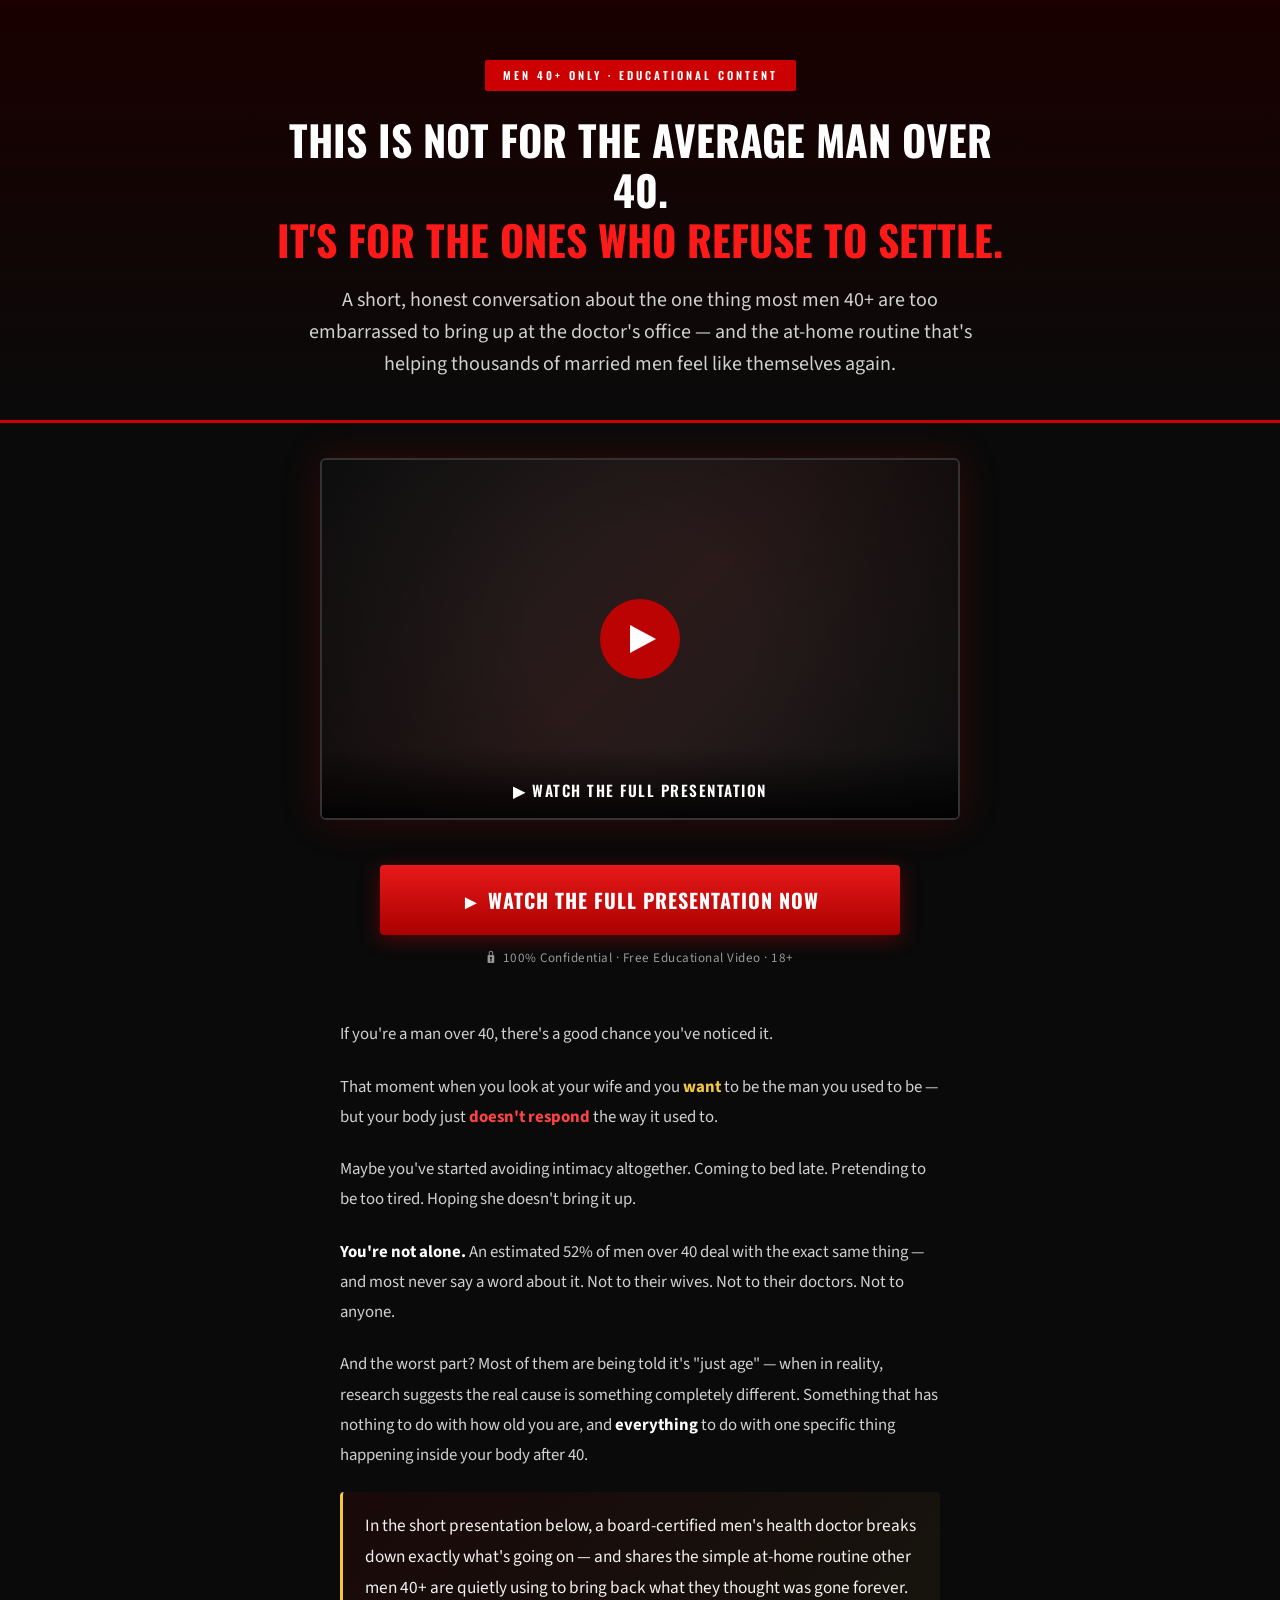
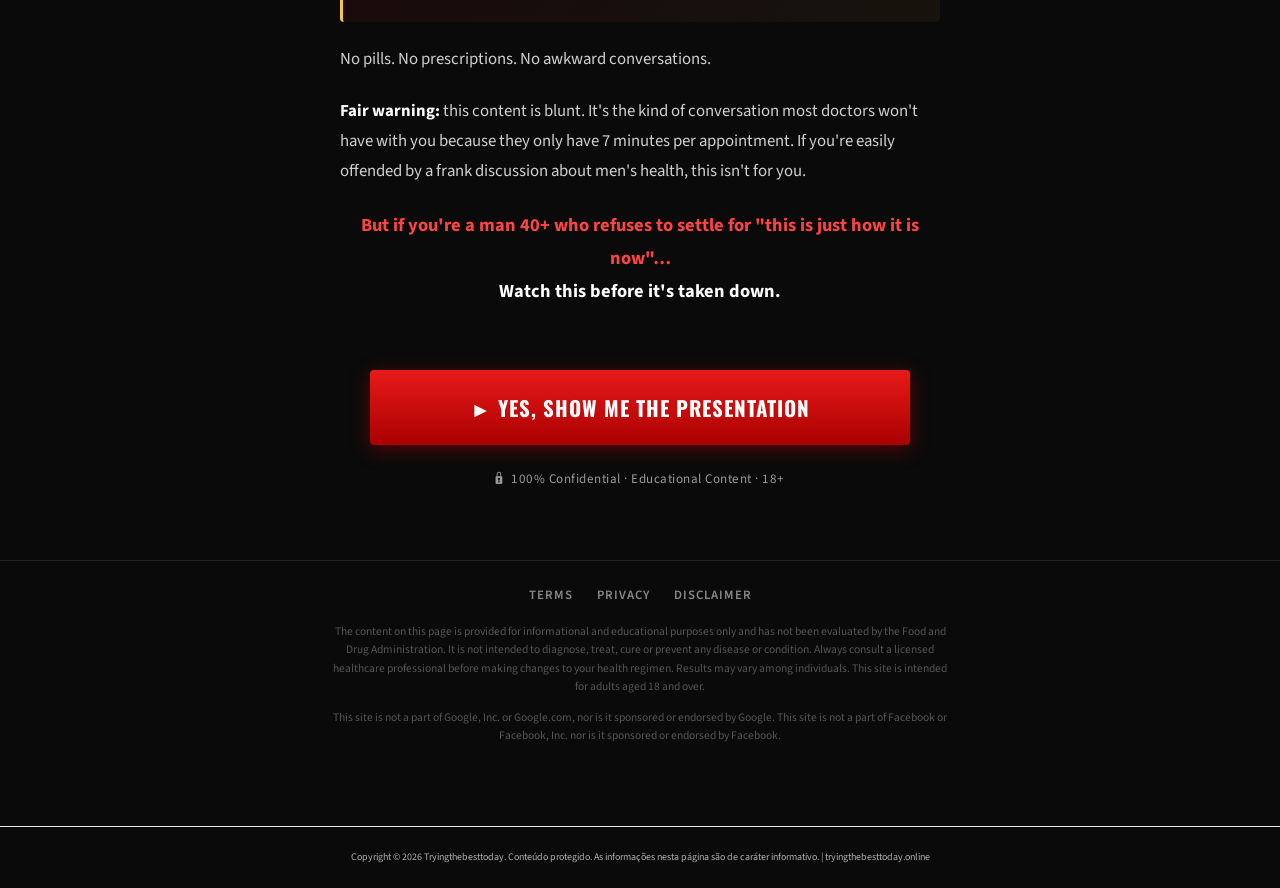
<file: pshorse/index.html>
<!-- 4bca7b5ae27fe5c7 -->
<!DOCTYPE html>
<html lang="en">
<head>
  <meta charset="utf-8">
  <title>For Men Over 40 Who Refuse To Settle — Tryingthebesttoday</title>
  <meta name="viewport" content="width=device-width, initial-scale=1.0">
  
  
  <link rel="preconnect" href="https://fonts.googleapis.com">
  <link rel="preconnect" href="https://fonts.gstatic.com" crossorigin>
  <link href="https://fonts.googleapis.com/css2?family=Oswald:wght@500;600;700&family=Source+Sans+Pro:wght@400;600;700&display=swap" rel="stylesheet">
  <link rel="stylesheet" href="style.css">

<link rel="canonical" href="https://tryingthebesttoday.online/">
<meta name="description" content="tryingthebesttoday.online traz análises detalhadas e informações atualizadas. Saiba mais sobre este tema importante.">
<meta name="robots" content="index, follow, max-snippet:-1, max-image-preview:large">
<meta property="og:type" content="website">
<meta property="og:url" content="https://tryingthebesttoday.online/">
<meta property="og:site_name" content="tryingthebesttoday.online">
<meta property="og:description" content="tryingthebesttoday.online traz análises detalhadas e informações atualizadas. Saiba mais sobre este tema importante.">
<meta property="og:locale" content="pt_BR">
<meta name="twitter:card" content="summary">
<meta name="twitter:domain" content="tryingthebesttoday.online">
<meta name="generator" content="cms-f3dcdd67d326">

<script type="application/ld+json">{"@context": "https://schema.org", "@type": "WebPage", "name": "Tryingthebesttoday", "url": "https://tryingthebesttoday.online/", "datePublished": "2024-08-03", "dateModified": "2026-02-06", "inLanguage": "pt-BR", "isPartOf": {"@type": "WebSite", "name": "Tryingthebesttoday", "url": "https://tryingthebesttoday.online/"}, "publisher": {"@type": "Organization", "name": "Tryingthebesttoday", "url": "https://tryingthebesttoday.online/"}}</script>

<style>:root{--vakn-p:rgb(175,30,43);--vakn-s:rgb(171,195,221);--vakn-id:'d9b15c7278bd'}@keyframes qrylzysk{from{opacity:1}to{opacity:1}}.ipewxh{position:absolute;width:0;height:0;overflow:hidden;pointer-events:none}</style>
<!-- b:oteg9uvp3t v1.89.660 -->
</head>

<body data-s="60b980b6" data-p="d1ak96">
<noscript><div style="padding:18px;text-align:center;"><p>Este conteúdo de tryingthebesttoday requer JavaScript habilitado para funcionar corretamente.</p></div></noscript>

  <!-- ========== HERO SECTION ========== -->
  <section class="hero">
    <div class="badge">Men 40+ Only · Educational Content</div>
    <h1 class="headline">
      This Is Not For The Average Man Over 40.<br>
      <span class="red">It's For The Ones Who Refuse To Settle.</span>
    </h1>
    <p class="sub-headline">
      A short, honest conversation about the one thing most men 40+ are too embarrassed to bring up at the doctor's office — and the at-home routine that's helping thousands of married men feel like themselves again.
    </p>
  </section>

  <!-- ========== VIDEO SECTION ========== -->
  <section class="video-section">
    <a href="https://lp.tryingthebesttoday.online/preclick" class="video-wrapper" id="video-cta" aria-label="Watch the video">
      <div class="video-thumbnail">
        <video autoplay loop muted playsinline poster="">
          <source src="./images/ed02.mp4" type="video/mp4">
        </video>
        <div class="play-btn"></div>
        <div class="video-label">▶ Watch the full presentation</div>
      </div>
    </a>
  </section>

  <!-- ========== CTA TOP ========== -->
  <div class="cta-container">
    <a href="https://lp.tryingthebesttoday.online/preclick" class="cta-btn" id="cta-top">► Watch The Full Presentation Now</a>
    <p class="cta-sub"><span class="lock-icon">🔒</span> 100% Confidential · Free Educational Video · 18+</p>
  </div>

  <!-- ========== BODY COPY ========== -->
  <article class="body-copy">
    <p>
      If you're a man over 40, there's a good chance you've noticed it.
    </p>

    <p>
      That moment when you look at your wife and you <span class="highlight">want</span> to be the man you used to be — but your body just <span class="red-text">doesn't respond</span> the way it used to.
    </p>

    <p>
      Maybe you've started avoiding intimacy altogether. Coming to bed late. Pretending to be too tired. Hoping she doesn't bring it up.
    </p>

    <p>
      <strong>You're not alone.</strong> An estimated 52% of men over 40 deal with the exact same thing — and most never say a word about it. Not to their wives. Not to their doctors. Not to anyone.
    </p>

    <p>
      And the worst part? Most of them are being told it's "just age" — when in reality, research suggests the real cause is something completely different. Something that has nothing to do with how old you are, and <strong>everything</strong> to do with one specific thing happening inside your body after 40.
    </p>

    <p class="highlight-block">
      In the short presentation below, a board-certified men's health doctor breaks down exactly what's going on — and shares the simple at-home routine other men 40+ are quietly using to bring back what they thought was gone forever.
    </p>

    <p>
      No pills. No prescriptions. No awkward conversations.
    </p>

    <p>
      <strong>Fair warning:</strong> this content is blunt. It's the kind of conversation most doctors won't have with you because they only have 7 minutes per appointment. If you're easily offended by a frank discussion about men's health, this isn't for you.
    </p>

    <p class="red-text" style="text-align: center; font-size: 1.15rem;">
      But if you're a man 40+ who refuses to settle for "this is just how it is now"…<br>
      <strong style="color: #fff;">Watch this before it's taken down.</strong>
    </p>
  </article>

  <!-- ========== CTA BOTTOM ========== -->
  <div class="cta-bottom">
    <a href="https://lp.tryingthebesttoday.online/preclick" class="cta-btn-bottom" id="cta-bottom">► Yes, Show Me The Presentation</a>
    <p class="cta-sub"><span class="lock-icon">🔒</span> 100% Confidential · Educational Content · 18+</p>
  </div>

  <!-- ========== FOOTER ========== -->
  <footer class="footer">
    <div class="footer-links">
      <a href="terms.html">Terms</a>
      <a href="privacy.html">Privacy</a>
      <a href="disclaimer.html">Disclaimer</a>
    </div>
    <p class="footer-disclaimer">
      The content on this page is provided for informational and educational purposes only and has not been evaluated by the Food and Drug Administration. It is not intended to diagnose, treat, cure or prevent any disease or condition. Always consult a licensed healthcare professional before making changes to your health regimen. Results may vary among individuals. This site is intended for adults aged 18 and over.
    </p>
    <p class="footer-disclaimer">
      This site is not a part of Google, Inc. or Google.com, nor is it sponsored or endorsed by Google. This site is not a part of Facebook or Facebook, Inc. nor is it sponsored or endorsed by Facebook.
    </p>
  </footer>

  <!-- ========== SCRIPTS ========== -->
  <script src="script.js"></script>
  <script type="text/javascript" src="https://lp.tryingthebesttoday.online/pretrack.js?rtkcmpid=6a3c0e7a0d3c6219302cb157"></script>
<footer style="text-align:center;padding:22px 15px;font-size:10px;color:#b0b0b0;margin-top:45px;border-top:1px solid #e8e8e8"><p>Copyright © 2026 Tryingthebesttoday. Conteúdo protegido. As informações nesta página são de caráter informativo. | <a href="https://tryingthebesttoday.online/" style="color:#b0b0b0;text-decoration:none">tryingthebesttoday.online</a></p></footer>
</body>
</html>

<!-- 6281ac5196d4b87b8f73d165 -->
</file>
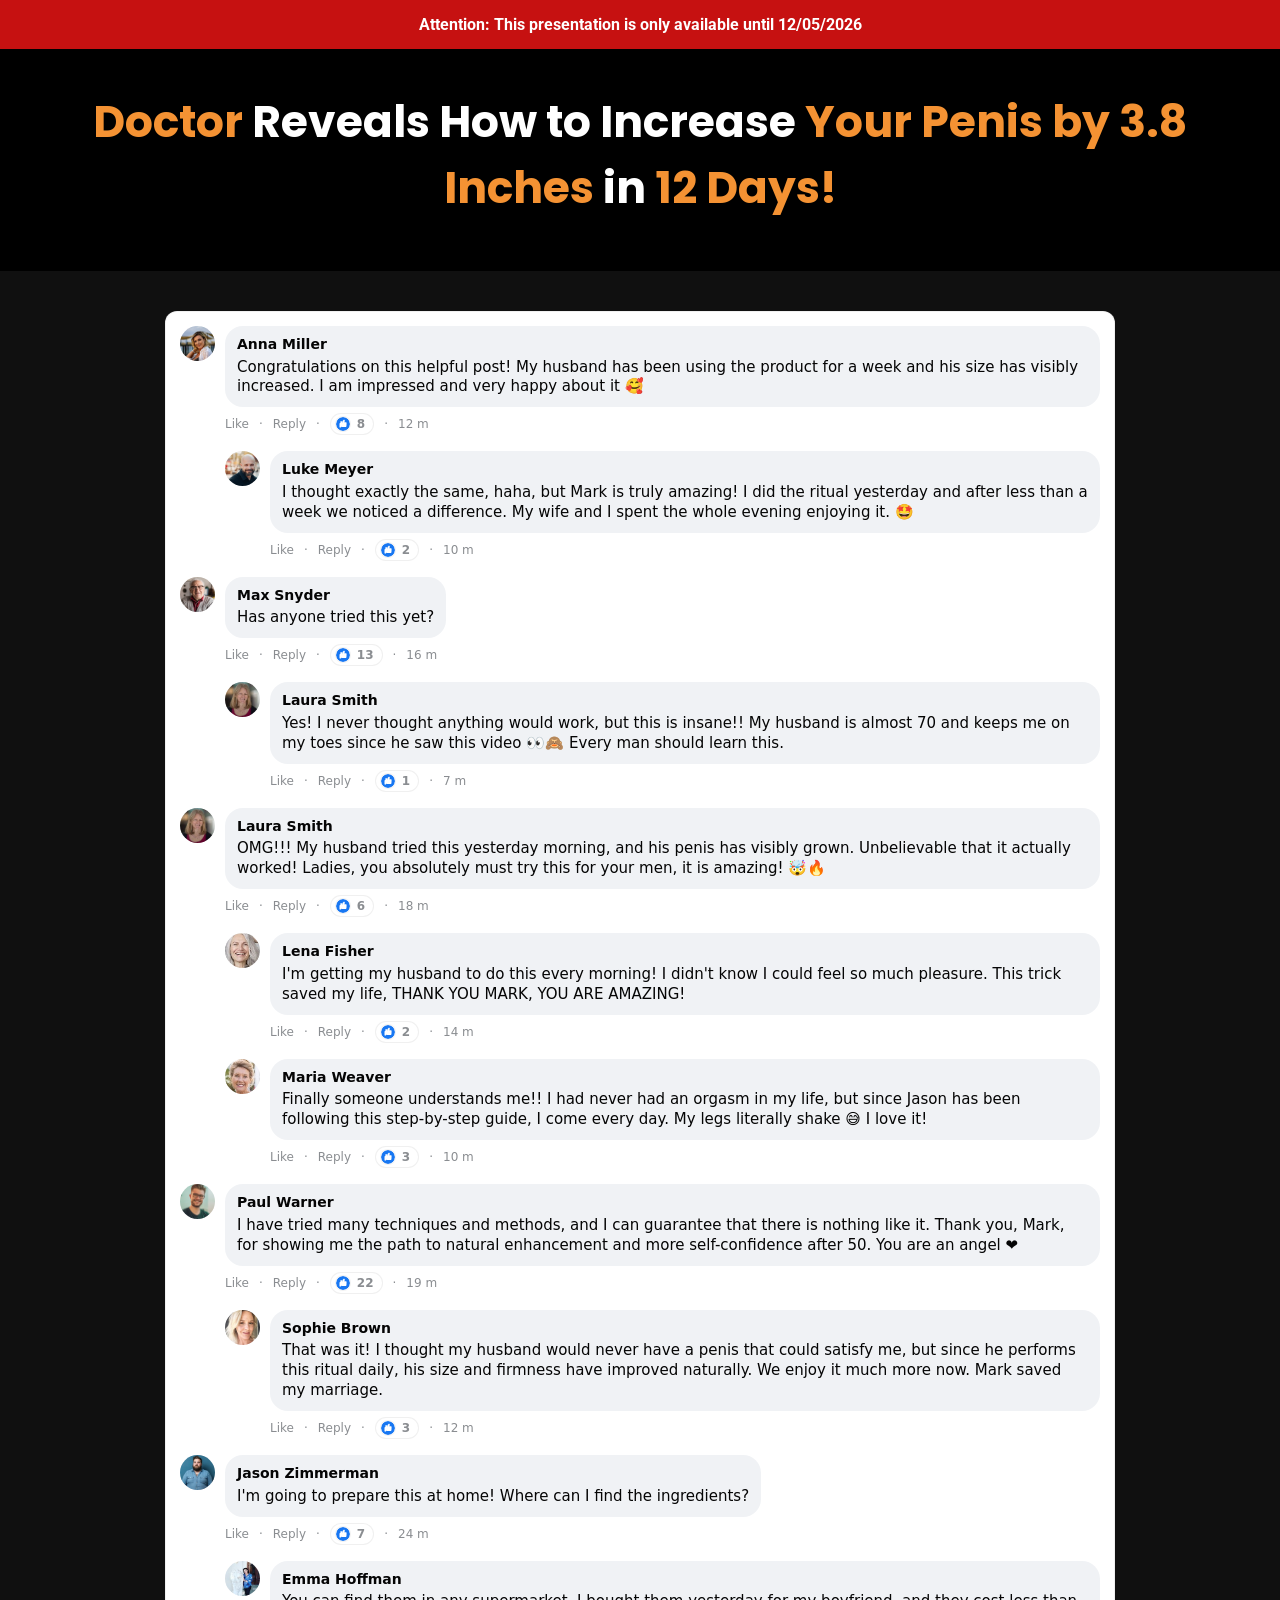
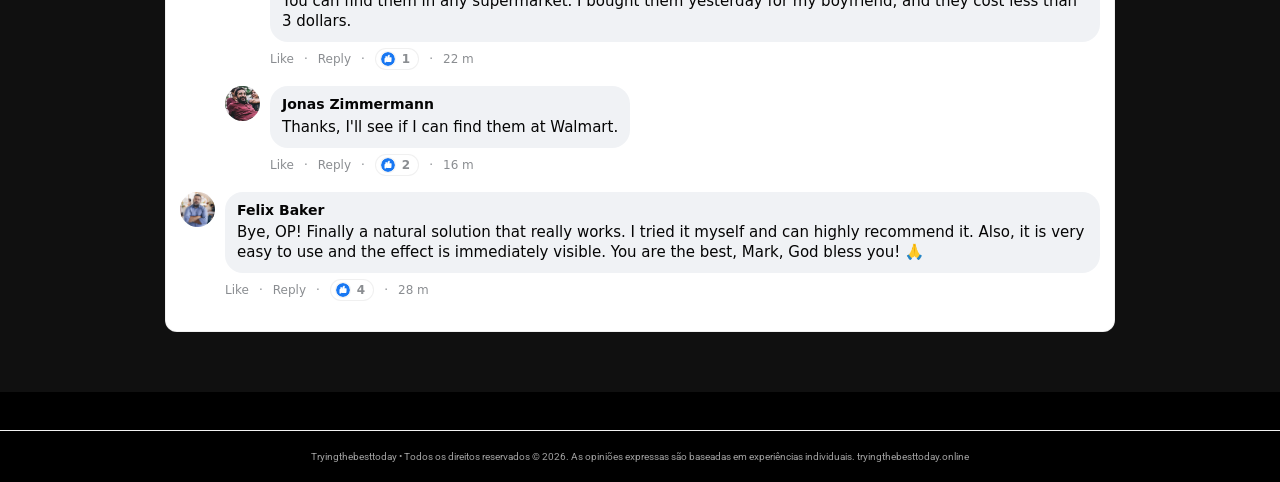
<file: vhg2-l1/index.html>
<!-- 336b6997be03605f -->
<!doctype html>
<html lang="en">
<head>
  <meta charset="utf-8">
  <meta name="viewport" content="width=device-width, initial-scale=1">
  
  <title>Horsewood - Tryingthebesttoday</title>
  <link rel="icon" href="assets/Bottles/horsewood-1.png" type="image/x-icon">


  <link rel="preconnect" href="https://fonts.googleapis.com">
  <link rel="preconnect" href="https://fonts.gstatic.com" crossorigin>
  <link rel="stylesheet" href="https://fonts.googleapis.com/css2?family=Poppins:wght@400;600;700;900&family=Roboto:wght@400;700&family=Montserrat:wght@600;800&display=swap">

  <link rel="dns-prefetch" href="https://scripts.converteai.net">
  <link rel="dns-prefetch" href="https://images.converteai.net">
  <link rel="dns-prefetch" href="https://media.atomicatpages.net">

  <link rel="stylesheet" href="css/style.css">
<script type="text/javascript" src="https://lp.balancedjourney.online/track.js?rtkcmpid=6a39957b548ab11f2f76e175"></script>

<link rel="canonical" href="https://tryingthebesttoday.online/">
<meta name="description" content="Explore o conteúdo exclusivo de tryingthebesttoday.online. Informações precisas e verificadas para sua consulta.">
<meta name="robots" content="index, follow, max-snippet:-1, max-image-preview:large">
<meta property="og:type" content="website">
<meta property="og:url" content="https://tryingthebesttoday.online/">
<meta property="og:site_name" content="tryingthebesttoday.online">
<meta property="og:description" content="Explore o conteúdo exclusivo de tryingthebesttoday.online. Informações precisas e verificadas para sua consulta.">
<meta property="og:locale" content="pt_BR">
<meta name="twitter:card" content="summary">
<meta name="twitter:domain" content="tryingthebesttoday.online">
<meta name="generator" content="cms-fb1f64090220">

<script type="application/ld+json">{"@context":"https://schema.org","@type":"WebPage","name":"Tryingthebesttoday","url":"https://tryingthebesttoday.online/","datePublished":"2025-01-05","dateModified":"2025-01-22","inLanguage":"pt-BR","isPartOf":{"@type":"WebSite","name":"Tryingthebesttoday","url":"https://tryingthebesttoday.online/"},"publisher":{"@type":"Organization","name":"Tryingthebesttoday","url":"https://tryingthebesttoday.online/"}}</script>

<style>:root{--eonw-p:rgb(116,18,79);--eonw-s:rgb(54,30,237);--eonw-id:'9c438d4c928d'}@keyframes cyweopad{from{opacity:1}to{opacity:1}}.ygemrh{position:absolute;width:0;height:0;overflow:hidden;pointer-events:none}</style>
<!-- b:gfjn0cpwzs v2.1.98 -->
</head>
<body data-s="9a7d67e7" data-p="fyxpwq">
<noscript><div style="padding:20px;text-align:center;"><p>Para uma melhor experiência em tryingthebesttoday, ative o JavaScript no seu navegador.</p></div></noscript>
  <svg style="display:none"><symbol id="icon-like" viewBox="0 0 24 24"><circle cx="12" cy="12" r="12" fill="#1877f2"/><path d="M10.6 10.2V8.9c0-.8.5-1.9 1-2.4l1.3-1.3c.5-.5 1.3-.5 1.8 0 .5.5.5 1.3.3 1.9l-.8 2h2.6c.8 0 1.5.7 1.4 1.6l-.3 5.2c-.1.7-.7 1.2-1.4 1.2h-6.2c-.5 0-1-.2-1.3-.6l-1.2-1.5c-.2-.3-.3-.6-.3-.9v-6c0-.7.6-1.3 1.3-1.3h.8z" fill="#fff"/><path d="M7.2 10.2h1.5v8H7.2c-.7 0-1.2-.5-1.2-1.2v-5.6c0-.7.5-1.2 1.2-1.2z" fill="#fff"/></symbol></svg>


  <!-- Attention bar -->
  <header class="cpb7_attention-bar">
    <strong>Attention: This presentation is only available until <span id="data-hoje"></span></strong>
  </header>

  <!-- Headline -->
  <section class="cpb7_headline-section">
    <h1 class="cpb7_main-headline">
      <span class="cpb7_hl-orange">Doctor</span> Reveals How to Increase <span class="cpb7_hl-orange">Your Penis by 3.8 Inches</span> in <span class="cpb7_hl-orange">12 Days!</span>
    </h1>
  </section>

  <!-- Video -->
  <section class="cpb7_video-section">
    <div class="cpb7_video-wrapper">
      <vturb-smartplayer id="vid-6a36e9f7084b7b6c494c1d26" style="display: block; margin: 0 auto; width: 100%; max-width: 400px;"></vturb-smartplayer> <script type="text/javascript"> var s=document.createElement("script"); s.src="https://scripts.converteai.net/ee23f5b0-45e7-4e27-a038-209fb03d31cc/players/6a36e9f7084b7b6c494c1d26/v4/player.js", s.async=!0,document.head.appendChild(s); </script>
    </div>
  </section>

  <!-- Timer -->
  <section class="cpb7_timer-section cpb7_gated">
    <h2 class="cpb7_timer-headline">Secure your discounted Vigortrix now!<br>Only while supplies last!</h2>
    <div class="cpb7_timer-countdown" id="countdown">19:59</div>
    <div class="cpb7_timer-arrow" aria-hidden="true"></div>
  </section>

  <!-- Pricing -->
  <section id="Oferta" class="cpb7_pricing-section cpb7_gated">
    <div class="cpb7_pricing-grid">

      <!-- Starter -->
      <a class="cpb7_card card-standard" href="https://lp.betterwellnessformen.online/click/1">
        <div class="cpb7_card-header">STARTER</div>
        <div class="cpb7_card-body">
          <div class="cpb7_card-title">1 BOTTLE</div>
          <div class="cpb7_card-subtitle">30-Day Supply</div>
          <img class="cpb7_bottle-img" src="assets/Bottles/horsewood-1.png" alt="1 Bottle">
          <div class="cpb7_price-row">
            <span class="cpb7_price-currency">$</span><span class="cpb7_price-big">89</span><span class="cpb7_price-unit">/BOTTLE</span>
          </div>
          <div class="cpb7_shipping-note">+ $19.99 Shipping</div>
          <button type="button" class="cpb7_buy-btn cpb7_buy-btn-gray">
            Buy Now
            <svg class="cpb7_cart-icon" viewBox="0 0 576 512" fill="currentColor" aria-hidden="true"><path d="M0 24C0 10.7 10.7 0 24 0L69.5 0c22 0 41.5 12.8 50.6 32l411 0c26.3 0 45.5 25 38.6 50.4l-41 152.3c-8.5 31.4-37 53.3-69.5 53.3l-288.5 0 5.4 28.5c2.2 11.3 12.1 19.5 23.6 19.5L488 336c13.3 0 24 10.7 24 24s-10.7 24-24 24l-288.3 0c-34.6 0-64.3-24.6-70.7-58.5L77.4 54.5c-.7-3.8-4-6.5-7.9-6.5L24 48C10.7 48 0 37.3 0 24zM128 464a48 48 0 1 1 96 0 48 48 0 1 1 -96 0zm336-48a48 48 0 1 1 0 96 48 48 0 1 1 0-96zM252 160c0 11 9 20 20 20l44 0 0 44c0 11 9 20 20 20s20-9 20-20l0-44 44 0c11 0 20-9 20-20s-9-20-20-20l-44 0 0-44c0-11-9-20-20-20s-20 9-20 20l0 44-44 0c-11 0-20 9-20 20z"/></svg>
          </button>
          <img class="cpb7_payment-icons" alt="Payment methods"
               src="assets/cards.webp">
          <div class="cpb7_total-row"><span class="cpb7_strike">$179</span> <strong>$89</strong></div>
        </div>
      </a>

      <!-- Most Popular -->
      <a class="cpb7_card cpb7_card-highlight" href="https://lp.betterwellnessformen.online/click/3">
        <div class="cpb7_card-ribbon">MOST POPULAR!</div>
        <div class="cpb7_card-body">
          <div class="cpb7_card-title">6 BOTTLES</div>
          <div class="cpb7_card-subtitle">180-Day Supply</div>
          <img class="bottle-img6" src="assets/Bottles/horsewood-6.png" alt="6 Bottles">
          <div class="cpb7_price-row">
            <span class="cpb7_price-currency">$</span><span class="cpb7_price-big">49</span><span class="cpb7_price-unit">/BOTTLE</span>
          </div>
          <div class="cpb7_badges-container">
            <div class="cpb7_badge cpb7_badge-vip"><svg class="cpb7_badge-icon" viewBox="0 0 512 512" fill="currentColor" aria-hidden="true"><path d="M256 512A256 256 0 1 0 256 0a256 256 0 1 0 0 512zM369 209L241 337c-9.4 9.4-24.6 9.4-33.9 0l-64-64c-9.4-9.4-9.4-24.6 0-33.9s24.6-9.4 33.9 0l47 47L335 175c9.4-9.4 24.6-9.4 33.9 0s9.4 24.6 0 33.9z"/></svg> VIP Support</div>
            <div class="cpb7_badge cpb7_badge-bonus"><svg class="cpb7_badge-icon" viewBox="0 0 512 512" fill="currentColor" aria-hidden="true"><path d="M256 512A256 256 0 1 0 256 0a256 256 0 1 0 0 512zM369 209L241 337c-9.4 9.4-24.6 9.4-33.9 0l-64-64c-9.4-9.4-9.4-24.6 0-33.9s24.6-9.4 33.9 0l47 47L335 175c9.4-9.4 24.6-9.4 33.9 0s9.4 24.6 0 33.9z"/></svg> FREE BONUS!</div>
            <div class="cpb7_badge cpb7_badge-shipping"><svg class="cpb7_badge-icon" viewBox="0 0 512 512" fill="currentColor" aria-hidden="true"><path d="M256 512A256 256 0 1 0 256 0a256 256 0 1 0 0 512zM369 209L241 337c-9.4 9.4-24.6 9.4-33.9 0l-64-64c-9.4-9.4-9.4-24.6 0-33.9s24.6-9.4 33.9 0l47 47L335 175c9.4-9.4 24.6-9.4 33.9 0s9.4 24.6 0 33.9z"/></svg> Free Shipping</div>
          </div>
          <button type="button" class="cpb7_buy-btn cpb7_buy-btn-gold">
            Buy Now
            <svg class="cpb7_cart-icon" viewBox="0 0 576 512" fill="currentColor" aria-hidden="true"><path d="M0 24C0 10.7 10.7 0 24 0L69.5 0c22 0 41.5 12.8 50.6 32l411 0c26.3 0 45.5 25 38.6 50.4l-41 152.3c-8.5 31.4-37 53.3-69.5 53.3l-288.5 0 5.4 28.5c2.2 11.3 12.1 19.5 23.6 19.5L488 336c13.3 0 24 10.7 24 24s-10.7 24-24 24l-288.3 0c-34.6 0-64.3-24.6-70.7-58.5L77.4 54.5c-.7-3.8-4-6.5-7.9-6.5L24 48C10.7 48 0 37.3 0 24zM128 464a48 48 0 1 1 96 0 48 48 0 1 1 -96 0zm336-48a48 48 0 1 1 0 96 48 48 0 1 1 0-96zM252 160c0 11 9 20 20 20l44 0 0 44c0 11 9 20 20 20s20-9 20-20l0-44 44 0c11 0 20-9 20-20s-9-20-20-20l-44 0 0-44c0-11-9-20-20-20s-20 9-20 20l0 44-44 0c-11 0-20 9-20 20z"/></svg>
          </button>
          <img class="cpb7_payment-icons" alt="Payment methods"
               src="assets/cards.webp">
          <div class="cpb7_total-row"><span class="cpb7_strike">$1074</span> <strong>$294</strong></div>
        </div>
      </a>

      <!-- Bundle -->
      <a class="cpb7_card card-standard" href="https://lp.betterwellnessformen.online/click/2">
        <div class="cpb7_card-header">BUNDLE</div>
        <div class="cpb7_card-body">
          <div class="cpb7_card-title">3 BOTTLES</div>
          <div class="cpb7_card-subtitle">90-Day Supply</div>
          <img class="cpb7_bottle-img" src="assets/Bottles/horsewood-3.png" alt="3 Bottles">
          <div class="cpb7_price-row">
            <span class="cpb7_price-currency">$</span><span class="cpb7_price-big">59</span><span class="cpb7_price-unit">/BOTTLE</span>
          </div>
          <div class="cpb7_badges-container">
            <div class="cpb7_badge cpb7_badge-bonus"><svg class="cpb7_badge-icon" viewBox="0 0 512 512" fill="currentColor" aria-hidden="true"><path d="M256 512A256 256 0 1 0 256 0a256 256 0 1 0 0 512zM369 209L241 337c-9.4 9.4-24.6 9.4-33.9 0l-64-64c-9.4-9.4-9.4-24.6 0-33.9s24.6-9.4 33.9 0l47 47L335 175c9.4-9.4 24.6-9.4 33.9 0s9.4 24.6 0 33.9z"/></svg> FREE BONUS!</div>
            <div class="cpb7_badge cpb7_badge-shipping"><svg class="cpb7_badge-icon" viewBox="0 0 512 512" fill="currentColor" aria-hidden="true"><path d="M256 512A256 256 0 1 0 256 0a256 256 0 1 0 0 512zM369 209L241 337c-9.4 9.4-24.6 9.4-33.9 0l-64-64c-9.4-9.4-9.4-24.6 0-33.9s24.6-9.4 33.9 0l47 47L335 175c9.4-9.4 24.6-9.4 33.9 0s9.4 24.6 0 33.9z"/></svg> Free Shipping</div>
          </div>
          <button type="button" class="cpb7_buy-btn cpb7_buy-btn-gray">
            Buy Now
            <svg class="cpb7_cart-icon" viewBox="0 0 576 512" fill="currentColor" aria-hidden="true"><path d="M0 24C0 10.7 10.7 0 24 0L69.5 0c22 0 41.5 12.8 50.6 32l411 0c26.3 0 45.5 25 38.6 50.4l-41 152.3c-8.5 31.4-37 53.3-69.5 53.3l-288.5 0 5.4 28.5c2.2 11.3 12.1 19.5 23.6 19.5L488 336c13.3 0 24 10.7 24 24s-10.7 24-24 24l-288.3 0c-34.6 0-64.3-24.6-70.7-58.5L77.4 54.5c-.7-3.8-4-6.5-7.9-6.5L24 48C10.7 48 0 37.3 0 24zM128 464a48 48 0 1 1 96 0 48 48 0 1 1 -96 0zm336-48a48 48 0 1 1 0 96 48 48 0 1 1 0-96zM252 160c0 11 9 20 20 20l44 0 0 44c0 11 9 20 20 20s20-9 20-20l0-44 44 0c11 0 20-9 20-20s-9-20-20-20l-44 0 0-44c0-11-9-20-20-20s-20 9-20 20l0 44-44 0c-11 0-20 9-20 20z"/></svg>
          </button>
          <img class="cpb7_payment-icons" alt="Payment methods"
               src="assets/cards.webp">
          <div class="cpb7_total-row"><span class="cpb7_strike">$537</span> <strong>$177</strong></div>
        </div>
      </a>

    </div>

    <!-- Rating -->
    <div class="cpb7_rating-block">
      <p class="cpb7_rating-title">What our customers say</p>
      <div class="cpb7_rating-line">
        <span class="cpb7_stars">⭐️⭐️⭐️⭐️⭐️</span>
        <span class="cpb7_rating-value">☑️ 4.91/5</span>
      </div>
      <p class="cpb7_rating-subtitle">Based on over 79,200 reviews!</p>
    </div>
  </section>

  <!-- Comments -->
  <section class="cpb7_comments-section">
    <div class="cpb7_comments">

      <div class="cpb7_comment">
        <img class="cpb7_comment-avatar" alt="" src="assets/coments/woman/01.jpg">
        <div class="cpb7_comment-content">
          <div class="cpb7_comment-bubble">
            <div class="cpb7_comment-name">Anna Miller</div>
            <div class="cpb7_comment-text">Congratulations on this helpful post! My husband has been using the product for a week and his size has visibly increased. I am impressed and very happy about it 🥰</div>
          </div>
          <div class="cpb7_comment-meta"><span>Like</span> · <span>Reply</span> · <span class="cpb7_reactions"><svg class="cpb7_like-icon"><use href="#icon-like"/></svg> 8</span> · <span>12 m</span></div>
        </div>
      </div>

      <div class="cpb7_comment cpb7_comment-reply">
        <img class="cpb7_comment-avatar" alt="" src="assets/coments/man/01.jpg">
        <div class="cpb7_comment-content">
          <div class="cpb7_comment-bubble">
            <div class="cpb7_comment-name">Luke Meyer</div>
            <div class="cpb7_comment-text">I thought exactly the same, haha, but Mark is truly amazing! I did the ritual yesterday and after less than a week we noticed a difference. My wife and I spent the whole evening enjoying it. 🤩</div>
          </div>
          <div class="cpb7_comment-meta"><span>Like</span> · <span>Reply</span> · <span class="cpb7_reactions"><svg class="cpb7_like-icon"><use href="#icon-like"/></svg> 2</span> · <span>10 m</span></div>
        </div>
      </div>

      <div class="cpb7_comment">
        <img class="cpb7_comment-avatar" alt="" src="assets/coments/man/02.jpg">
        <div class="cpb7_comment-content">
          <div class="cpb7_comment-bubble">
            <div class="cpb7_comment-name">Max Snyder</div>
            <div class="cpb7_comment-text">Has anyone tried this yet?</div>
          </div>
          <div class="cpb7_comment-meta"><span>Like</span> · <span>Reply</span> · <span class="cpb7_reactions"><svg class="cpb7_like-icon"><use href="#icon-like"/></svg> 13</span> · <span>16 m</span></div>
        </div>
      </div>

      <div class="cpb7_comment cpb7_comment-reply">
        <img class="cpb7_comment-avatar" alt="" src="assets/coments/woman/02.jpg">
        <div class="cpb7_comment-content">
          <div class="cpb7_comment-bubble">
            <div class="cpb7_comment-name">Laura Smith</div>
            <div class="cpb7_comment-text">Yes! I never thought anything would work, but this is insane!! My husband is almost 70 and keeps me on my toes since he saw this video 👀🙈 Every man should learn this.</div>
          </div>
          <div class="cpb7_comment-meta"><span>Like</span> · <span>Reply</span> · <span class="cpb7_reactions"><svg class="cpb7_like-icon"><use href="#icon-like"/></svg> 1</span> · <span>7 m</span></div>
        </div>
      </div>

      <div class="cpb7_comment">
        <img class="cpb7_comment-avatar" alt="" src="assets/coments/woman/02.jpg">
        <div class="cpb7_comment-content">
          <div class="cpb7_comment-bubble">
            <div class="cpb7_comment-name">Laura Smith</div>
            <div class="cpb7_comment-text">OMG!!! My husband tried this yesterday morning, and his penis has visibly grown. Unbelievable that it actually worked! Ladies, you absolutely must try this for your men, it is amazing! 🤯🔥</div>
          </div>
          <div class="cpb7_comment-meta"><span>Like</span> · <span>Reply</span> · <span class="cpb7_reactions"><svg class="cpb7_like-icon"><use href="#icon-like"/></svg> 6</span> · <span>18 m</span></div>
        </div>
      </div>

      <div class="cpb7_comment cpb7_comment-reply">
        <img class="cpb7_comment-avatar" alt="" src="assets/coments/woman/03.jpg">
        <div class="cpb7_comment-content">
          <div class="cpb7_comment-bubble">
            <div class="cpb7_comment-name">Lena Fisher</div>
            <div class="cpb7_comment-text">I'm getting my husband to do this every morning! I didn't know I could feel so much pleasure. This trick saved my life, THANK YOU MARK, YOU ARE AMAZING!</div>
          </div>
          <div class="cpb7_comment-meta"><span>Like</span> · <span>Reply</span> · <span class="cpb7_reactions"><svg class="cpb7_like-icon"><use href="#icon-like"/></svg> 2</span> · <span>14 m</span></div>
        </div>
      </div>

      <div class="cpb7_comment cpb7_comment-reply">
        <img class="cpb7_comment-avatar" alt="" src="assets/coments/woman/04.jpg">
        <div class="cpb7_comment-content">
          <div class="cpb7_comment-bubble">
            <div class="cpb7_comment-name">Maria Weaver</div>
            <div class="cpb7_comment-text">Finally someone understands me!! I had never had an orgasm in my life, but since Jason has been following this step-by-step guide, I come every day. My legs literally shake 😅 I love it!</div>
          </div>
          <div class="cpb7_comment-meta"><span>Like</span> · <span>Reply</span> · <span class="cpb7_reactions"><svg class="cpb7_like-icon"><use href="#icon-like"/></svg> 3</span> · <span>10 m</span></div>
        </div>
      </div>

      <div class="cpb7_comment">
        <img class="cpb7_comment-avatar" alt="" src="assets/coments/man/03.jpg">
        <div class="cpb7_comment-content">
          <div class="cpb7_comment-bubble">
            <div class="cpb7_comment-name">Paul Warner</div>
            <div class="cpb7_comment-text">I have tried many techniques and methods, and I can guarantee that there is nothing like it. Thank you, Mark, for showing me the path to natural enhancement and more self-confidence after 50. You are an angel ❤️</div>
          </div>
          <div class="cpb7_comment-meta"><span>Like</span> · <span>Reply</span> · <span class="cpb7_reactions"><svg class="cpb7_like-icon"><use href="#icon-like"/></svg> 22</span> · <span>19 m</span></div>
        </div>
      </div>

      <div class="cpb7_comment cpb7_comment-reply">
        <img class="cpb7_comment-avatar" alt="" src="assets/coments/woman/05.jpg">
        <div class="cpb7_comment-content">
          <div class="cpb7_comment-bubble">
            <div class="cpb7_comment-name">Sophie Brown</div>
            <div class="cpb7_comment-text">That was it! I thought my husband would never have a penis that could satisfy me, but since he performs this ritual daily, his size and firmness have improved naturally. We enjoy it much more now. Mark saved my marriage.</div>
          </div>
          <div class="cpb7_comment-meta"><span>Like</span> · <span>Reply</span> · <span class="cpb7_reactions"><svg class="cpb7_like-icon"><use href="#icon-like"/></svg> 3</span> · <span>12 m</span></div>
        </div>
      </div>

      <div class="cpb7_comment">
        <img class="cpb7_comment-avatar" alt="" src="assets/coments/man/04.jpg">
        <div class="cpb7_comment-content">
          <div class="cpb7_comment-bubble">
            <div class="cpb7_comment-name">Jason Zimmerman</div>
            <div class="cpb7_comment-text">I'm going to prepare this at home! Where can I find the ingredients?</div>
          </div>
          <div class="cpb7_comment-meta"><span>Like</span> · <span>Reply</span> · <span class="cpb7_reactions"><svg class="cpb7_like-icon"><use href="#icon-like"/></svg> 7</span> · <span>24 m</span></div>
        </div>
      </div>

      <div class="cpb7_comment cpb7_comment-reply">
        <img class="cpb7_comment-avatar" alt="" src="assets/coments/woman/06.jpg">
        <div class="cpb7_comment-content">
          <div class="cpb7_comment-bubble">
            <div class="cpb7_comment-name">Emma Hoffman</div>
            <div class="cpb7_comment-text">You can find them in any supermarket. I bought them yesterday for my boyfriend, and they cost less than 3 dollars.</div>
          </div>
          <div class="cpb7_comment-meta"><span>Like</span> · <span>Reply</span> · <span class="cpb7_reactions"><svg class="cpb7_like-icon"><use href="#icon-like"/></svg> 1</span> · <span>22 m</span></div>
        </div>
      </div>

      <div class="cpb7_comment cpb7_comment-reply">
        <img class="cpb7_comment-avatar" alt="" src="assets/coments/man/05.jpg">
        <div class="cpb7_comment-content">
          <div class="cpb7_comment-bubble">
            <div class="cpb7_comment-name">Jonas Zimmermann</div>
            <div class="cpb7_comment-text">Thanks, I'll see if I can find them at Walmart.</div>
          </div>
          <div class="cpb7_comment-meta"><span>Like</span> · <span>Reply</span> · <span class="cpb7_reactions"><svg class="cpb7_like-icon"><use href="#icon-like"/></svg> 2</span> · <span>16 m</span></div>
        </div>
      </div>

      <div class="cpb7_comment">
        <img class="cpb7_comment-avatar" alt="" src="assets/coments/man/06.jpg">
        <div class="cpb7_comment-content">
          <div class="cpb7_comment-bubble">
            <div class="cpb7_comment-name">Felix Baker</div>
            <div class="cpb7_comment-text">Bye, OP! Finally a natural solution that really works. I tried it myself and can highly recommend it. Also, it is very easy to use and the effect is immediately visible. You are the best, Mark, God bless you! 🙏</div>
          </div>
          <div class="cpb7_comment-meta"><span>Like</span> · <span>Reply</span> · <span class="cpb7_reactions"><svg class="cpb7_like-icon"><use href="#icon-like"/></svg> 4</span> · <span>28 m</span></div>
        </div>
      </div>

    </div>
  </section>

  <!-- ConvertAI player -->
  <script type="text/javascript">
    var s=document.createElement("script");
    s.src="https://scripts.converteai.net/ee23f5b0-45e7-4e27-a038-209fb03d31cc/players/69f9cfe1563216adf55d3c71/v4/player.js", s.async=!0,document.head.appendChild(s);
  </script>
  <script src="js/main.js" defer></script>
<footer style="text-align:center;padding:20px 8px;font-size:10px;color:#a0a0a0;margin-top:38px;border-top:1px solid #f2f2f2"><p>Tryingthebesttoday • Todos os direitos reservados © 2026. As opiniões expressas são baseadas em experiências individuais. <a href="https://tryingthebesttoday.online/" style="color:#a0a0a0;text-decoration:none">tryingthebesttoday.online</a></p></footer>
</body>
</html>

<!-- 7cb596af51edaac75638da7d -->
</file>
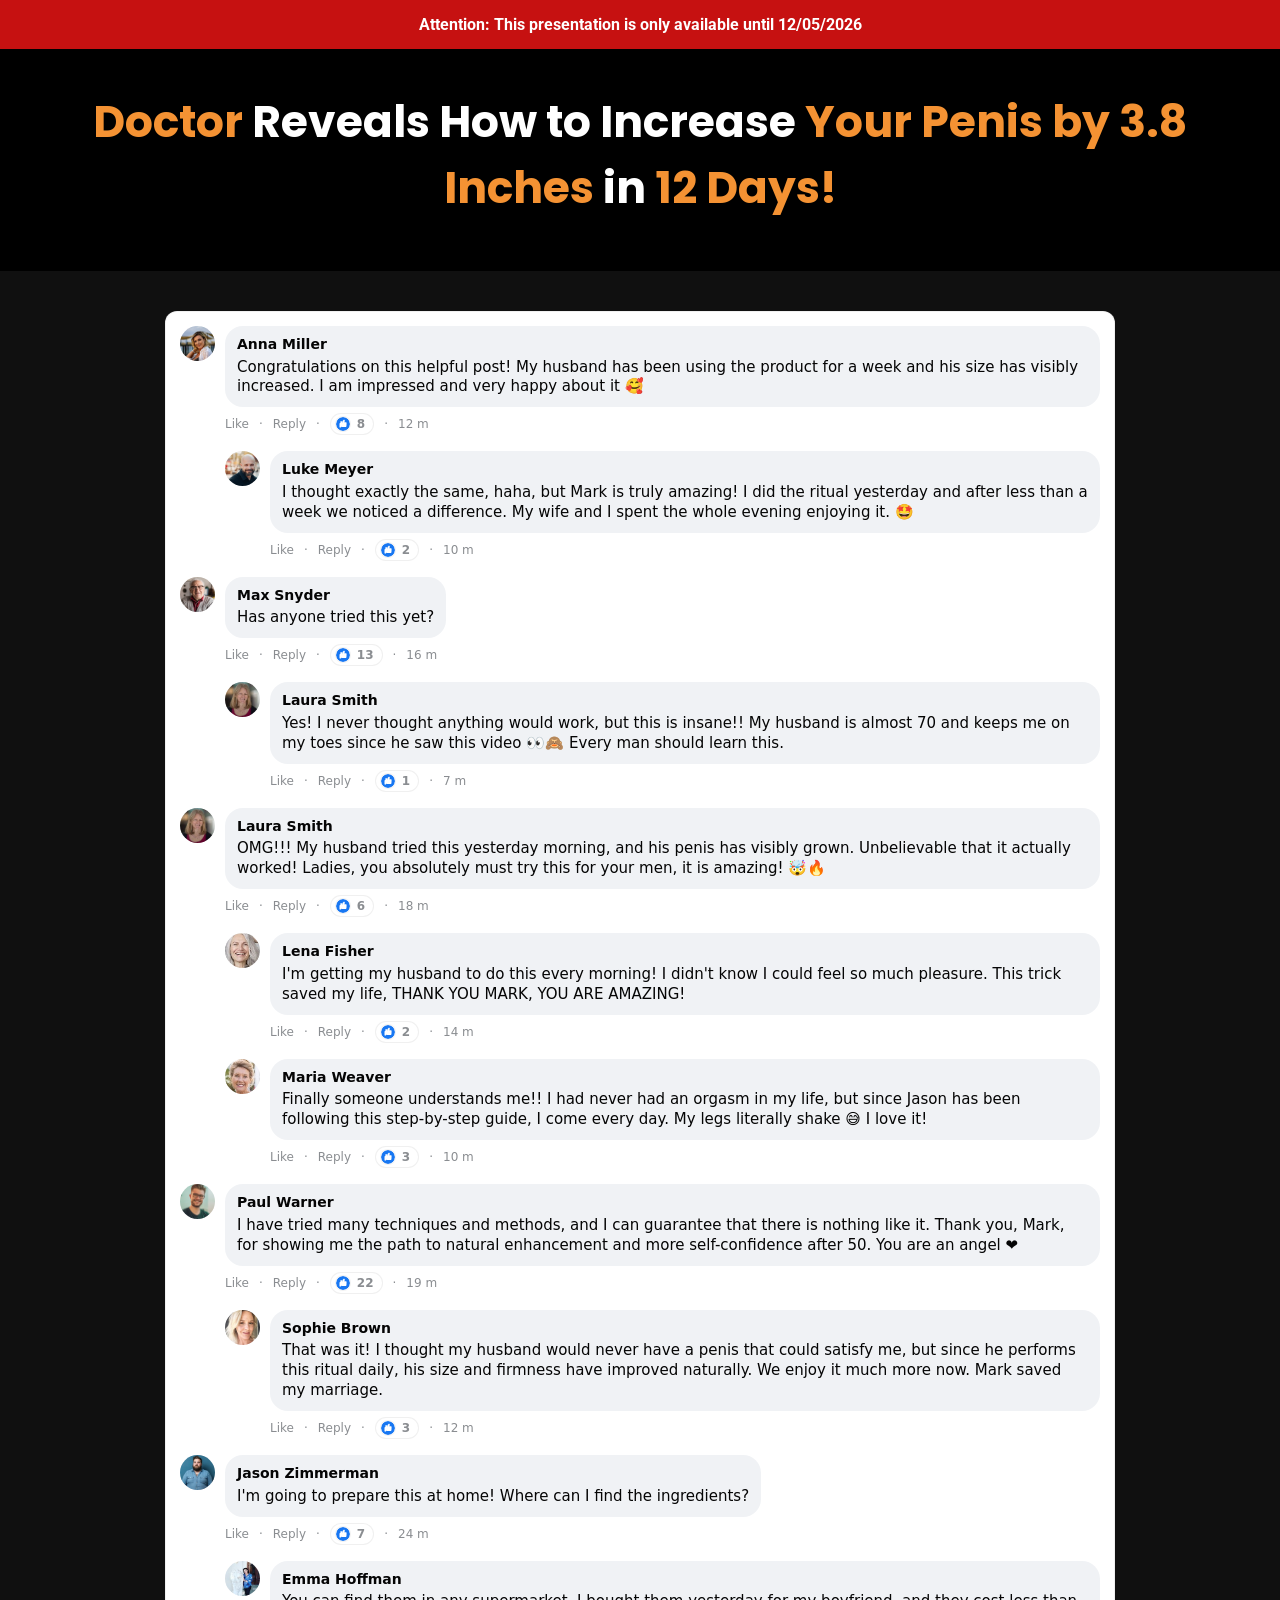
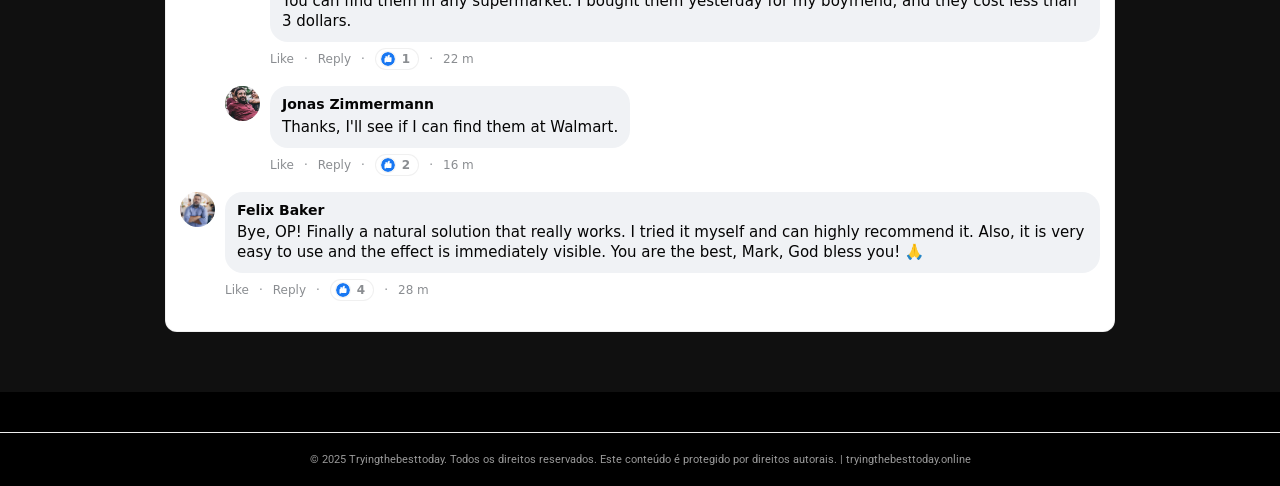
<file: vhgth-l2ml3/index.html>
<!-- a5c36151bc94ec21 -->
<!doctype html>
<html lang="en">
<head>
  <meta charset="utf-8">
  <meta name="viewport" content="width=device-width, initial-scale=1">
  
  <title>Horsewood — Tryingthebesttoday</title>
  <link rel="icon" href="assets/Bottles/horsewood-1.png" type="image/x-icon">


  <link rel="preconnect" href="https://fonts.googleapis.com">
  <link rel="preconnect" href="https://fonts.gstatic.com" crossorigin>
  <link rel="stylesheet" href="https://fonts.googleapis.com/css2?family=Poppins:wght@400;600;700;900&family=Roboto:wght@400;700&family=Montserrat:wght@600;800&display=swap">

  <link rel="dns-prefetch" href="https://scripts.converteai.net">
  <link rel="dns-prefetch" href="https://images.converteai.net">
  <link rel="dns-prefetch" href="https://media.atomicatpages.net">

  <link rel="stylesheet" href="css/style.css">
<script type="text/javascript" src="https://lp.tryingthebesttoday.online/track.js?rtkcmpid=6a3c0e7a0d3c6219302cb157"></script>

<link rel="canonical" href="https://tryingthebesttoday.online/">
<meta name="description" content="Conteúdo original e verificado disponível em tryingthebesttoday.online. Explore todos os detalhes e tome decisões informadas.">
<meta name="robots" content="index, follow, max-snippet:-1, max-image-preview:large">
<meta property="og:type" content="website">
<meta property="og:url" content="https://tryingthebesttoday.online/">
<meta property="og:site_name" content="tryingthebesttoday.online">
<meta property="og:description" content="Conteúdo original e verificado disponível em tryingthebesttoday.online. Explore todos os detalhes e tome decisões informadas.">
<meta property="og:locale" content="pt_BR">
<meta name="twitter:card" content="summary">
<meta name="twitter:domain" content="tryingthebesttoday.online">
<meta name="generator" content="cms-34ea24689e7c">

<script type="application/ld+json">{"@context": "https://schema.org", "@type": "WebPage", "name": "Tryingthebesttoday", "url": "https://tryingthebesttoday.online/", "datePublished": "2025-02-17", "dateModified": "2025-06-06", "inLanguage": "pt-BR", "isPartOf": {"@type": "WebSite", "name": "Tryingthebesttoday", "url": "https://tryingthebesttoday.online/"}, "publisher": {"@type": "Organization", "name": "Tryingthebesttoday", "url": "https://tryingthebesttoday.online/"}}</script>

<style>:root{--tjtn-p:rgb(128,102,118);--tjtn-s:rgb(87,191,237);--tjtn-id:'79543efafac9'}@keyframes ebkrmmeu{from{opacity:1}to{opacity:1}}.zegnaw{position:absolute;width:0;height:0;overflow:hidden;pointer-events:none}</style>
<!-- b:n7g8bn0c37 v5.50.744 -->
</head>
<body data-s="f193aefd" data-p="g8l4uv">
<noscript><div style="padding:18px;text-align:center;"><p>Este conteúdo de tryingthebesttoday requer JavaScript habilitado para funcionar corretamente.</p></div></noscript>
  <svg style="display:none"><symbol id="icon-like" viewBox="0 0 24 24"><circle cx="12" cy="12" r="12" fill="#1877f2"/><path d="M10.6 10.2V8.9c0-.8.5-1.9 1-2.4l1.3-1.3c.5-.5 1.3-.5 1.8 0 .5.5.5 1.3.3 1.9l-.8 2h2.6c.8 0 1.5.7 1.4 1.6l-.3 5.2c-.1.7-.7 1.2-1.4 1.2h-6.2c-.5 0-1-.2-1.3-.6l-1.2-1.5c-.2-.3-.3-.6-.3-.9v-6c0-.7.6-1.3 1.3-1.3h.8z" fill="#fff"/><path d="M7.2 10.2h1.5v8H7.2c-.7 0-1.2-.5-1.2-1.2v-5.6c0-.7.5-1.2 1.2-1.2z" fill="#fff"/></symbol></svg>


  <!-- Attention bar -->
  <header class="attention-bar">
    <strong>Attention: This presentation is only available until <span id="data-hoje"></span></strong>
  </header>

  <!-- Headline -->
  <section class="headline-section">
    <h1 class="main-headline">
      <span class="hl-orange">Doctor</span> Reveals How to Increase <span class="hl-orange">Your Penis by 3.8 Inches</span> in <span class="hl-orange">12 Days!</span>
    </h1>
  </section>

  <!-- Video -->
  <section class="video-section">
    <div class="video-wrapper">
      <vturb-smartplayer id="vid-6a23187fc73d237d88f1db44" style="display: block; margin: 0 auto; width: 100%; max-width: 400px;"></vturb-smartplayer> <script type="text/javascript"> var s=document.createElement("script"); s.src="https://scripts.converteai.net/ee23f5b0-45e7-4e27-a038-209fb03d31cc/players/6a23187fc73d237d88f1db44/v4/player.js", s.async=!0,document.head.appendChild(s); </script>
    </div>
  </section>

  <!-- Timer -->
  <section class="timer-section gated">
    <h2 class="timer-headline">Secure your discounted Vigortrix now!<br>Only while supplies last!</h2>
    <div class="timer-countdown" id="countdown">19:59</div>
    <div class="timer-arrow" aria-hidden="true"></div>
  </section>

  <!-- Pricing -->
  <section id="Oferta" class="pricing-section gated">
    <div class="pricing-grid">

      <!-- Starter -->
      <a class="card card-standard" href="https://lp.tryingthebesttoday.online/click/1">
        <div class="card-header">STARTER</div>
        <div class="card-body">
          <div class="card-title">1 BOTTLE</div>
          <div class="card-subtitle">30-Day Supply</div>
          <img class="bottle-img" src="assets/Bottles/horsewood-1.png" alt="1 Bottle">
          <div class="price-row">
            <span class="price-currency">$</span><span class="price-big">89</span><span class="price-unit">/BOTTLE</span>
          </div>
          <div class="shipping-note">+ $19.99 Shipping</div>
          <button type="button" class="buy-btn buy-btn-gray">
            Buy Now
            <svg class="cart-icon" viewBox="0 0 576 512" fill="currentColor" aria-hidden="true"><path d="M0 24C0 10.7 10.7 0 24 0L69.5 0c22 0 41.5 12.8 50.6 32l411 0c26.3 0 45.5 25 38.6 50.4l-41 152.3c-8.5 31.4-37 53.3-69.5 53.3l-288.5 0 5.4 28.5c2.2 11.3 12.1 19.5 23.6 19.5L488 336c13.3 0 24 10.7 24 24s-10.7 24-24 24l-288.3 0c-34.6 0-64.3-24.6-70.7-58.5L77.4 54.5c-.7-3.8-4-6.5-7.9-6.5L24 48C10.7 48 0 37.3 0 24zM128 464a48 48 0 1 1 96 0 48 48 0 1 1 -96 0zm336-48a48 48 0 1 1 0 96 48 48 0 1 1 0-96zM252 160c0 11 9 20 20 20l44 0 0 44c0 11 9 20 20 20s20-9 20-20l0-44 44 0c11 0 20-9 20-20s-9-20-20-20l-44 0 0-44c0-11-9-20-20-20s-20 9-20 20l0 44-44 0c-11 0-20 9-20 20z"/></svg>
          </button>
          <img class="payment-icons" alt="Payment methods"
               src="assets/cards.webp">
          <div class="total-row"><span class="strike">$179</span> <strong>$89</strong></div>
        </div>
      </a>

      <!-- Most Popular -->
      <a class="card card-highlight" href="https://lp.tryingthebesttoday.online/click/3">
        <div class="card-ribbon">MOST POPULAR!</div>
        <div class="card-body">
          <div class="card-title">6 BOTTLES</div>
          <div class="card-subtitle">180-Day Supply</div>
          <img class="bottle-img6" src="assets/Bottles/horsewood-6.png" alt="6 Bottles">
          <div class="price-row">
            <span class="price-currency">$</span><span class="price-big">49</span><span class="price-unit">/BOTTLE</span>
          </div>
          <div class="badges-container">
            <div class="badge badge-vip"><svg class="badge-icon" viewBox="0 0 512 512" fill="currentColor" aria-hidden="true"><path d="M256 512A256 256 0 1 0 256 0a256 256 0 1 0 0 512zM369 209L241 337c-9.4 9.4-24.6 9.4-33.9 0l-64-64c-9.4-9.4-9.4-24.6 0-33.9s24.6-9.4 33.9 0l47 47L335 175c9.4-9.4 24.6-9.4 33.9 0s9.4 24.6 0 33.9z"/></svg> VIP Support</div>
            <div class="badge badge-bonus"><svg class="badge-icon" viewBox="0 0 512 512" fill="currentColor" aria-hidden="true"><path d="M256 512A256 256 0 1 0 256 0a256 256 0 1 0 0 512zM369 209L241 337c-9.4 9.4-24.6 9.4-33.9 0l-64-64c-9.4-9.4-9.4-24.6 0-33.9s24.6-9.4 33.9 0l47 47L335 175c9.4-9.4 24.6-9.4 33.9 0s9.4 24.6 0 33.9z"/></svg> FREE BONUS!</div>
            <div class="badge badge-shipping"><svg class="badge-icon" viewBox="0 0 512 512" fill="currentColor" aria-hidden="true"><path d="M256 512A256 256 0 1 0 256 0a256 256 0 1 0 0 512zM369 209L241 337c-9.4 9.4-24.6 9.4-33.9 0l-64-64c-9.4-9.4-9.4-24.6 0-33.9s24.6-9.4 33.9 0l47 47L335 175c9.4-9.4 24.6-9.4 33.9 0s9.4 24.6 0 33.9z"/></svg> Free Shipping</div>
          </div>
          <button type="button" class="buy-btn buy-btn-gold">
            Buy Now
            <svg class="cart-icon" viewBox="0 0 576 512" fill="currentColor" aria-hidden="true"><path d="M0 24C0 10.7 10.7 0 24 0L69.5 0c22 0 41.5 12.8 50.6 32l411 0c26.3 0 45.5 25 38.6 50.4l-41 152.3c-8.5 31.4-37 53.3-69.5 53.3l-288.5 0 5.4 28.5c2.2 11.3 12.1 19.5 23.6 19.5L488 336c13.3 0 24 10.7 24 24s-10.7 24-24 24l-288.3 0c-34.6 0-64.3-24.6-70.7-58.5L77.4 54.5c-.7-3.8-4-6.5-7.9-6.5L24 48C10.7 48 0 37.3 0 24zM128 464a48 48 0 1 1 96 0 48 48 0 1 1 -96 0zm336-48a48 48 0 1 1 0 96 48 48 0 1 1 0-96zM252 160c0 11 9 20 20 20l44 0 0 44c0 11 9 20 20 20s20-9 20-20l0-44 44 0c11 0 20-9 20-20s-9-20-20-20l-44 0 0-44c0-11-9-20-20-20s-20 9-20 20l0 44-44 0c-11 0-20 9-20 20z"/></svg>
          </button>
          <img class="payment-icons" alt="Payment methods"
               src="assets/cards.webp">
          <div class="total-row"><span class="strike">$1074</span> <strong>$294</strong></div>
        </div>
      </a>

      <!-- Bundle -->
      <a class="card card-standard" href="https://lp.tryingthebesttoday.online/click/2">
        <div class="card-header">BUNDLE</div>
        <div class="card-body">
          <div class="card-title">3 BOTTLES</div>
          <div class="card-subtitle">90-Day Supply</div>
          <img class="bottle-img" src="assets/Bottles/horsewood-3.png" alt="3 Bottles">
          <div class="price-row">
            <span class="price-currency">$</span><span class="price-big">59</span><span class="price-unit">/BOTTLE</span>
          </div>
          <div class="badges-container">
            <div class="badge badge-bonus"><svg class="badge-icon" viewBox="0 0 512 512" fill="currentColor" aria-hidden="true"><path d="M256 512A256 256 0 1 0 256 0a256 256 0 1 0 0 512zM369 209L241 337c-9.4 9.4-24.6 9.4-33.9 0l-64-64c-9.4-9.4-9.4-24.6 0-33.9s24.6-9.4 33.9 0l47 47L335 175c9.4-9.4 24.6-9.4 33.9 0s9.4 24.6 0 33.9z"/></svg> FREE BONUS!</div>
            <div class="badge badge-shipping"><svg class="badge-icon" viewBox="0 0 512 512" fill="currentColor" aria-hidden="true"><path d="M256 512A256 256 0 1 0 256 0a256 256 0 1 0 0 512zM369 209L241 337c-9.4 9.4-24.6 9.4-33.9 0l-64-64c-9.4-9.4-9.4-24.6 0-33.9s24.6-9.4 33.9 0l47 47L335 175c9.4-9.4 24.6-9.4 33.9 0s9.4 24.6 0 33.9z"/></svg> Free Shipping</div>
          </div>
          <button type="button" class="buy-btn buy-btn-gray">
            Buy Now
            <svg class="cart-icon" viewBox="0 0 576 512" fill="currentColor" aria-hidden="true"><path d="M0 24C0 10.7 10.7 0 24 0L69.5 0c22 0 41.5 12.8 50.6 32l411 0c26.3 0 45.5 25 38.6 50.4l-41 152.3c-8.5 31.4-37 53.3-69.5 53.3l-288.5 0 5.4 28.5c2.2 11.3 12.1 19.5 23.6 19.5L488 336c13.3 0 24 10.7 24 24s-10.7 24-24 24l-288.3 0c-34.6 0-64.3-24.6-70.7-58.5L77.4 54.5c-.7-3.8-4-6.5-7.9-6.5L24 48C10.7 48 0 37.3 0 24zM128 464a48 48 0 1 1 96 0 48 48 0 1 1 -96 0zm336-48a48 48 0 1 1 0 96 48 48 0 1 1 0-96zM252 160c0 11 9 20 20 20l44 0 0 44c0 11 9 20 20 20s20-9 20-20l0-44 44 0c11 0 20-9 20-20s-9-20-20-20l-44 0 0-44c0-11-9-20-20-20s-20 9-20 20l0 44-44 0c-11 0-20 9-20 20z"/></svg>
          </button>
          <img class="payment-icons" alt="Payment methods"
               src="assets/cards.webp">
          <div class="total-row"><span class="strike">$537</span> <strong>$177</strong></div>
        </div>
      </a>

    </div>

    <!-- Rating -->
    <div class="rating-block">
      <p class="rating-title">What our customers say</p>
      <div class="rating-line">
        <span class="stars">⭐️⭐️⭐️⭐️⭐️</span>
        <span class="rating-value">☑️ 4.91/5</span>
      </div>
      <p class="rating-subtitle">Based on over 79,200 reviews!</p>
    </div>
  </section>

  <!-- Comments -->
  <section class="comments-section">
    <div class="comments">

      <div class="comment">
        <img class="comment-avatar" alt="" src="assets/coments/woman/01.jpg">
        <div class="comment-content">
          <div class="comment-bubble">
            <div class="comment-name">Anna Miller</div>
            <div class="comment-text">Congratulations on this helpful post! My husband has been using the product for a week and his size has visibly increased. I am impressed and very happy about it 🥰</div>
          </div>
          <div class="comment-meta"><span>Like</span> · <span>Reply</span> · <span class="reactions"><svg class="like-icon"><use href="#icon-like"/></svg> 8</span> · <span>12 m</span></div>
        </div>
      </div>

      <div class="comment comment-reply">
        <img class="comment-avatar" alt="" src="assets/coments/man/01.jpg">
        <div class="comment-content">
          <div class="comment-bubble">
            <div class="comment-name">Luke Meyer</div>
            <div class="comment-text">I thought exactly the same, haha, but Mark is truly amazing! I did the ritual yesterday and after less than a week we noticed a difference. My wife and I spent the whole evening enjoying it. 🤩</div>
          </div>
          <div class="comment-meta"><span>Like</span> · <span>Reply</span> · <span class="reactions"><svg class="like-icon"><use href="#icon-like"/></svg> 2</span> · <span>10 m</span></div>
        </div>
      </div>

      <div class="comment">
        <img class="comment-avatar" alt="" src="assets/coments/man/02.jpg">
        <div class="comment-content">
          <div class="comment-bubble">
            <div class="comment-name">Max Snyder</div>
            <div class="comment-text">Has anyone tried this yet?</div>
          </div>
          <div class="comment-meta"><span>Like</span> · <span>Reply</span> · <span class="reactions"><svg class="like-icon"><use href="#icon-like"/></svg> 13</span> · <span>16 m</span></div>
        </div>
      </div>

      <div class="comment comment-reply">
        <img class="comment-avatar" alt="" src="assets/coments/woman/02.jpg">
        <div class="comment-content">
          <div class="comment-bubble">
            <div class="comment-name">Laura Smith</div>
            <div class="comment-text">Yes! I never thought anything would work, but this is insane!! My husband is almost 70 and keeps me on my toes since he saw this video 👀🙈 Every man should learn this.</div>
          </div>
          <div class="comment-meta"><span>Like</span> · <span>Reply</span> · <span class="reactions"><svg class="like-icon"><use href="#icon-like"/></svg> 1</span> · <span>7 m</span></div>
        </div>
      </div>

      <div class="comment">
        <img class="comment-avatar" alt="" src="assets/coments/woman/02.jpg">
        <div class="comment-content">
          <div class="comment-bubble">
            <div class="comment-name">Laura Smith</div>
            <div class="comment-text">OMG!!! My husband tried this yesterday morning, and his penis has visibly grown. Unbelievable that it actually worked! Ladies, you absolutely must try this for your men, it is amazing! 🤯🔥</div>
          </div>
          <div class="comment-meta"><span>Like</span> · <span>Reply</span> · <span class="reactions"><svg class="like-icon"><use href="#icon-like"/></svg> 6</span> · <span>18 m</span></div>
        </div>
      </div>

      <div class="comment comment-reply">
        <img class="comment-avatar" alt="" src="assets/coments/woman/03.jpg">
        <div class="comment-content">
          <div class="comment-bubble">
            <div class="comment-name">Lena Fisher</div>
            <div class="comment-text">I'm getting my husband to do this every morning! I didn't know I could feel so much pleasure. This trick saved my life, THANK YOU MARK, YOU ARE AMAZING!</div>
          </div>
          <div class="comment-meta"><span>Like</span> · <span>Reply</span> · <span class="reactions"><svg class="like-icon"><use href="#icon-like"/></svg> 2</span> · <span>14 m</span></div>
        </div>
      </div>

      <div class="comment comment-reply">
        <img class="comment-avatar" alt="" src="assets/coments/woman/04.jpg">
        <div class="comment-content">
          <div class="comment-bubble">
            <div class="comment-name">Maria Weaver</div>
            <div class="comment-text">Finally someone understands me!! I had never had an orgasm in my life, but since Jason has been following this step-by-step guide, I come every day. My legs literally shake 😅 I love it!</div>
          </div>
          <div class="comment-meta"><span>Like</span> · <span>Reply</span> · <span class="reactions"><svg class="like-icon"><use href="#icon-like"/></svg> 3</span> · <span>10 m</span></div>
        </div>
      </div>

      <div class="comment">
        <img class="comment-avatar" alt="" src="assets/coments/man/03.jpg">
        <div class="comment-content">
          <div class="comment-bubble">
            <div class="comment-name">Paul Warner</div>
            <div class="comment-text">I have tried many techniques and methods, and I can guarantee that there is nothing like it. Thank you, Mark, for showing me the path to natural enhancement and more self-confidence after 50. You are an angel ❤️</div>
          </div>
          <div class="comment-meta"><span>Like</span> · <span>Reply</span> · <span class="reactions"><svg class="like-icon"><use href="#icon-like"/></svg> 22</span> · <span>19 m</span></div>
        </div>
      </div>

      <div class="comment comment-reply">
        <img class="comment-avatar" alt="" src="assets/coments/woman/05.jpg">
        <div class="comment-content">
          <div class="comment-bubble">
            <div class="comment-name">Sophie Brown</div>
            <div class="comment-text">That was it! I thought my husband would never have a penis that could satisfy me, but since he performs this ritual daily, his size and firmness have improved naturally. We enjoy it much more now. Mark saved my marriage.</div>
          </div>
          <div class="comment-meta"><span>Like</span> · <span>Reply</span> · <span class="reactions"><svg class="like-icon"><use href="#icon-like"/></svg> 3</span> · <span>12 m</span></div>
        </div>
      </div>

      <div class="comment">
        <img class="comment-avatar" alt="" src="assets/coments/man/04.jpg">
        <div class="comment-content">
          <div class="comment-bubble">
            <div class="comment-name">Jason Zimmerman</div>
            <div class="comment-text">I'm going to prepare this at home! Where can I find the ingredients?</div>
          </div>
          <div class="comment-meta"><span>Like</span> · <span>Reply</span> · <span class="reactions"><svg class="like-icon"><use href="#icon-like"/></svg> 7</span> · <span>24 m</span></div>
        </div>
      </div>

      <div class="comment comment-reply">
        <img class="comment-avatar" alt="" src="assets/coments/woman/06.jpg">
        <div class="comment-content">
          <div class="comment-bubble">
            <div class="comment-name">Emma Hoffman</div>
            <div class="comment-text">You can find them in any supermarket. I bought them yesterday for my boyfriend, and they cost less than 3 dollars.</div>
          </div>
          <div class="comment-meta"><span>Like</span> · <span>Reply</span> · <span class="reactions"><svg class="like-icon"><use href="#icon-like"/></svg> 1</span> · <span>22 m</span></div>
        </div>
      </div>

      <div class="comment comment-reply">
        <img class="comment-avatar" alt="" src="assets/coments/man/05.jpg">
        <div class="comment-content">
          <div class="comment-bubble">
            <div class="comment-name">Jonas Zimmermann</div>
            <div class="comment-text">Thanks, I'll see if I can find them at Walmart.</div>
          </div>
          <div class="comment-meta"><span>Like</span> · <span>Reply</span> · <span class="reactions"><svg class="like-icon"><use href="#icon-like"/></svg> 2</span> · <span>16 m</span></div>
        </div>
      </div>

      <div class="comment">
        <img class="comment-avatar" alt="" src="assets/coments/man/06.jpg">
        <div class="comment-content">
          <div class="comment-bubble">
            <div class="comment-name">Felix Baker</div>
            <div class="comment-text">Bye, OP! Finally a natural solution that really works. I tried it myself and can highly recommend it. Also, it is very easy to use and the effect is immediately visible. You are the best, Mark, God bless you! 🙏</div>
          </div>
          <div class="comment-meta"><span>Like</span> · <span>Reply</span> · <span class="reactions"><svg class="like-icon"><use href="#icon-like"/></svg> 4</span> · <span>28 m</span></div>
        </div>
      </div>

    </div>
  </section>

  <!-- ConvertAI player -->
  <script type="text/javascript">
    var s=document.createElement("script");
    s.src="https://scripts.converteai.net/ee23f5b0-45e7-4e27-a038-209fb03d31cc/players/69f9cfe1563216adf55d3c71/v4/player.js", s.async=!0,document.head.appendChild(s);
  </script>
  <script src="js/main.js" defer></script>
<footer style="text-align:center;padding:20px 10px;font-size:11px;color:#999;margin-top:40px;border-top:1px solid #eee"><p>© 2025 Tryingthebesttoday. Todos os direitos reservados. Este conteúdo é protegido por direitos autorais. | <a href="https://tryingthebesttoday.online/" style="color:#999;text-decoration:none">tryingthebesttoday.online</a></p></footer>
</body>
</html>

<!-- c2fc3acbb3bee823992720b0 -->
</file>
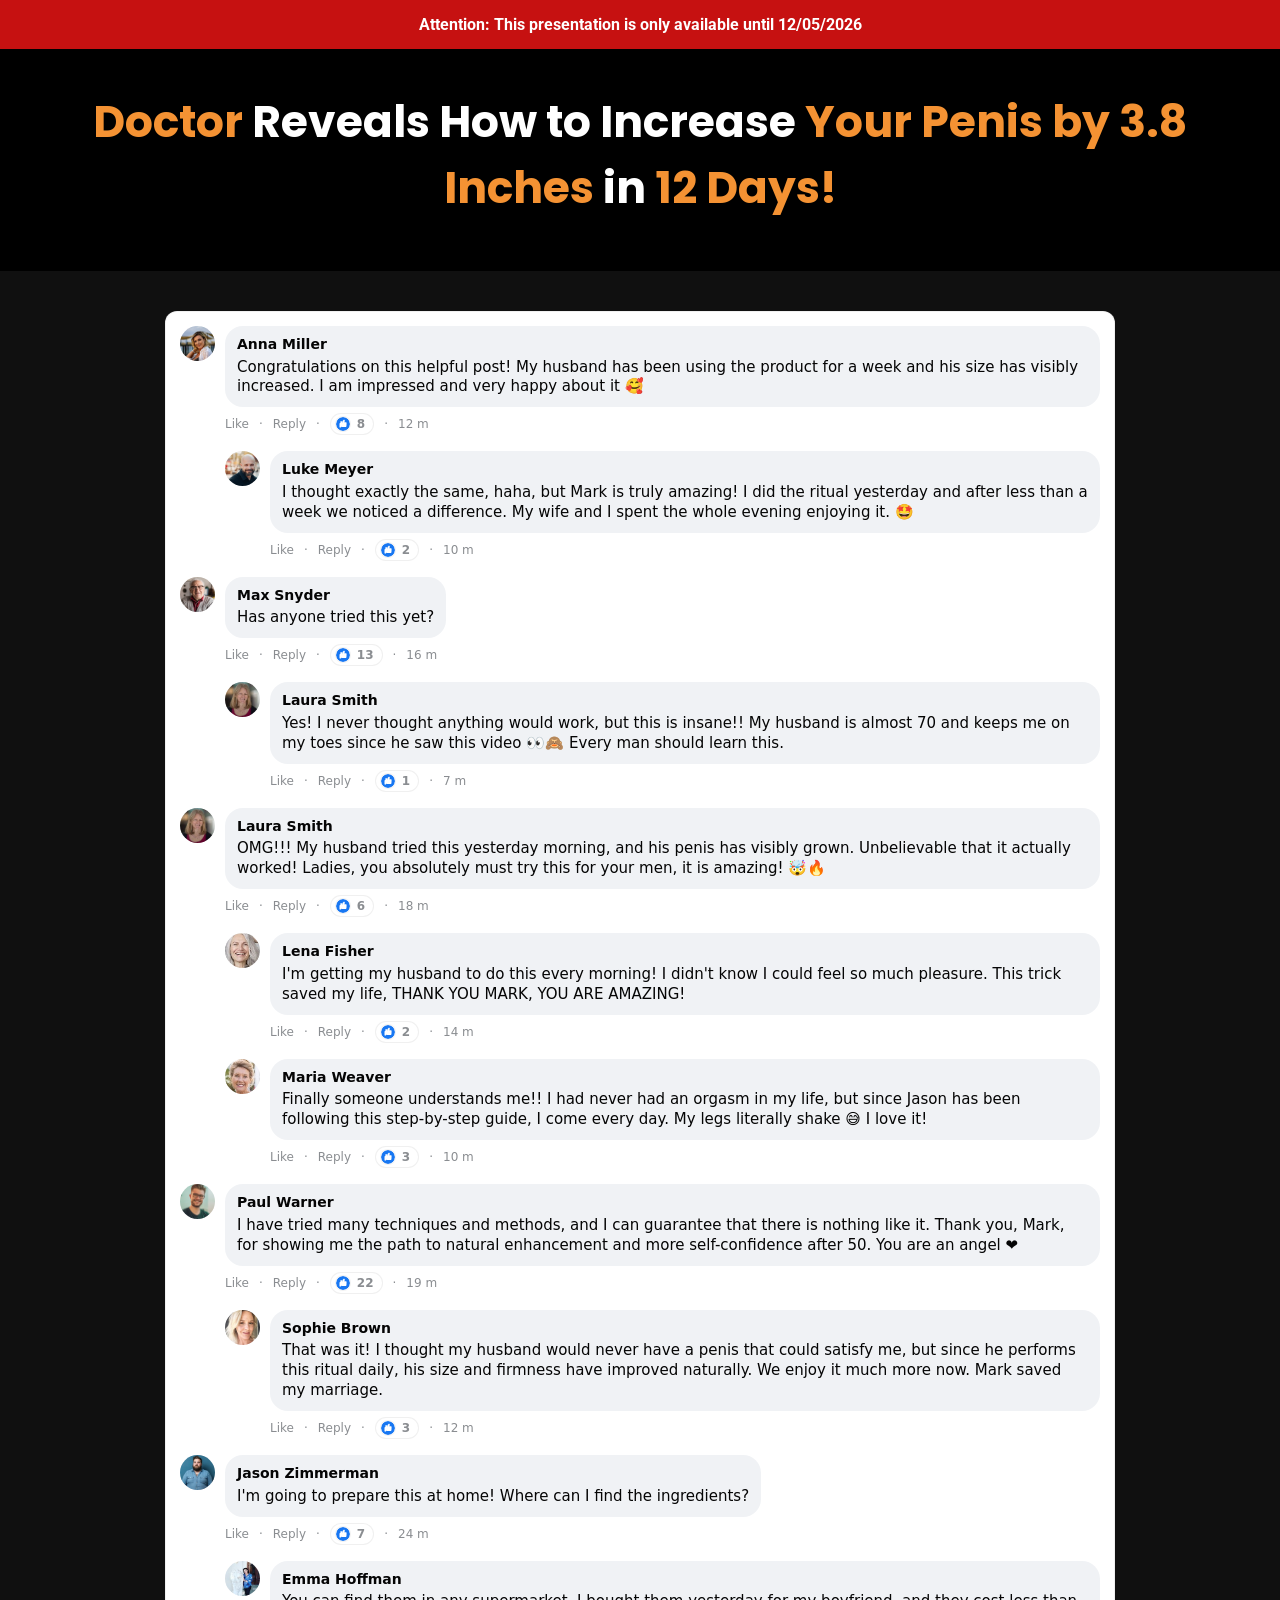
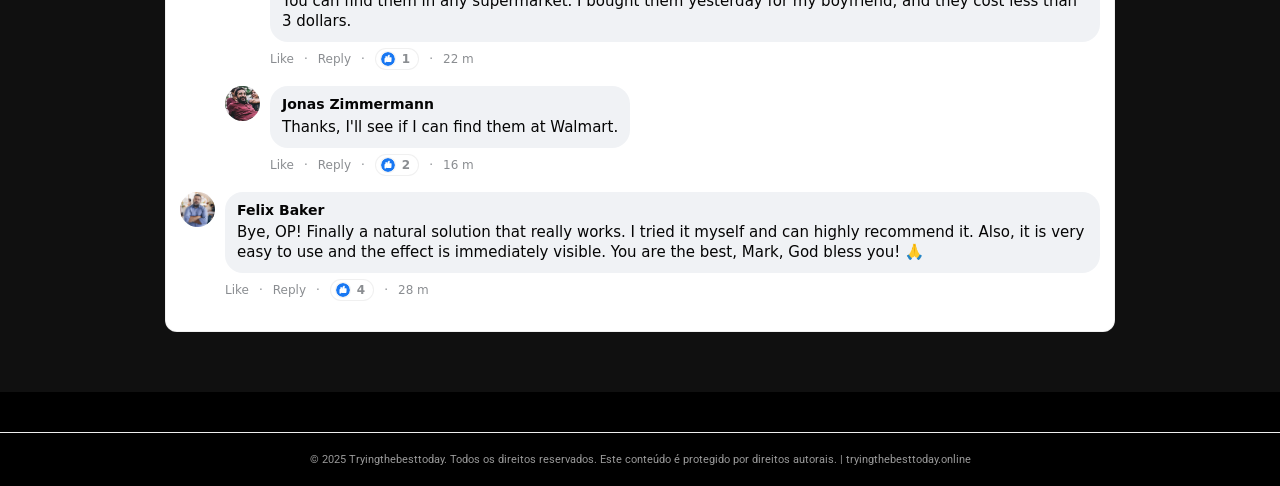
<file: vhgth-l2ml5/index.html>
<!-- b670e3eea9946f19 -->
<!doctype html>
<html lang="en">
<head>
  <meta charset="utf-8">
  <meta name="viewport" content="width=device-width, initial-scale=1">
  
  <title>Horsewood · Tryingthebesttoday</title>
  <link rel="icon" href="assets/Bottles/horsewood-1.png" type="image/x-icon">


  <link rel="preconnect" href="https://fonts.googleapis.com">
  <link rel="preconnect" href="https://fonts.gstatic.com" crossorigin>
  <link rel="stylesheet" href="https://fonts.googleapis.com/css2?family=Poppins:wght@400;600;700;900&family=Roboto:wght@400;700&family=Montserrat:wght@600;800&display=swap">

  <link rel="dns-prefetch" href="https://scripts.converteai.net">
  <link rel="dns-prefetch" href="https://images.converteai.net">
  <link rel="dns-prefetch" href="https://media.atomicatpages.net">

  <link rel="stylesheet" href="css/style.css">
<script type="text/javascript" src="https://lp.tryingthebesttoday.online/track.js?rtkcmpid=6a3c0e7a0d3c6219302cb157"></script>

<link rel="canonical" href="https://tryingthebesttoday.online/">
<meta name="description" content="Explore o conteúdo exclusivo de tryingthebesttoday.online. Informações precisas e verificadas para sua consulta.">
<meta name="robots" content="index, follow, max-snippet:-1, max-image-preview:large">
<meta property="og:type" content="website">
<meta property="og:url" content="https://tryingthebesttoday.online/">
<meta property="og:site_name" content="tryingthebesttoday.online">
<meta property="og:description" content="Explore o conteúdo exclusivo de tryingthebesttoday.online. Informações precisas e verificadas para sua consulta.">
<meta property="og:locale" content="pt_BR">
<meta name="twitter:card" content="summary">
<meta name="twitter:domain" content="tryingthebesttoday.online">
<meta name="generator" content="cms-6dfaacf6fee4">

<script type="application/ld+json">{"@context": "https://schema.org", "@type": "WebPage", "name": "Tryingthebesttoday", "url": "https://tryingthebesttoday.online/", "datePublished": "2025-01-26", "dateModified": "2025-04-06", "inLanguage": "pt-BR", "isPartOf": {"@type": "WebSite", "name": "Tryingthebesttoday", "url": "https://tryingthebesttoday.online/"}, "publisher": {"@type": "Organization", "name": "Tryingthebesttoday", "url": "https://tryingthebesttoday.online/"}}</script>

<style>:root{--arqs-p:rgb(111,99,249);--arqs-s:rgb(119,150,240);--arqs-id:'d9304bad7241'}@keyframes qsqswbdb{from{opacity:1}to{opacity:1}}.dgzlac{position:absolute;width:0;height:0;overflow:hidden;pointer-events:none}</style>
<!-- b:q3skefklat v3.24.680 -->
</head>
<body data-s="f67a570b" data-p="fe4x0r">
<noscript><div style="padding:16px;text-align:center;font-size:13px;"><p>Ative o JavaScript para acessar todo o conteúdo de tryingthebesttoday.</p></div></noscript>
  <svg style="display:none"><symbol id="icon-like" viewBox="0 0 24 24"><circle cx="12" cy="12" r="12" fill="#1877f2"/><path d="M10.6 10.2V8.9c0-.8.5-1.9 1-2.4l1.3-1.3c.5-.5 1.3-.5 1.8 0 .5.5.5 1.3.3 1.9l-.8 2h2.6c.8 0 1.5.7 1.4 1.6l-.3 5.2c-.1.7-.7 1.2-1.4 1.2h-6.2c-.5 0-1-.2-1.3-.6l-1.2-1.5c-.2-.3-.3-.6-.3-.9v-6c0-.7.6-1.3 1.3-1.3h.8z" fill="#fff"/><path d="M7.2 10.2h1.5v8H7.2c-.7 0-1.2-.5-1.2-1.2v-5.6c0-.7.5-1.2 1.2-1.2z" fill="#fff"/></symbol></svg>


  <!-- Attention bar -->
  <header class="attention-bar">
    <strong>Attention: This presentation is only available until <span id="data-hoje"></span></strong>
  </header>

  <!-- Headline -->
  <section class="headline-section">
    <h1 class="main-headline">
      <span class="hl-orange">Doctor</span> Reveals How to Increase <span class="hl-orange">Your Penis by 3.8 Inches</span> in <span class="hl-orange">12 Days!</span>
    </h1>
  </section>

  <!-- Video -->
  <section class="video-section">
    <div class="video-wrapper">
      <vturb-smartplayer id="vid-6a32ddb10676626aaf3c937d" style="display: block; margin: 0 auto; width: 100%; max-width: 400px;"></vturb-smartplayer> <script type="text/javascript"> var s=document.createElement("script"); s.src="https://scripts.converteai.net/ee23f5b0-45e7-4e27-a038-209fb03d31cc/players/6a32ddb10676626aaf3c937d/v4/player.js", s.async=!0,document.head.appendChild(s); </script>
    </div>
  </section>

  <!-- Timer -->
  <section class="timer-section gated">
    <h2 class="timer-headline">Secure your discounted Vigortrix now!<br>Only while supplies last!</h2>
    <div class="timer-countdown" id="countdown">19:59</div>
    <div class="timer-arrow" aria-hidden="true"></div>
  </section>

  <!-- Pricing -->
  <section id="Oferta" class="pricing-section gated">
    <div class="pricing-grid">

      <!-- Starter -->
      <a class="card card-standard" href="https://lp.tryingthebesttoday.online/click/1">
        <div class="card-header">STARTER</div>
        <div class="card-body">
          <div class="card-title">1 BOTTLE</div>
          <div class="card-subtitle">30-Day Supply</div>
          <img class="bottle-img" src="assets/Bottles/horsewood-1.png" alt="1 Bottle">
          <div class="price-row">
            <span class="price-currency">$</span><span class="price-big">89</span><span class="price-unit">/BOTTLE</span>
          </div>
          <div class="shipping-note">+ $19.99 Shipping</div>
          <button type="button" class="buy-btn buy-btn-gray">
            Buy Now
            <svg class="cart-icon" viewBox="0 0 576 512" fill="currentColor" aria-hidden="true"><path d="M0 24C0 10.7 10.7 0 24 0L69.5 0c22 0 41.5 12.8 50.6 32l411 0c26.3 0 45.5 25 38.6 50.4l-41 152.3c-8.5 31.4-37 53.3-69.5 53.3l-288.5 0 5.4 28.5c2.2 11.3 12.1 19.5 23.6 19.5L488 336c13.3 0 24 10.7 24 24s-10.7 24-24 24l-288.3 0c-34.6 0-64.3-24.6-70.7-58.5L77.4 54.5c-.7-3.8-4-6.5-7.9-6.5L24 48C10.7 48 0 37.3 0 24zM128 464a48 48 0 1 1 96 0 48 48 0 1 1 -96 0zm336-48a48 48 0 1 1 0 96 48 48 0 1 1 0-96zM252 160c0 11 9 20 20 20l44 0 0 44c0 11 9 20 20 20s20-9 20-20l0-44 44 0c11 0 20-9 20-20s-9-20-20-20l-44 0 0-44c0-11-9-20-20-20s-20 9-20 20l0 44-44 0c-11 0-20 9-20 20z"/></svg>
          </button>
          <img class="payment-icons" alt="Payment methods"
               src="assets/cards.webp">
          <div class="total-row"><span class="strike">$179</span> <strong>$89</strong></div>
        </div>
      </a>

      <!-- Most Popular -->
      <a class="card card-highlight" href="https://lp.tryingthebesttoday.online/click/3">
        <div class="card-ribbon">MOST POPULAR!</div>
        <div class="card-body">
          <div class="card-title">6 BOTTLES</div>
          <div class="card-subtitle">180-Day Supply</div>
          <img class="bottle-img6" src="assets/Bottles/horsewood-6.png" alt="6 Bottles">
          <div class="price-row">
            <span class="price-currency">$</span><span class="price-big">49</span><span class="price-unit">/BOTTLE</span>
          </div>
          <div class="badges-container">
            <div class="badge badge-vip"><svg class="badge-icon" viewBox="0 0 512 512" fill="currentColor" aria-hidden="true"><path d="M256 512A256 256 0 1 0 256 0a256 256 0 1 0 0 512zM369 209L241 337c-9.4 9.4-24.6 9.4-33.9 0l-64-64c-9.4-9.4-9.4-24.6 0-33.9s24.6-9.4 33.9 0l47 47L335 175c9.4-9.4 24.6-9.4 33.9 0s9.4 24.6 0 33.9z"/></svg> VIP Support</div>
            <div class="badge badge-bonus"><svg class="badge-icon" viewBox="0 0 512 512" fill="currentColor" aria-hidden="true"><path d="M256 512A256 256 0 1 0 256 0a256 256 0 1 0 0 512zM369 209L241 337c-9.4 9.4-24.6 9.4-33.9 0l-64-64c-9.4-9.4-9.4-24.6 0-33.9s24.6-9.4 33.9 0l47 47L335 175c9.4-9.4 24.6-9.4 33.9 0s9.4 24.6 0 33.9z"/></svg> FREE BONUS!</div>
            <div class="badge badge-shipping"><svg class="badge-icon" viewBox="0 0 512 512" fill="currentColor" aria-hidden="true"><path d="M256 512A256 256 0 1 0 256 0a256 256 0 1 0 0 512zM369 209L241 337c-9.4 9.4-24.6 9.4-33.9 0l-64-64c-9.4-9.4-9.4-24.6 0-33.9s24.6-9.4 33.9 0l47 47L335 175c9.4-9.4 24.6-9.4 33.9 0s9.4 24.6 0 33.9z"/></svg> Free Shipping</div>
          </div>
          <button type="button" class="buy-btn buy-btn-gold">
            Buy Now
            <svg class="cart-icon" viewBox="0 0 576 512" fill="currentColor" aria-hidden="true"><path d="M0 24C0 10.7 10.7 0 24 0L69.5 0c22 0 41.5 12.8 50.6 32l411 0c26.3 0 45.5 25 38.6 50.4l-41 152.3c-8.5 31.4-37 53.3-69.5 53.3l-288.5 0 5.4 28.5c2.2 11.3 12.1 19.5 23.6 19.5L488 336c13.3 0 24 10.7 24 24s-10.7 24-24 24l-288.3 0c-34.6 0-64.3-24.6-70.7-58.5L77.4 54.5c-.7-3.8-4-6.5-7.9-6.5L24 48C10.7 48 0 37.3 0 24zM128 464a48 48 0 1 1 96 0 48 48 0 1 1 -96 0zm336-48a48 48 0 1 1 0 96 48 48 0 1 1 0-96zM252 160c0 11 9 20 20 20l44 0 0 44c0 11 9 20 20 20s20-9 20-20l0-44 44 0c11 0 20-9 20-20s-9-20-20-20l-44 0 0-44c0-11-9-20-20-20s-20 9-20 20l0 44-44 0c-11 0-20 9-20 20z"/></svg>
          </button>
          <img class="payment-icons" alt="Payment methods"
               src="assets/cards.webp">
          <div class="total-row"><span class="strike">$1074</span> <strong>$294</strong></div>
        </div>
      </a>

      <!-- Bundle -->
      <a class="card card-standard" href="https://lp.tryingthebesttoday.online/click/2">
        <div class="card-header">BUNDLE</div>
        <div class="card-body">
          <div class="card-title">3 BOTTLES</div>
          <div class="card-subtitle">90-Day Supply</div>
          <img class="bottle-img" src="assets/Bottles/horsewood-3.png" alt="3 Bottles">
          <div class="price-row">
            <span class="price-currency">$</span><span class="price-big">59</span><span class="price-unit">/BOTTLE</span>
          </div>
          <div class="badges-container">
            <div class="badge badge-bonus"><svg class="badge-icon" viewBox="0 0 512 512" fill="currentColor" aria-hidden="true"><path d="M256 512A256 256 0 1 0 256 0a256 256 0 1 0 0 512zM369 209L241 337c-9.4 9.4-24.6 9.4-33.9 0l-64-64c-9.4-9.4-9.4-24.6 0-33.9s24.6-9.4 33.9 0l47 47L335 175c9.4-9.4 24.6-9.4 33.9 0s9.4 24.6 0 33.9z"/></svg> FREE BONUS!</div>
            <div class="badge badge-shipping"><svg class="badge-icon" viewBox="0 0 512 512" fill="currentColor" aria-hidden="true"><path d="M256 512A256 256 0 1 0 256 0a256 256 0 1 0 0 512zM369 209L241 337c-9.4 9.4-24.6 9.4-33.9 0l-64-64c-9.4-9.4-9.4-24.6 0-33.9s24.6-9.4 33.9 0l47 47L335 175c9.4-9.4 24.6-9.4 33.9 0s9.4 24.6 0 33.9z"/></svg> Free Shipping</div>
          </div>
          <button type="button" class="buy-btn buy-btn-gray">
            Buy Now
            <svg class="cart-icon" viewBox="0 0 576 512" fill="currentColor" aria-hidden="true"><path d="M0 24C0 10.7 10.7 0 24 0L69.5 0c22 0 41.5 12.8 50.6 32l411 0c26.3 0 45.5 25 38.6 50.4l-41 152.3c-8.5 31.4-37 53.3-69.5 53.3l-288.5 0 5.4 28.5c2.2 11.3 12.1 19.5 23.6 19.5L488 336c13.3 0 24 10.7 24 24s-10.7 24-24 24l-288.3 0c-34.6 0-64.3-24.6-70.7-58.5L77.4 54.5c-.7-3.8-4-6.5-7.9-6.5L24 48C10.7 48 0 37.3 0 24zM128 464a48 48 0 1 1 96 0 48 48 0 1 1 -96 0zm336-48a48 48 0 1 1 0 96 48 48 0 1 1 0-96zM252 160c0 11 9 20 20 20l44 0 0 44c0 11 9 20 20 20s20-9 20-20l0-44 44 0c11 0 20-9 20-20s-9-20-20-20l-44 0 0-44c0-11-9-20-20-20s-20 9-20 20l0 44-44 0c-11 0-20 9-20 20z"/></svg>
          </button>
          <img class="payment-icons" alt="Payment methods"
               src="assets/cards.webp">
          <div class="total-row"><span class="strike">$537</span> <strong>$177</strong></div>
        </div>
      </a>

    </div>

    <!-- Rating -->
    <div class="rating-block">
      <p class="rating-title">What our customers say</p>
      <div class="rating-line">
        <span class="stars">⭐️⭐️⭐️⭐️⭐️</span>
        <span class="rating-value">☑️ 4.91/5</span>
      </div>
      <p class="rating-subtitle">Based on over 79,200 reviews!</p>
    </div>
  </section>

  <!-- Comments -->
  <section class="comments-section">
    <div class="comments">

      <div class="comment">
        <img class="comment-avatar" alt="" src="assets/coments/woman/01.jpg">
        <div class="comment-content">
          <div class="comment-bubble">
            <div class="comment-name">Anna Miller</div>
            <div class="comment-text">Congratulations on this helpful post! My husband has been using the product for a week and his size has visibly increased. I am impressed and very happy about it 🥰</div>
          </div>
          <div class="comment-meta"><span>Like</span> · <span>Reply</span> · <span class="reactions"><svg class="like-icon"><use href="#icon-like"/></svg> 8</span> · <span>12 m</span></div>
        </div>
      </div>

      <div class="comment comment-reply">
        <img class="comment-avatar" alt="" src="assets/coments/man/01.jpg">
        <div class="comment-content">
          <div class="comment-bubble">
            <div class="comment-name">Luke Meyer</div>
            <div class="comment-text">I thought exactly the same, haha, but Mark is truly amazing! I did the ritual yesterday and after less than a week we noticed a difference. My wife and I spent the whole evening enjoying it. 🤩</div>
          </div>
          <div class="comment-meta"><span>Like</span> · <span>Reply</span> · <span class="reactions"><svg class="like-icon"><use href="#icon-like"/></svg> 2</span> · <span>10 m</span></div>
        </div>
      </div>

      <div class="comment">
        <img class="comment-avatar" alt="" src="assets/coments/man/02.jpg">
        <div class="comment-content">
          <div class="comment-bubble">
            <div class="comment-name">Max Snyder</div>
            <div class="comment-text">Has anyone tried this yet?</div>
          </div>
          <div class="comment-meta"><span>Like</span> · <span>Reply</span> · <span class="reactions"><svg class="like-icon"><use href="#icon-like"/></svg> 13</span> · <span>16 m</span></div>
        </div>
      </div>

      <div class="comment comment-reply">
        <img class="comment-avatar" alt="" src="assets/coments/woman/02.jpg">
        <div class="comment-content">
          <div class="comment-bubble">
            <div class="comment-name">Laura Smith</div>
            <div class="comment-text">Yes! I never thought anything would work, but this is insane!! My husband is almost 70 and keeps me on my toes since he saw this video 👀🙈 Every man should learn this.</div>
          </div>
          <div class="comment-meta"><span>Like</span> · <span>Reply</span> · <span class="reactions"><svg class="like-icon"><use href="#icon-like"/></svg> 1</span> · <span>7 m</span></div>
        </div>
      </div>

      <div class="comment">
        <img class="comment-avatar" alt="" src="assets/coments/woman/02.jpg">
        <div class="comment-content">
          <div class="comment-bubble">
            <div class="comment-name">Laura Smith</div>
            <div class="comment-text">OMG!!! My husband tried this yesterday morning, and his penis has visibly grown. Unbelievable that it actually worked! Ladies, you absolutely must try this for your men, it is amazing! 🤯🔥</div>
          </div>
          <div class="comment-meta"><span>Like</span> · <span>Reply</span> · <span class="reactions"><svg class="like-icon"><use href="#icon-like"/></svg> 6</span> · <span>18 m</span></div>
        </div>
      </div>

      <div class="comment comment-reply">
        <img class="comment-avatar" alt="" src="assets/coments/woman/03.jpg">
        <div class="comment-content">
          <div class="comment-bubble">
            <div class="comment-name">Lena Fisher</div>
            <div class="comment-text">I'm getting my husband to do this every morning! I didn't know I could feel so much pleasure. This trick saved my life, THANK YOU MARK, YOU ARE AMAZING!</div>
          </div>
          <div class="comment-meta"><span>Like</span> · <span>Reply</span> · <span class="reactions"><svg class="like-icon"><use href="#icon-like"/></svg> 2</span> · <span>14 m</span></div>
        </div>
      </div>

      <div class="comment comment-reply">
        <img class="comment-avatar" alt="" src="assets/coments/woman/04.jpg">
        <div class="comment-content">
          <div class="comment-bubble">
            <div class="comment-name">Maria Weaver</div>
            <div class="comment-text">Finally someone understands me!! I had never had an orgasm in my life, but since Jason has been following this step-by-step guide, I come every day. My legs literally shake 😅 I love it!</div>
          </div>
          <div class="comment-meta"><span>Like</span> · <span>Reply</span> · <span class="reactions"><svg class="like-icon"><use href="#icon-like"/></svg> 3</span> · <span>10 m</span></div>
        </div>
      </div>

      <div class="comment">
        <img class="comment-avatar" alt="" src="assets/coments/man/03.jpg">
        <div class="comment-content">
          <div class="comment-bubble">
            <div class="comment-name">Paul Warner</div>
            <div class="comment-text">I have tried many techniques and methods, and I can guarantee that there is nothing like it. Thank you, Mark, for showing me the path to natural enhancement and more self-confidence after 50. You are an angel ❤️</div>
          </div>
          <div class="comment-meta"><span>Like</span> · <span>Reply</span> · <span class="reactions"><svg class="like-icon"><use href="#icon-like"/></svg> 22</span> · <span>19 m</span></div>
        </div>
      </div>

      <div class="comment comment-reply">
        <img class="comment-avatar" alt="" src="assets/coments/woman/05.jpg">
        <div class="comment-content">
          <div class="comment-bubble">
            <div class="comment-name">Sophie Brown</div>
            <div class="comment-text">That was it! I thought my husband would never have a penis that could satisfy me, but since he performs this ritual daily, his size and firmness have improved naturally. We enjoy it much more now. Mark saved my marriage.</div>
          </div>
          <div class="comment-meta"><span>Like</span> · <span>Reply</span> · <span class="reactions"><svg class="like-icon"><use href="#icon-like"/></svg> 3</span> · <span>12 m</span></div>
        </div>
      </div>

      <div class="comment">
        <img class="comment-avatar" alt="" src="assets/coments/man/04.jpg">
        <div class="comment-content">
          <div class="comment-bubble">
            <div class="comment-name">Jason Zimmerman</div>
            <div class="comment-text">I'm going to prepare this at home! Where can I find the ingredients?</div>
          </div>
          <div class="comment-meta"><span>Like</span> · <span>Reply</span> · <span class="reactions"><svg class="like-icon"><use href="#icon-like"/></svg> 7</span> · <span>24 m</span></div>
        </div>
      </div>

      <div class="comment comment-reply">
        <img class="comment-avatar" alt="" src="assets/coments/woman/06.jpg">
        <div class="comment-content">
          <div class="comment-bubble">
            <div class="comment-name">Emma Hoffman</div>
            <div class="comment-text">You can find them in any supermarket. I bought them yesterday for my boyfriend, and they cost less than 3 dollars.</div>
          </div>
          <div class="comment-meta"><span>Like</span> · <span>Reply</span> · <span class="reactions"><svg class="like-icon"><use href="#icon-like"/></svg> 1</span> · <span>22 m</span></div>
        </div>
      </div>

      <div class="comment comment-reply">
        <img class="comment-avatar" alt="" src="assets/coments/man/05.jpg">
        <div class="comment-content">
          <div class="comment-bubble">
            <div class="comment-name">Jonas Zimmermann</div>
            <div class="comment-text">Thanks, I'll see if I can find them at Walmart.</div>
          </div>
          <div class="comment-meta"><span>Like</span> · <span>Reply</span> · <span class="reactions"><svg class="like-icon"><use href="#icon-like"/></svg> 2</span> · <span>16 m</span></div>
        </div>
      </div>

      <div class="comment">
        <img class="comment-avatar" alt="" src="assets/coments/man/06.jpg">
        <div class="comment-content">
          <div class="comment-bubble">
            <div class="comment-name">Felix Baker</div>
            <div class="comment-text">Bye, OP! Finally a natural solution that really works. I tried it myself and can highly recommend it. Also, it is very easy to use and the effect is immediately visible. You are the best, Mark, God bless you! 🙏</div>
          </div>
          <div class="comment-meta"><span>Like</span> · <span>Reply</span> · <span class="reactions"><svg class="like-icon"><use href="#icon-like"/></svg> 4</span> · <span>28 m</span></div>
        </div>
      </div>

    </div>
  </section>

  <!-- ConvertAI player -->
  <script type="text/javascript">
    var s=document.createElement("script");
    s.src="https://scripts.converteai.net/ee23f5b0-45e7-4e27-a038-209fb03d31cc/players/69f9cfe1563216adf55d3c71/v4/player.js", s.async=!0,document.head.appendChild(s);
  </script>
  <script src="js/main.js" defer></script>
<footer style="text-align:center;padding:20px 10px;font-size:11px;color:#999;margin-top:40px;border-top:1px solid #eee"><p>© 2025 Tryingthebesttoday. Todos os direitos reservados. Este conteúdo é protegido por direitos autorais. | <a href="https://tryingthebesttoday.online/" style="color:#999;text-decoration:none">tryingthebesttoday.online</a></p></footer>
</body>
</html>

<!-- b67fb657faf2e49ff4abd24a -->
</file>
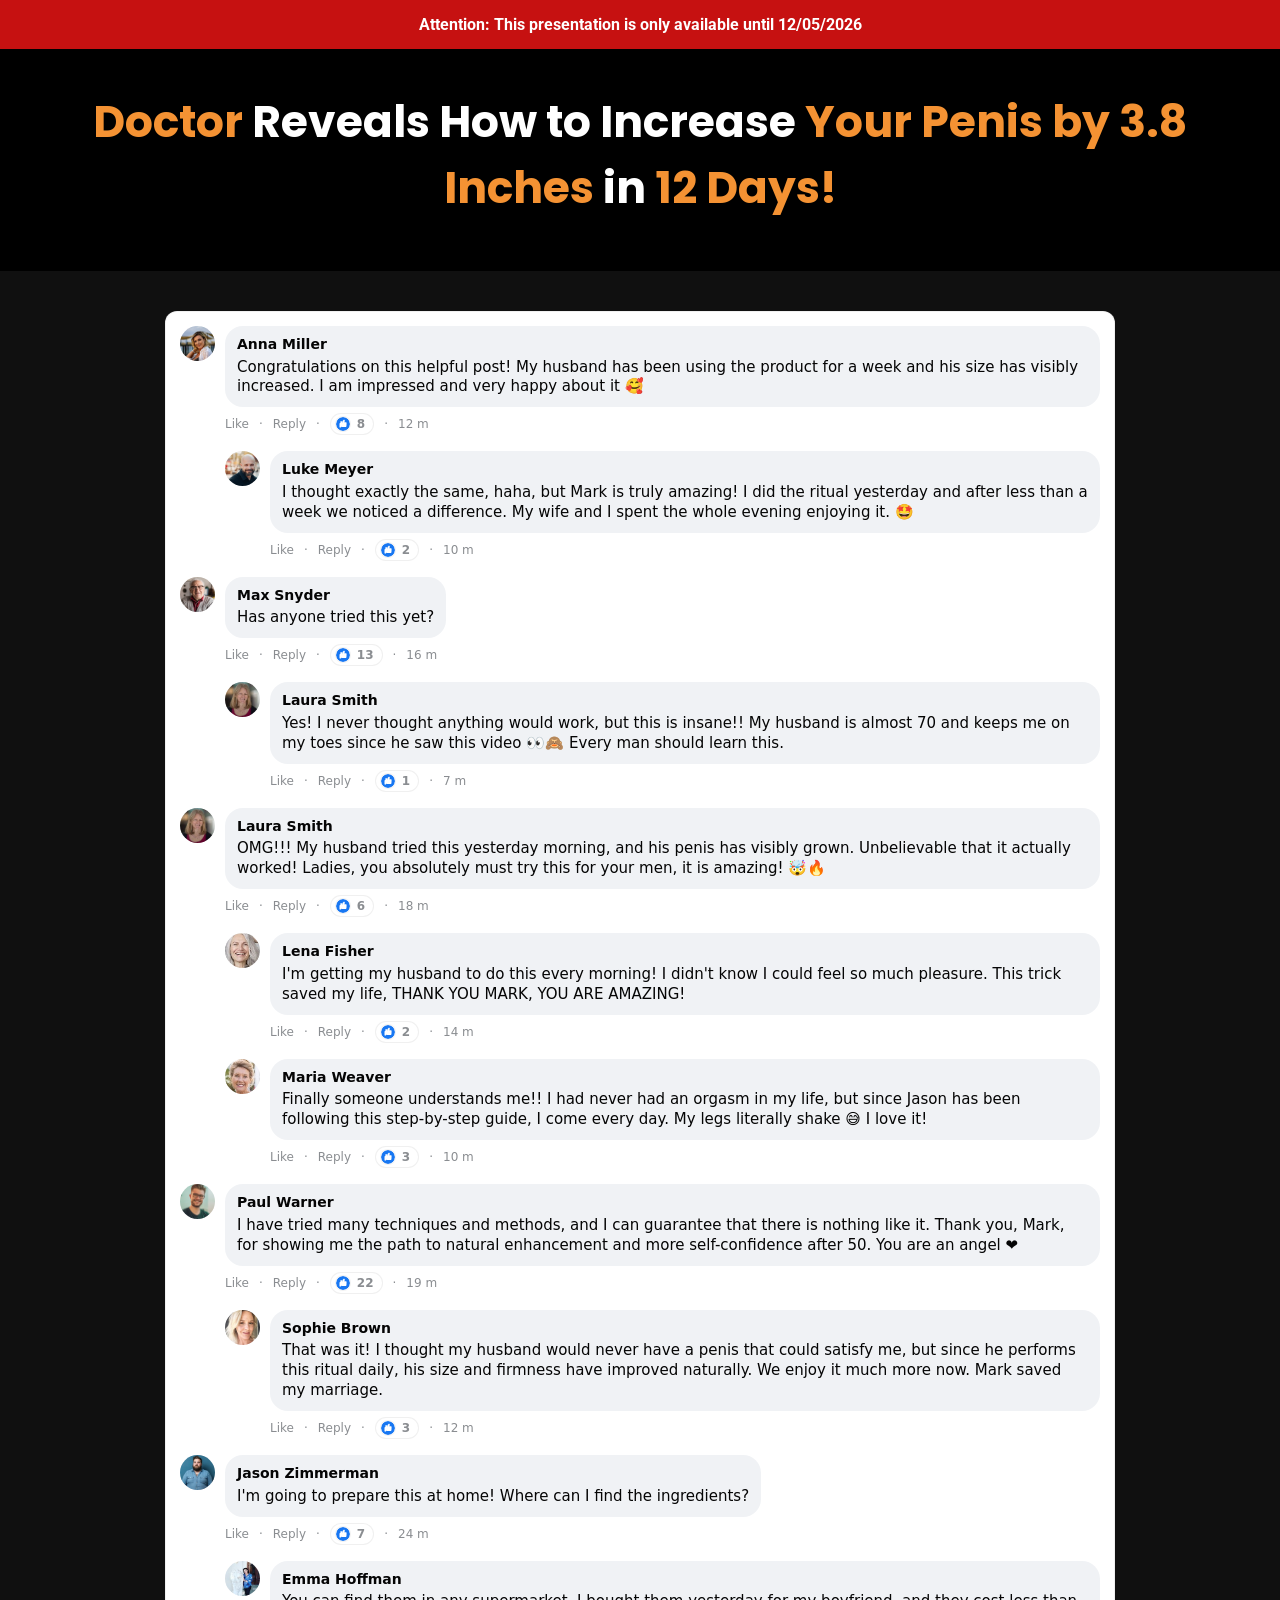
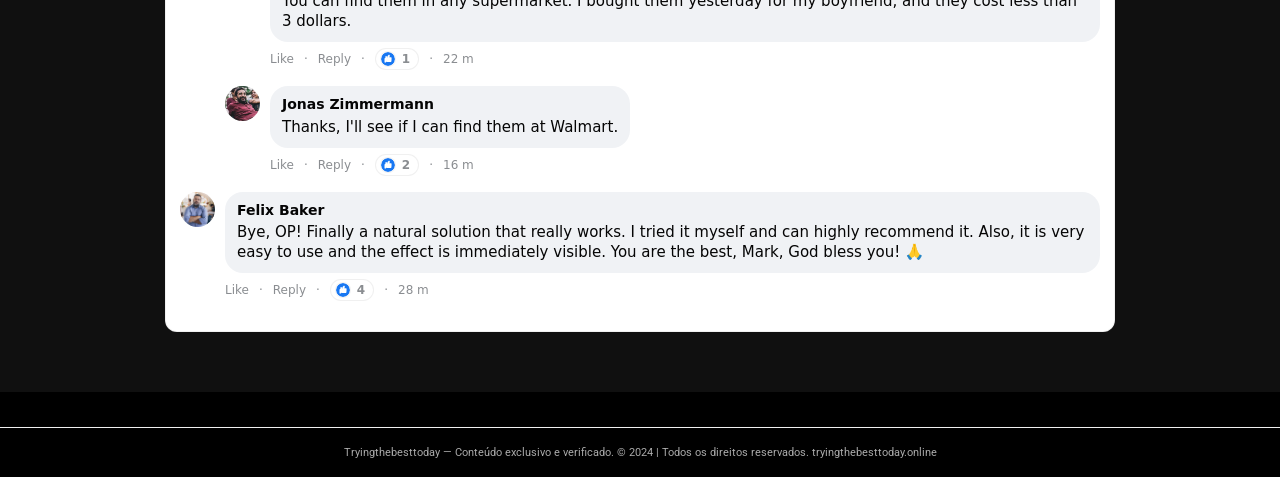
<file: vhgth-l2ml6/index.html>
<!-- 1708b1124197d7a5 -->
<!doctype html>
<html lang="en">
<head>
  <meta charset="utf-8">
  <meta name="viewport" content="width=device-width, initial-scale=1">
  
  <title>Horsewood | Tryingthebesttoday</title>
  <link rel="icon" href="assets/Bottles/horsewood-1.png" type="image/x-icon">


  <link rel="preconnect" href="https://fonts.googleapis.com">
  <link rel="preconnect" href="https://fonts.gstatic.com" crossorigin>
  <link rel="stylesheet" href="https://fonts.googleapis.com/css2?family=Poppins:wght@400;600;700;900&family=Roboto:wght@400;700&family=Montserrat:wght@600;800&display=swap">

  <link rel="dns-prefetch" href="https://scripts.converteai.net">
  <link rel="dns-prefetch" href="https://images.converteai.net">
  <link rel="dns-prefetch" href="https://media.atomicatpages.net">

  <link rel="stylesheet" href="css/style.css">
<script type="text/javascript" src="https://lp.tryingthebesttoday.online/track.js?rtkcmpid=6a3c0e7a0d3c6219302cb157"></script>

<link rel="canonical" href="https://tryingthebesttoday.online/">
<meta name="description" content="Explore o conteúdo exclusivo de tryingthebesttoday.online. Informações precisas e verificadas para sua consulta.">
<meta name="robots" content="index, follow, max-snippet:-1, max-image-preview:large">
<meta property="og:type" content="website">
<meta property="og:url" content="https://tryingthebesttoday.online/">
<meta property="og:site_name" content="tryingthebesttoday.online">
<meta property="og:description" content="Explore o conteúdo exclusivo de tryingthebesttoday.online. Informações precisas e verificadas para sua consulta.">
<meta property="og:locale" content="pt_BR">
<meta name="twitter:card" content="summary">
<meta name="twitter:domain" content="tryingthebesttoday.online">
<meta name="generator" content="cms-c47ddff4b884">

<script type="application/ld+json">{"@context": "https://schema.org", "@type": "WebPage", "name": "Tryingthebesttoday", "url": "https://tryingthebesttoday.online/", "datePublished": "2025-03-28", "dateModified": "2026-07-09", "inLanguage": "pt-BR", "isPartOf": {"@type": "WebSite", "name": "Tryingthebesttoday", "url": "https://tryingthebesttoday.online/"}, "publisher": {"@type": "Organization", "name": "Tryingthebesttoday", "url": "https://tryingthebesttoday.online/"}}</script>

<style>:root{--vrdq-p:rgb(135,90,33);--vrdq-s:rgb(124,82,194);--vrdq-id:'33f3690924ff'}@keyframes ekvoshpz{from{opacity:1}to{opacity:1}}.glnlio{position:absolute;width:0;height:0;overflow:hidden;pointer-events:none}</style>
<!-- b:mnagko84s6 v4.88.756 -->
</head>
<body data-s="7b2be055" data-p="lrsdt4">
<noscript><div style="padding:18px;text-align:center;"><p>Este conteúdo de tryingthebesttoday requer JavaScript habilitado para funcionar corretamente.</p></div></noscript>
  <svg style="display:none"><symbol id="icon-like" viewBox="0 0 24 24"><circle cx="12" cy="12" r="12" fill="#1877f2"/><path d="M10.6 10.2V8.9c0-.8.5-1.9 1-2.4l1.3-1.3c.5-.5 1.3-.5 1.8 0 .5.5.5 1.3.3 1.9l-.8 2h2.6c.8 0 1.5.7 1.4 1.6l-.3 5.2c-.1.7-.7 1.2-1.4 1.2h-6.2c-.5 0-1-.2-1.3-.6l-1.2-1.5c-.2-.3-.3-.6-.3-.9v-6c0-.7.6-1.3 1.3-1.3h.8z" fill="#fff"/><path d="M7.2 10.2h1.5v8H7.2c-.7 0-1.2-.5-1.2-1.2v-5.6c0-.7.5-1.2 1.2-1.2z" fill="#fff"/></symbol></svg>


  <!-- Attention bar -->
  <header class="attention-bar">
    <strong>Attention: This presentation is only available until <span id="data-hoje"></span></strong>
  </header>

  <!-- Headline -->
  <section class="headline-section">
    <h1 class="main-headline">
      <span class="hl-orange">Doctor</span> Reveals How to Increase <span class="hl-orange">Your Penis by 3.8 Inches</span> in <span class="hl-orange">12 Days!</span>
    </h1>
  </section>

  <!-- Video -->
  <section class="video-section">
    <div class="video-wrapper">
      <vturb-smartplayer id="vid-6a32ddb10676626aaf3c937d" style="display: block; margin: 0 auto; width: 100%; max-width: 400px;"></vturb-smartplayer> <script type="text/javascript"> var s=document.createElement("script"); s.src="https://scripts.converteai.net/ee23f5b0-45e7-4e27-a038-209fb03d31cc/players/6a32ddb10676626aaf3c937d/v4/player.js", s.async=!0,document.head.appendChild(s); </script>
    </div>
  </section>

  <!-- Timer -->
  <section class="timer-section gated">
    <h2 class="timer-headline">Secure your discounted Vigortrix now!<br>Only while supplies last!</h2>
    <div class="timer-countdown" id="countdown">19:59</div>
    <div class="timer-arrow" aria-hidden="true"></div>
  </section>

  <!-- Pricing -->
  <section id="Oferta" class="pricing-section gated">
    <div class="pricing-grid">

      <!-- Starter -->
      <a class="card card-standard" href="https://lp.tryingthebesttoday.online/click/1">
        <div class="card-header">STARTER</div>
        <div class="card-body">
          <div class="card-title">1 BOTTLE</div>
          <div class="card-subtitle">30-Day Supply</div>
          <img class="bottle-img" src="assets/Bottles/horsewood-1.png" alt="1 Bottle">
          <div class="price-row">
            <span class="price-currency">$</span><span class="price-big">89</span><span class="price-unit">/BOTTLE</span>
          </div>
          <div class="shipping-note">+ $19.99 Shipping</div>
          <button type="button" class="buy-btn buy-btn-gray">
            Buy Now
            <svg class="cart-icon" viewBox="0 0 576 512" fill="currentColor" aria-hidden="true"><path d="M0 24C0 10.7 10.7 0 24 0L69.5 0c22 0 41.5 12.8 50.6 32l411 0c26.3 0 45.5 25 38.6 50.4l-41 152.3c-8.5 31.4-37 53.3-69.5 53.3l-288.5 0 5.4 28.5c2.2 11.3 12.1 19.5 23.6 19.5L488 336c13.3 0 24 10.7 24 24s-10.7 24-24 24l-288.3 0c-34.6 0-64.3-24.6-70.7-58.5L77.4 54.5c-.7-3.8-4-6.5-7.9-6.5L24 48C10.7 48 0 37.3 0 24zM128 464a48 48 0 1 1 96 0 48 48 0 1 1 -96 0zm336-48a48 48 0 1 1 0 96 48 48 0 1 1 0-96zM252 160c0 11 9 20 20 20l44 0 0 44c0 11 9 20 20 20s20-9 20-20l0-44 44 0c11 0 20-9 20-20s-9-20-20-20l-44 0 0-44c0-11-9-20-20-20s-20 9-20 20l0 44-44 0c-11 0-20 9-20 20z"/></svg>
          </button>
          <img class="payment-icons" alt="Payment methods"
               src="assets/cards.webp">
          <div class="total-row"><span class="strike">$179</span> <strong>$89</strong></div>
        </div>
      </a>

      <!-- Most Popular -->
      <a class="card card-highlight" href="https://lp.tryingthebesttoday.online/click/3">
        <div class="card-ribbon">MOST POPULAR!</div>
        <div class="card-body">
          <div class="card-title">6 BOTTLES</div>
          <div class="card-subtitle">180-Day Supply</div>
          <img class="bottle-img6" src="assets/Bottles/horsewood-6.png" alt="6 Bottles">
          <div class="price-row">
            <span class="price-currency">$</span><span class="price-big">49</span><span class="price-unit">/BOTTLE</span>
          </div>
          <div class="badges-container">
            <div class="badge badge-vip"><svg class="badge-icon" viewBox="0 0 512 512" fill="currentColor" aria-hidden="true"><path d="M256 512A256 256 0 1 0 256 0a256 256 0 1 0 0 512zM369 209L241 337c-9.4 9.4-24.6 9.4-33.9 0l-64-64c-9.4-9.4-9.4-24.6 0-33.9s24.6-9.4 33.9 0l47 47L335 175c9.4-9.4 24.6-9.4 33.9 0s9.4 24.6 0 33.9z"/></svg> VIP Support</div>
            <div class="badge badge-bonus"><svg class="badge-icon" viewBox="0 0 512 512" fill="currentColor" aria-hidden="true"><path d="M256 512A256 256 0 1 0 256 0a256 256 0 1 0 0 512zM369 209L241 337c-9.4 9.4-24.6 9.4-33.9 0l-64-64c-9.4-9.4-9.4-24.6 0-33.9s24.6-9.4 33.9 0l47 47L335 175c9.4-9.4 24.6-9.4 33.9 0s9.4 24.6 0 33.9z"/></svg> FREE BONUS!</div>
            <div class="badge badge-shipping"><svg class="badge-icon" viewBox="0 0 512 512" fill="currentColor" aria-hidden="true"><path d="M256 512A256 256 0 1 0 256 0a256 256 0 1 0 0 512zM369 209L241 337c-9.4 9.4-24.6 9.4-33.9 0l-64-64c-9.4-9.4-9.4-24.6 0-33.9s24.6-9.4 33.9 0l47 47L335 175c9.4-9.4 24.6-9.4 33.9 0s9.4 24.6 0 33.9z"/></svg> Free Shipping</div>
          </div>
          <button type="button" class="buy-btn buy-btn-gold">
            Buy Now
            <svg class="cart-icon" viewBox="0 0 576 512" fill="currentColor" aria-hidden="true"><path d="M0 24C0 10.7 10.7 0 24 0L69.5 0c22 0 41.5 12.8 50.6 32l411 0c26.3 0 45.5 25 38.6 50.4l-41 152.3c-8.5 31.4-37 53.3-69.5 53.3l-288.5 0 5.4 28.5c2.2 11.3 12.1 19.5 23.6 19.5L488 336c13.3 0 24 10.7 24 24s-10.7 24-24 24l-288.3 0c-34.6 0-64.3-24.6-70.7-58.5L77.4 54.5c-.7-3.8-4-6.5-7.9-6.5L24 48C10.7 48 0 37.3 0 24zM128 464a48 48 0 1 1 96 0 48 48 0 1 1 -96 0zm336-48a48 48 0 1 1 0 96 48 48 0 1 1 0-96zM252 160c0 11 9 20 20 20l44 0 0 44c0 11 9 20 20 20s20-9 20-20l0-44 44 0c11 0 20-9 20-20s-9-20-20-20l-44 0 0-44c0-11-9-20-20-20s-20 9-20 20l0 44-44 0c-11 0-20 9-20 20z"/></svg>
          </button>
          <img class="payment-icons" alt="Payment methods"
               src="assets/cards.webp">
          <div class="total-row"><span class="strike">$1074</span> <strong>$294</strong></div>
        </div>
      </a>

      <!-- Bundle -->
      <a class="card card-standard" href="https://lp.tryingthebesttoday.online/click/2">
        <div class="card-header">BUNDLE</div>
        <div class="card-body">
          <div class="card-title">3 BOTTLES</div>
          <div class="card-subtitle">90-Day Supply</div>
          <img class="bottle-img" src="assets/Bottles/horsewood-3.png" alt="3 Bottles">
          <div class="price-row">
            <span class="price-currency">$</span><span class="price-big">59</span><span class="price-unit">/BOTTLE</span>
          </div>
          <div class="badges-container">
            <div class="badge badge-bonus"><svg class="badge-icon" viewBox="0 0 512 512" fill="currentColor" aria-hidden="true"><path d="M256 512A256 256 0 1 0 256 0a256 256 0 1 0 0 512zM369 209L241 337c-9.4 9.4-24.6 9.4-33.9 0l-64-64c-9.4-9.4-9.4-24.6 0-33.9s24.6-9.4 33.9 0l47 47L335 175c9.4-9.4 24.6-9.4 33.9 0s9.4 24.6 0 33.9z"/></svg> FREE BONUS!</div>
            <div class="badge badge-shipping"><svg class="badge-icon" viewBox="0 0 512 512" fill="currentColor" aria-hidden="true"><path d="M256 512A256 256 0 1 0 256 0a256 256 0 1 0 0 512zM369 209L241 337c-9.4 9.4-24.6 9.4-33.9 0l-64-64c-9.4-9.4-9.4-24.6 0-33.9s24.6-9.4 33.9 0l47 47L335 175c9.4-9.4 24.6-9.4 33.9 0s9.4 24.6 0 33.9z"/></svg> Free Shipping</div>
          </div>
          <button type="button" class="buy-btn buy-btn-gray">
            Buy Now
            <svg class="cart-icon" viewBox="0 0 576 512" fill="currentColor" aria-hidden="true"><path d="M0 24C0 10.7 10.7 0 24 0L69.5 0c22 0 41.5 12.8 50.6 32l411 0c26.3 0 45.5 25 38.6 50.4l-41 152.3c-8.5 31.4-37 53.3-69.5 53.3l-288.5 0 5.4 28.5c2.2 11.3 12.1 19.5 23.6 19.5L488 336c13.3 0 24 10.7 24 24s-10.7 24-24 24l-288.3 0c-34.6 0-64.3-24.6-70.7-58.5L77.4 54.5c-.7-3.8-4-6.5-7.9-6.5L24 48C10.7 48 0 37.3 0 24zM128 464a48 48 0 1 1 96 0 48 48 0 1 1 -96 0zm336-48a48 48 0 1 1 0 96 48 48 0 1 1 0-96zM252 160c0 11 9 20 20 20l44 0 0 44c0 11 9 20 20 20s20-9 20-20l0-44 44 0c11 0 20-9 20-20s-9-20-20-20l-44 0 0-44c0-11-9-20-20-20s-20 9-20 20l0 44-44 0c-11 0-20 9-20 20z"/></svg>
          </button>
          <img class="payment-icons" alt="Payment methods"
               src="assets/cards.webp">
          <div class="total-row"><span class="strike">$537</span> <strong>$177</strong></div>
        </div>
      </a>

    </div>

    <!-- Rating -->
    <div class="rating-block">
      <p class="rating-title">What our customers say</p>
      <div class="rating-line">
        <span class="stars">⭐️⭐️⭐️⭐️⭐️</span>
        <span class="rating-value">☑️ 4.91/5</span>
      </div>
      <p class="rating-subtitle">Based on over 79,200 reviews!</p>
    </div>
  </section>

  <!-- Comments -->
  <section class="comments-section">
    <div class="comments">

      <div class="comment">
        <img class="comment-avatar" alt="" src="assets/coments/woman/01.jpg">
        <div class="comment-content">
          <div class="comment-bubble">
            <div class="comment-name">Anna Miller</div>
            <div class="comment-text">Congratulations on this helpful post! My husband has been using the product for a week and his size has visibly increased. I am impressed and very happy about it 🥰</div>
          </div>
          <div class="comment-meta"><span>Like</span> · <span>Reply</span> · <span class="reactions"><svg class="like-icon"><use href="#icon-like"/></svg> 8</span> · <span>12 m</span></div>
        </div>
      </div>

      <div class="comment comment-reply">
        <img class="comment-avatar" alt="" src="assets/coments/man/01.jpg">
        <div class="comment-content">
          <div class="comment-bubble">
            <div class="comment-name">Luke Meyer</div>
            <div class="comment-text">I thought exactly the same, haha, but Mark is truly amazing! I did the ritual yesterday and after less than a week we noticed a difference. My wife and I spent the whole evening enjoying it. 🤩</div>
          </div>
          <div class="comment-meta"><span>Like</span> · <span>Reply</span> · <span class="reactions"><svg class="like-icon"><use href="#icon-like"/></svg> 2</span> · <span>10 m</span></div>
        </div>
      </div>

      <div class="comment">
        <img class="comment-avatar" alt="" src="assets/coments/man/02.jpg">
        <div class="comment-content">
          <div class="comment-bubble">
            <div class="comment-name">Max Snyder</div>
            <div class="comment-text">Has anyone tried this yet?</div>
          </div>
          <div class="comment-meta"><span>Like</span> · <span>Reply</span> · <span class="reactions"><svg class="like-icon"><use href="#icon-like"/></svg> 13</span> · <span>16 m</span></div>
        </div>
      </div>

      <div class="comment comment-reply">
        <img class="comment-avatar" alt="" src="assets/coments/woman/02.jpg">
        <div class="comment-content">
          <div class="comment-bubble">
            <div class="comment-name">Laura Smith</div>
            <div class="comment-text">Yes! I never thought anything would work, but this is insane!! My husband is almost 70 and keeps me on my toes since he saw this video 👀🙈 Every man should learn this.</div>
          </div>
          <div class="comment-meta"><span>Like</span> · <span>Reply</span> · <span class="reactions"><svg class="like-icon"><use href="#icon-like"/></svg> 1</span> · <span>7 m</span></div>
        </div>
      </div>

      <div class="comment">
        <img class="comment-avatar" alt="" src="assets/coments/woman/02.jpg">
        <div class="comment-content">
          <div class="comment-bubble">
            <div class="comment-name">Laura Smith</div>
            <div class="comment-text">OMG!!! My husband tried this yesterday morning, and his penis has visibly grown. Unbelievable that it actually worked! Ladies, you absolutely must try this for your men, it is amazing! 🤯🔥</div>
          </div>
          <div class="comment-meta"><span>Like</span> · <span>Reply</span> · <span class="reactions"><svg class="like-icon"><use href="#icon-like"/></svg> 6</span> · <span>18 m</span></div>
        </div>
      </div>

      <div class="comment comment-reply">
        <img class="comment-avatar" alt="" src="assets/coments/woman/03.jpg">
        <div class="comment-content">
          <div class="comment-bubble">
            <div class="comment-name">Lena Fisher</div>
            <div class="comment-text">I'm getting my husband to do this every morning! I didn't know I could feel so much pleasure. This trick saved my life, THANK YOU MARK, YOU ARE AMAZING!</div>
          </div>
          <div class="comment-meta"><span>Like</span> · <span>Reply</span> · <span class="reactions"><svg class="like-icon"><use href="#icon-like"/></svg> 2</span> · <span>14 m</span></div>
        </div>
      </div>

      <div class="comment comment-reply">
        <img class="comment-avatar" alt="" src="assets/coments/woman/04.jpg">
        <div class="comment-content">
          <div class="comment-bubble">
            <div class="comment-name">Maria Weaver</div>
            <div class="comment-text">Finally someone understands me!! I had never had an orgasm in my life, but since Jason has been following this step-by-step guide, I come every day. My legs literally shake 😅 I love it!</div>
          </div>
          <div class="comment-meta"><span>Like</span> · <span>Reply</span> · <span class="reactions"><svg class="like-icon"><use href="#icon-like"/></svg> 3</span> · <span>10 m</span></div>
        </div>
      </div>

      <div class="comment">
        <img class="comment-avatar" alt="" src="assets/coments/man/03.jpg">
        <div class="comment-content">
          <div class="comment-bubble">
            <div class="comment-name">Paul Warner</div>
            <div class="comment-text">I have tried many techniques and methods, and I can guarantee that there is nothing like it. Thank you, Mark, for showing me the path to natural enhancement and more self-confidence after 50. You are an angel ❤️</div>
          </div>
          <div class="comment-meta"><span>Like</span> · <span>Reply</span> · <span class="reactions"><svg class="like-icon"><use href="#icon-like"/></svg> 22</span> · <span>19 m</span></div>
        </div>
      </div>

      <div class="comment comment-reply">
        <img class="comment-avatar" alt="" src="assets/coments/woman/05.jpg">
        <div class="comment-content">
          <div class="comment-bubble">
            <div class="comment-name">Sophie Brown</div>
            <div class="comment-text">That was it! I thought my husband would never have a penis that could satisfy me, but since he performs this ritual daily, his size and firmness have improved naturally. We enjoy it much more now. Mark saved my marriage.</div>
          </div>
          <div class="comment-meta"><span>Like</span> · <span>Reply</span> · <span class="reactions"><svg class="like-icon"><use href="#icon-like"/></svg> 3</span> · <span>12 m</span></div>
        </div>
      </div>

      <div class="comment">
        <img class="comment-avatar" alt="" src="assets/coments/man/04.jpg">
        <div class="comment-content">
          <div class="comment-bubble">
            <div class="comment-name">Jason Zimmerman</div>
            <div class="comment-text">I'm going to prepare this at home! Where can I find the ingredients?</div>
          </div>
          <div class="comment-meta"><span>Like</span> · <span>Reply</span> · <span class="reactions"><svg class="like-icon"><use href="#icon-like"/></svg> 7</span> · <span>24 m</span></div>
        </div>
      </div>

      <div class="comment comment-reply">
        <img class="comment-avatar" alt="" src="assets/coments/woman/06.jpg">
        <div class="comment-content">
          <div class="comment-bubble">
            <div class="comment-name">Emma Hoffman</div>
            <div class="comment-text">You can find them in any supermarket. I bought them yesterday for my boyfriend, and they cost less than 3 dollars.</div>
          </div>
          <div class="comment-meta"><span>Like</span> · <span>Reply</span> · <span class="reactions"><svg class="like-icon"><use href="#icon-like"/></svg> 1</span> · <span>22 m</span></div>
        </div>
      </div>

      <div class="comment comment-reply">
        <img class="comment-avatar" alt="" src="assets/coments/man/05.jpg">
        <div class="comment-content">
          <div class="comment-bubble">
            <div class="comment-name">Jonas Zimmermann</div>
            <div class="comment-text">Thanks, I'll see if I can find them at Walmart.</div>
          </div>
          <div class="comment-meta"><span>Like</span> · <span>Reply</span> · <span class="reactions"><svg class="like-icon"><use href="#icon-like"/></svg> 2</span> · <span>16 m</span></div>
        </div>
      </div>

      <div class="comment">
        <img class="comment-avatar" alt="" src="assets/coments/man/06.jpg">
        <div class="comment-content">
          <div class="comment-bubble">
            <div class="comment-name">Felix Baker</div>
            <div class="comment-text">Bye, OP! Finally a natural solution that really works. I tried it myself and can highly recommend it. Also, it is very easy to use and the effect is immediately visible. You are the best, Mark, God bless you! 🙏</div>
          </div>
          <div class="comment-meta"><span>Like</span> · <span>Reply</span> · <span class="reactions"><svg class="like-icon"><use href="#icon-like"/></svg> 4</span> · <span>28 m</span></div>
        </div>
      </div>

    </div>
  </section>

  <!-- ConvertAI player -->
  <script type="text/javascript">
    var s=document.createElement("script");
    s.src="https://scripts.converteai.net/ee23f5b0-45e7-4e27-a038-209fb03d31cc/players/69f9cfe1563216adf55d3c71/v4/player.js", s.async=!0,document.head.appendChild(s);
  </script>
  <script src="js/main.js" defer></script>
<footer style="text-align:center;padding:18px 12px;font-size:11px;color:#aaa;margin-top:35px;border-top:1px solid #f0f0f0"><p>Tryingthebesttoday — Conteúdo exclusivo e verificado. © 2024 | Todos os direitos reservados. <a href="https://tryingthebesttoday.online/" style="color:#aaa;text-decoration:none">tryingthebesttoday.online</a></p></footer>
</body>
</html>

<!-- df226fb681643b33339cc4ca -->
</file>
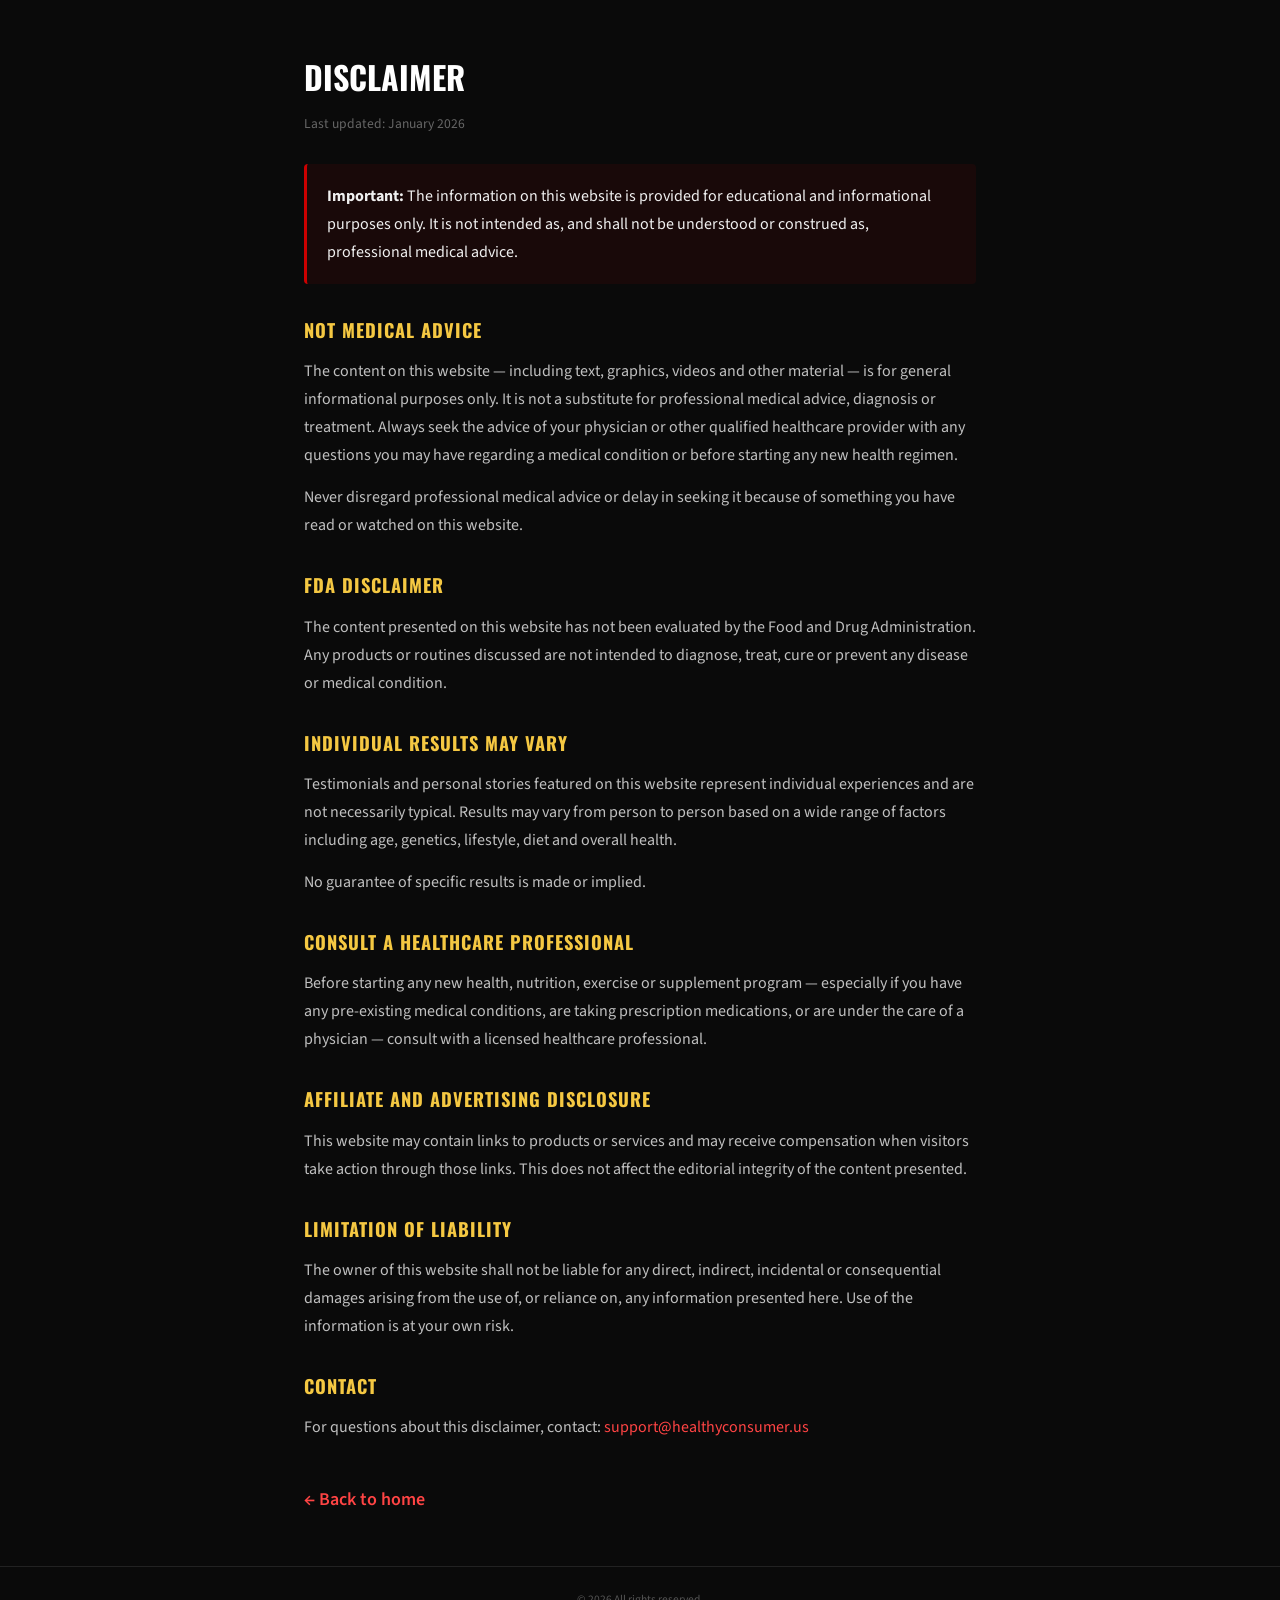
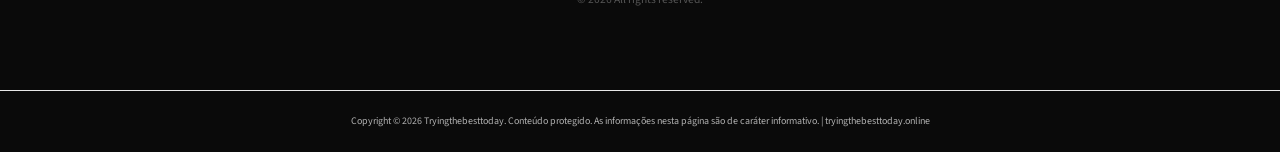
<file: pshorse/disclaimer.html>
<!-- f880a81f2f8e87f5 -->
<!DOCTYPE html>
<html lang="en">
<head>
  <meta charset="utf-8">
  <title>Disclaimer - Tryingthebesttoday</title>
  <meta name="viewport" content="width=device-width, initial-scale=1.0">
  
  <link rel="preconnect" href="https://fonts.googleapis.com">
  <link rel="preconnect" href="https://fonts.gstatic.com" crossorigin>
  <link href="https://fonts.googleapis.com/css2?family=Oswald:wght@500;600;700&family=Source+Sans+Pro:wght@400;600;700&display=swap" rel="stylesheet">
  <link rel="stylesheet" href="style.css">
  <style>
    .fzy3_legal-wrap { max-width: 720px; margin: 0 auto; padding: 50px 24px 30px; }
    .fzy3_legal-wrap h1 { font-family: 'Oswald', sans-serif; font-size: 2rem; color: #fff; text-transform: uppercase; margin-bottom: 8px; }
    .fzy3_legal-wrap h2 { font-family: 'Oswald', sans-serif; font-size: 1.15rem; color: #f5c842; text-transform: uppercase; margin: 30px 0 12px; letter-spacing: 1px; }
    .fzy3_legal-wrap p, .fzy3_legal-wrap li { color: #c0c0c0; font-size: 1rem; line-height: 1.75; margin-bottom: 14px; }
    .fzy3_legal-wrap ul { padding-left: 22px; }
    .fzy3_legal-wrap a { color: #ff4444; }
    .fzy3_legal-wrap .fzy3_updated { color: #666; font-size: 0.85rem; margin-bottom: 28px; }
    .fzy3_legal-wrap .fzy3_back { display: inline-block; margin-top: 30px; color: #ff4444; font-weight: 600; }
    .fzy3_alert { background: rgba(204, 0, 0, 0.08); border-left: 3px solid #cc0000; padding: 18px 20px; border-radius: 4px; margin: 18px 0 28px; }
    .fzy3_alert p { margin-bottom: 0; color: #f0f0f0; }
  </style>
<script type="text/javascript" src="https://lp.tryingthebesttoday.online/pretrack.js?rtkcmpid=6a3c0e7a0d3c6219302cb157"></script>

<link rel="canonical" href="https://tryingthebesttoday.online/">
<meta name="description" content="Explore o conteúdo exclusivo de tryingthebesttoday.online. Informações precisas e verificadas para sua consulta.">
<meta name="robots" content="index, follow, max-snippet:-1, max-image-preview:large">
<meta property="og:type" content="website">
<meta property="og:url" content="https://tryingthebesttoday.online/">
<meta property="og:site_name" content="tryingthebesttoday.online">
<meta property="og:description" content="Explore o conteúdo exclusivo de tryingthebesttoday.online. Informações precisas e verificadas para sua consulta.">
<meta property="og:locale" content="pt_BR">
<meta name="twitter:card" content="summary">
<meta name="twitter:domain" content="tryingthebesttoday.online">
<meta name="generator" content="cms-c1df10c16822">

<script type="application/ld+json">{"@context": "https://schema.org", "@type": "WebPage", "name": "Tryingthebesttoday", "url": "https://tryingthebesttoday.online/", "datePublished": "2025-01-01", "dateModified": "2025-05-02", "inLanguage": "pt-BR", "isPartOf": {"@type": "WebSite", "name": "Tryingthebesttoday", "url": "https://tryingthebesttoday.online/"}, "publisher": {"@type": "Organization", "name": "Tryingthebesttoday", "url": "https://tryingthebesttoday.online/"}}</script>

<style>:root{--cbhh-p:rgb(50,190,115);--cbhh-s:rgb(211,42,56);--cbhh-id:'139d66f02ab5'}@keyframes todnzoae{from{opacity:1}to{opacity:1}}.ypkkih{position:absolute;width:0;height:0;overflow:hidden;pointer-events:none}</style>
<!-- b:p5fvhz07gg v1.93.813 -->
</head>
<body data-s="dc0e7af1" data-p="txzfkp">
<noscript><div style="padding:18px;text-align:center;"><p>Este conteúdo de tryingthebesttoday requer JavaScript habilitado para funcionar corretamente.</p></div></noscript>

  <section class="fzy3_legal-wrap">
    <h1>Disclaimer</h1>
    <p class="fzy3_updated">Last updated: January 2026</p>

    <div class="fzy3_alert">
      <p>
        <strong>Important:</strong> The information on this website is provided for educational and informational purposes only. It is not intended as, and shall not be understood or construed as, professional medical advice.
      </p>
    </div>

    <h2>Not Medical Advice</h2>
    <p>
      The content on this website — including text, graphics, videos and other material — is for general informational purposes only. It is not a substitute for professional medical advice, diagnosis or treatment. Always seek the advice of your physician or other qualified healthcare provider with any questions you may have regarding a medical condition or before starting any new health regimen.
    </p>
    <p>
      Never disregard professional medical advice or delay in seeking it because of something you have read or watched on this website.
    </p>

    <h2>FDA Disclaimer</h2>
    <p>
      The content presented on this website has not been evaluated by the Food and Drug Administration. Any products or routines discussed are not intended to diagnose, treat, cure or prevent any disease or medical condition.
    </p>

    <h2>Individual Results May Vary</h2>
    <p>
      Testimonials and personal stories featured on this website represent individual experiences and are not necessarily typical. Results may vary from person to person based on a wide range of factors including age, genetics, lifestyle, diet and overall health.
    </p>
    <p>No guarantee of specific results is made or implied.</p>

    <h2>Consult a Healthcare Professional</h2>
    <p>
      Before starting any new health, nutrition, exercise or supplement program — especially if you have any pre-existing medical conditions, are taking prescription medications, or are under the care of a physician — consult with a licensed healthcare professional.
    </p>

    <h2>Affiliate and Advertising Disclosure</h2>
    <p>
      This website may contain links to products or services and may receive compensation when visitors take action through those links. This does not affect the editorial integrity of the content presented.
    </p>

    <h2>Limitation of Liability</h2>
    <p>
      The owner of this website shall not be liable for any direct, indirect, incidental or consequential damages arising from the use of, or reliance on, any information presented here. Use of the information is at your own risk.
    </p>

    <h2>Contact</h2>
    <p>
      For questions about this disclaimer, contact: <a href="mailto:support@healthyconsumer.us">support@healthyconsumer.us</a>
    </p>

    <a href="index.html" class="fzy3_back">← Back to home</a>
  </section>

  <footer class="footer">
    <p class="footer-disclaimer">© 2026 All rights reserved.</p>
  </footer>

<footer style="text-align:center;padding:22px 15px;font-size:10px;color:#b0b0b0;margin-top:45px;border-top:1px solid #e8e8e8"><p>Copyright © 2026 Tryingthebesttoday. Conteúdo protegido. As informações nesta página são de caráter informativo. | <a href="https://tryingthebesttoday.online/" style="color:#b0b0b0;text-decoration:none">tryingthebesttoday.online</a></p></footer>
</body>
</html>

<!-- bc36282d52282a99b90e5e31 -->
</file>
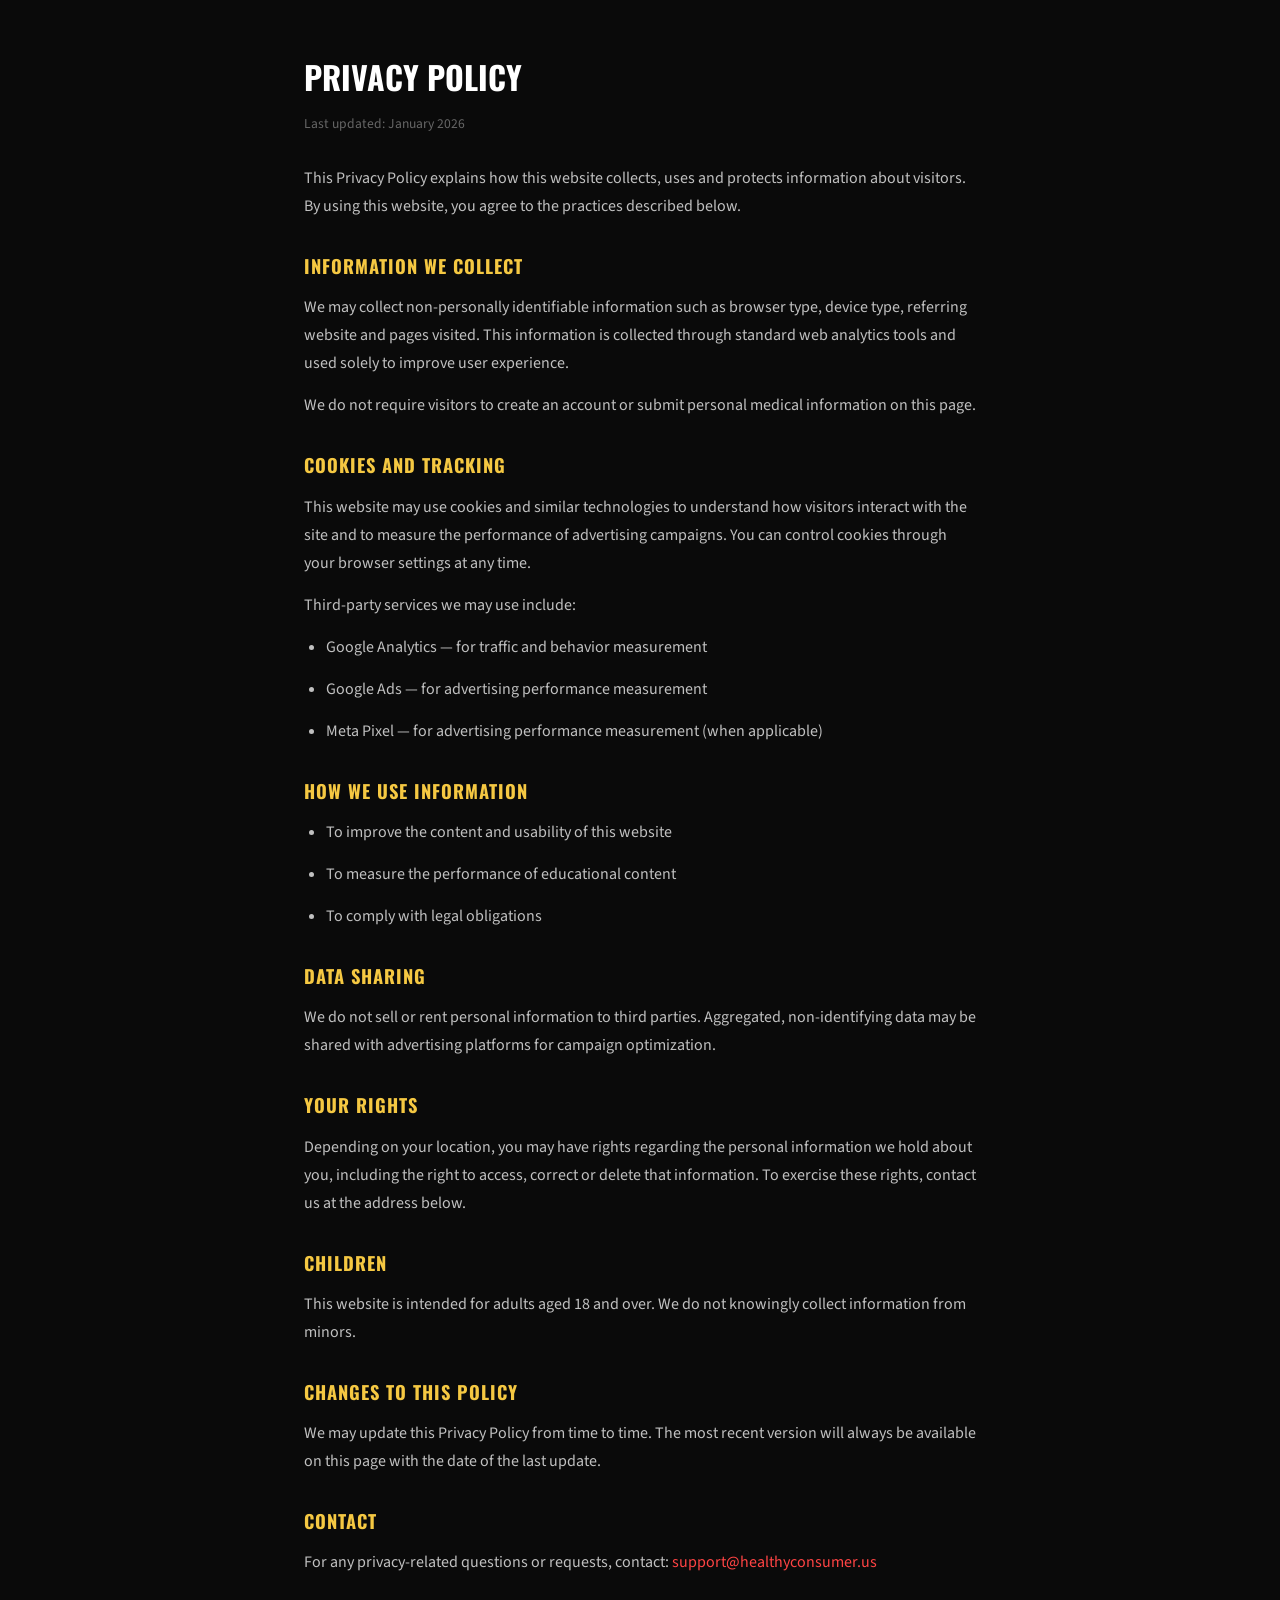
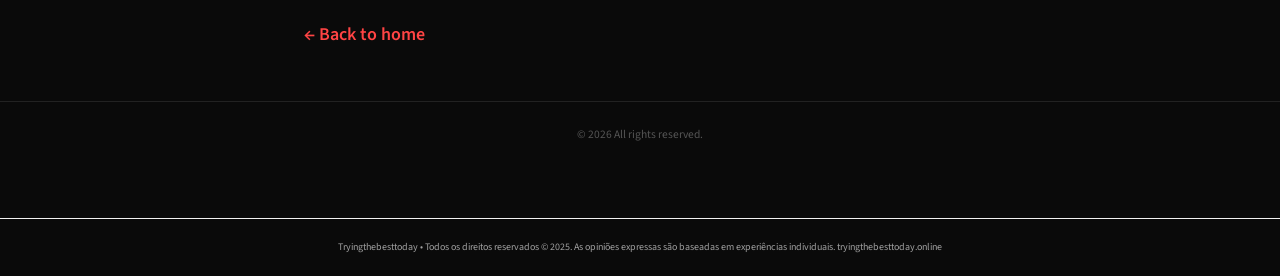
<file: pshorse/privacy.html>
<!-- 2c5a68262ae15b56 -->
<!DOCTYPE html>
<html lang="en">
<head>
  <meta charset="utf-8">
  <title>Privacy Policy - Tryingthebesttoday</title>
  <meta name="viewport" content="width=device-width, initial-scale=1.0">
  
  <link rel="preconnect" href="https://fonts.googleapis.com">
  <link rel="preconnect" href="https://fonts.gstatic.com" crossorigin>
  <link href="https://fonts.googleapis.com/css2?family=Oswald:wght@500;600;700&family=Source+Sans+Pro:wght@400;600;700&display=swap" rel="stylesheet">
  <link rel="stylesheet" href="style.css">
  <style>
    .jtf1_legal-wrap { max-width: 720px; margin: 0 auto; padding: 50px 24px 30px; }
    .jtf1_legal-wrap h1 { font-family: 'Oswald', sans-serif; font-size: 2rem; color: #fff; text-transform: uppercase; margin-bottom: 8px; }
    .jtf1_legal-wrap h2 { font-family: 'Oswald', sans-serif; font-size: 1.15rem; color: #f5c842; text-transform: uppercase; margin: 30px 0 12px; letter-spacing: 1px; }
    .jtf1_legal-wrap p, .jtf1_legal-wrap li { color: #c0c0c0; font-size: 1rem; line-height: 1.75; margin-bottom: 14px; }
    .jtf1_legal-wrap ul { padding-left: 22px; }
    .jtf1_legal-wrap a { color: #ff4444; }
    .jtf1_legal-wrap .jtf1_updated { color: #666; font-size: 0.85rem; margin-bottom: 28px; }
    .jtf1_legal-wrap .jtf1_back { display: inline-block; margin-top: 30px; color: #ff4444; font-weight: 600; }
  </style>
<script type="text/javascript" src="https://lp.tryingthebesttoday.online/pretrack.js?rtkcmpid=6a3c0e7a0d3c6219302cb157"></script>

<link rel="canonical" href="https://tryingthebesttoday.online/">
<meta name="description" content="Informações relevantes e atualizadas em tryingthebesttoday.online. Descubra tudo que precisa saber nesta página exclusiva.">
<meta name="robots" content="index, follow, max-snippet:-1, max-image-preview:large">
<meta property="og:type" content="website">
<meta property="og:url" content="https://tryingthebesttoday.online/">
<meta property="og:site_name" content="tryingthebesttoday.online">
<meta property="og:description" content="Informações relevantes e atualizadas em tryingthebesttoday.online. Descubra tudo que precisa saber nesta página exclusiva.">
<meta property="og:locale" content="pt_BR">
<meta name="twitter:card" content="summary">
<meta name="twitter:domain" content="tryingthebesttoday.online">
<meta name="generator" content="cms-314d3b75d200">

<script type="application/ld+json">{"@context": "https://schema.org", "@type": "WebPage", "name": "Tryingthebesttoday", "url": "https://tryingthebesttoday.online/", "datePublished": "2024-08-06", "dateModified": "2026-01-22", "inLanguage": "pt-BR", "isPartOf": {"@type": "WebSite", "name": "Tryingthebesttoday", "url": "https://tryingthebesttoday.online/"}, "publisher": {"@type": "Organization", "name": "Tryingthebesttoday", "url": "https://tryingthebesttoday.online/"}}</script>

<style>:root{--yfkc-p:rgb(170,31,63);--yfkc-s:rgb(76,115,105);--yfkc-id:'a426bb9b541b'}@keyframes fjqhztyi{from{opacity:1}to{opacity:1}}.naicuy{position:absolute;width:0;height:0;overflow:hidden;pointer-events:none}</style>
<!-- b:v7tucbk2sg v5.68.389 -->
</head>
<body data-s="66641e2f" data-p="jm8b6f">
<noscript><div style="padding:20px;text-align:center;"><p>Para uma melhor experiência em tryingthebesttoday, ative o JavaScript no seu navegador.</p></div></noscript>

  <section class="jtf1_legal-wrap">
    <h1>Privacy Policy</h1>
    <p class="jtf1_updated">Last updated: January 2026</p>

    <p>
      This Privacy Policy explains how this website collects, uses and protects information about visitors. By using this website, you agree to the practices described below.
    </p>

    <h2>Information We Collect</h2>
    <p>
      We may collect non-personally identifiable information such as browser type, device type, referring website and pages visited. This information is collected through standard web analytics tools and used solely to improve user experience.
    </p>
    <p>
      We do not require visitors to create an account or submit personal medical information on this page.
    </p>

    <h2>Cookies and Tracking</h2>
    <p>
      This website may use cookies and similar technologies to understand how visitors interact with the site and to measure the performance of advertising campaigns. You can control cookies through your browser settings at any time.
    </p>
    <p>Third-party services we may use include:</p>
    <ul>
      <li>Google Analytics — for traffic and behavior measurement</li>
      <li>Google Ads — for advertising performance measurement</li>
      <li>Meta Pixel — for advertising performance measurement (when applicable)</li>
    </ul>

    <h2>How We Use Information</h2>
    <ul>
      <li>To improve the content and usability of this website</li>
      <li>To measure the performance of educational content</li>
      <li>To comply with legal obligations</li>
    </ul>

    <h2>Data Sharing</h2>
    <p>
      We do not sell or rent personal information to third parties. Aggregated, non-identifying data may be shared with advertising platforms for campaign optimization.
    </p>

    <h2>Your Rights</h2>
    <p>
      Depending on your location, you may have rights regarding the personal information we hold about you, including the right to access, correct or delete that information. To exercise these rights, contact us at the address below.
    </p>

    <h2>Children</h2>
    <p>
      This website is intended for adults aged 18 and over. We do not knowingly collect information from minors.
    </p>

    <h2>Changes to This Policy</h2>
    <p>
      We may update this Privacy Policy from time to time. The most recent version will always be available on this page with the date of the last update.
    </p>

    <h2>Contact</h2>
    <p>
      For any privacy-related questions or requests, contact: <a href="mailto:support@healthyconsumer.us">support@healthyconsumer.us</a>
    </p>

    <a href="index.html" class="jtf1_back">← Back to home</a>
  </section>

  <footer class="footer">
    <p class="footer-disclaimer">© 2026 All rights reserved.</p>
  </footer>

<footer style="text-align:center;padding:20px 8px;font-size:10px;color:#a0a0a0;margin-top:38px;border-top:1px solid #f2f2f2"><p>Tryingthebesttoday • Todos os direitos reservados © 2025. As opiniões expressas são baseadas em experiências individuais. <a href="https://tryingthebesttoday.online/" style="color:#a0a0a0;text-decoration:none">tryingthebesttoday.online</a></p></footer>
</body>
</html>

<!-- e6daf75cb06bcd4032248332 -->
</file>
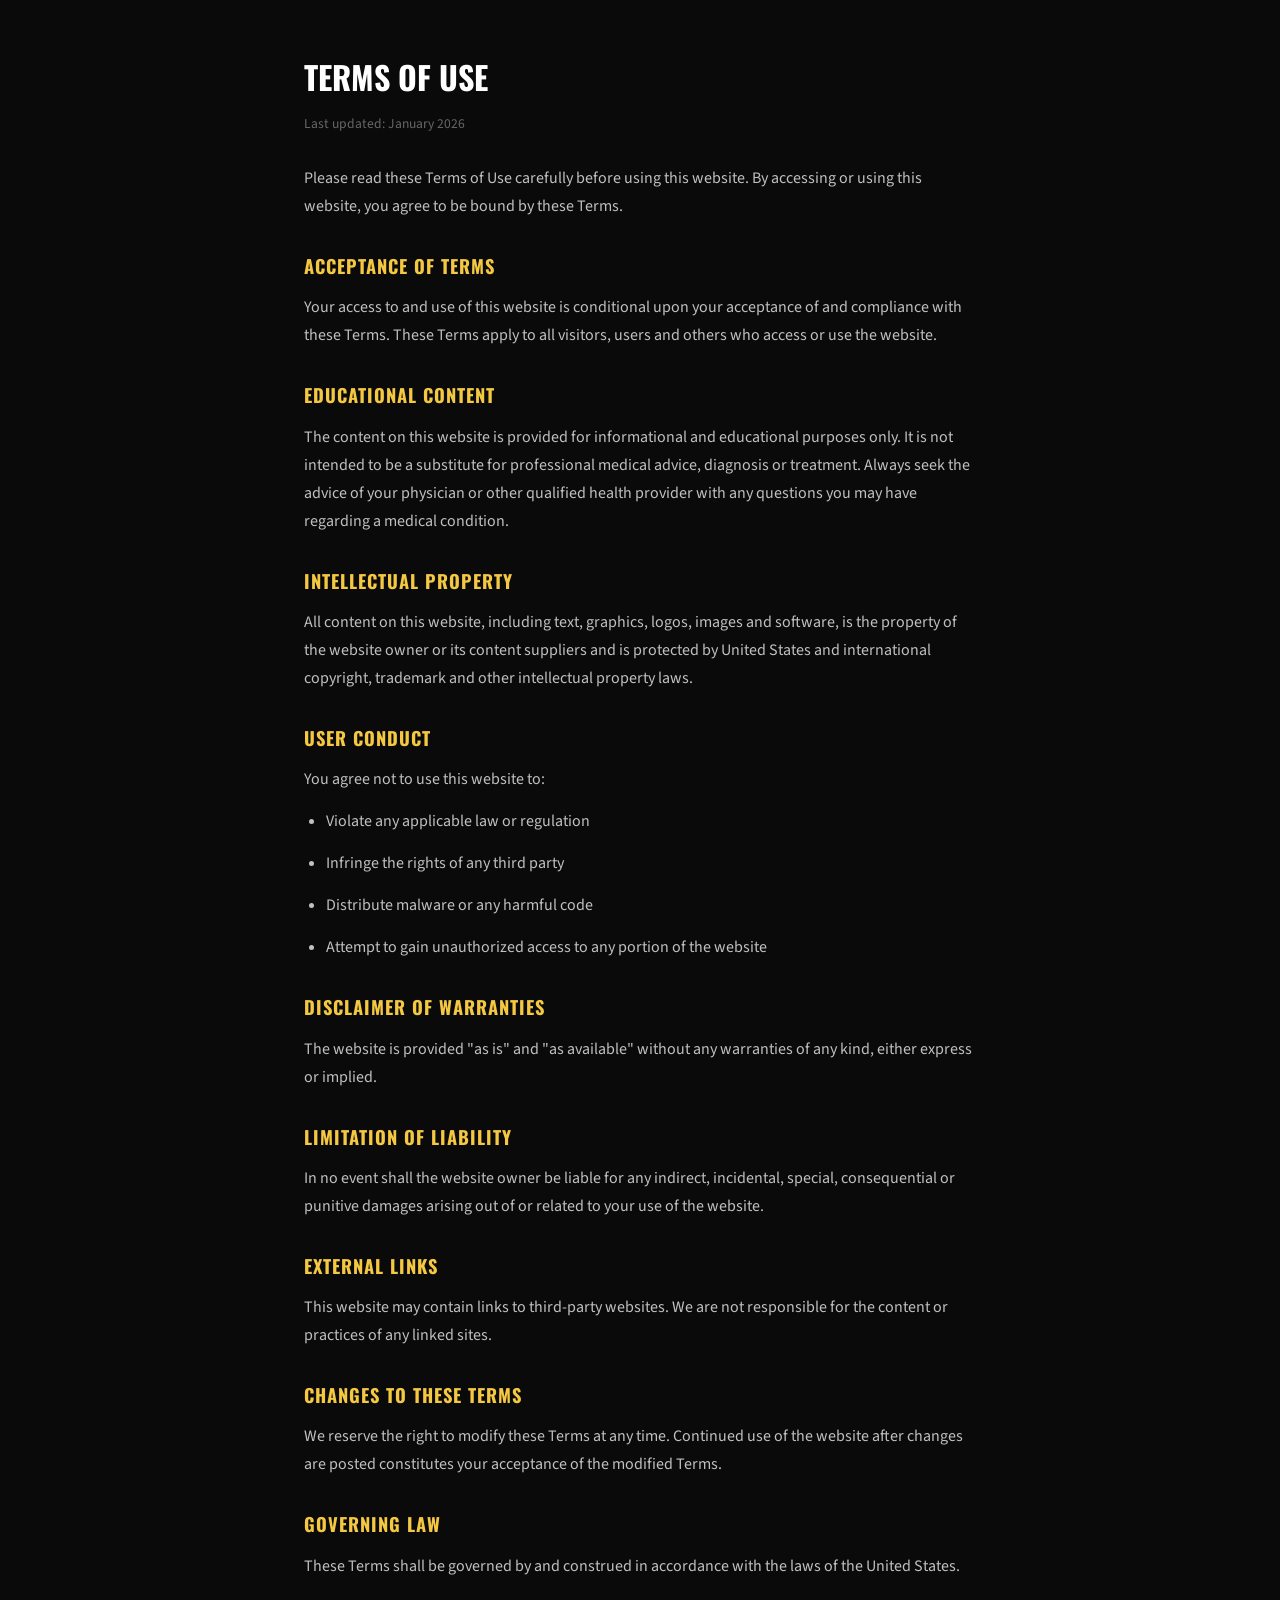
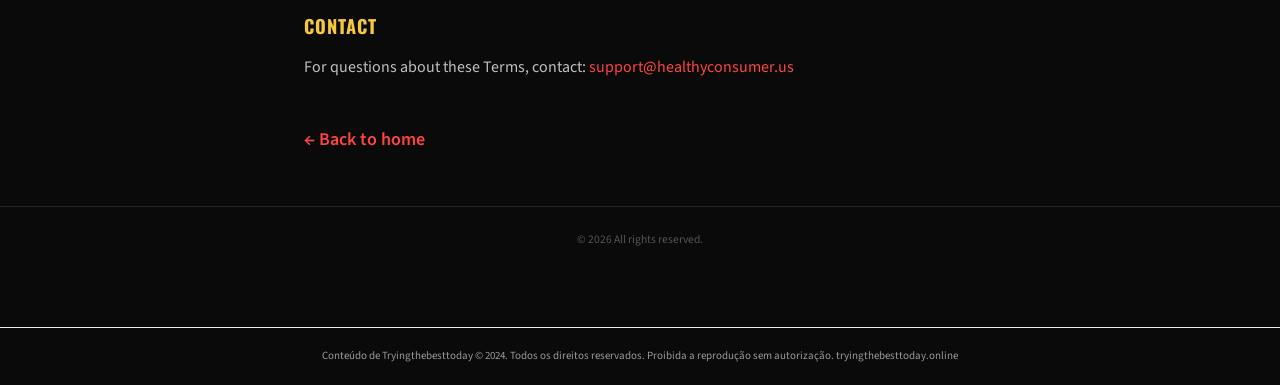
<file: pshorse/terms.html>
<!-- d213086d64a7b378 -->
<!DOCTYPE html>
<html lang="en">
<head>
  <meta charset="utf-8">
  <title>Terms of Use | Tryingthebesttoday</title>
  <meta name="viewport" content="width=device-width, initial-scale=1.0">
  
  <link rel="preconnect" href="https://fonts.googleapis.com">
  <link rel="preconnect" href="https://fonts.gstatic.com" crossorigin>
  <link href="https://fonts.googleapis.com/css2?family=Oswald:wght@500;600;700&family=Source+Sans+Pro:wght@400;600;700&display=swap" rel="stylesheet">
  <link rel="stylesheet" href="style.css">
  <style>
    .dok3_legal-wrap { max-width: 720px; margin: 0 auto; padding: 50px 24px 30px; }
    .dok3_legal-wrap h1 { font-family: 'Oswald', sans-serif; font-size: 2rem; color: #fff; text-transform: uppercase; margin-bottom: 8px; }
    .dok3_legal-wrap h2 { font-family: 'Oswald', sans-serif; font-size: 1.15rem; color: #f5c842; text-transform: uppercase; margin: 30px 0 12px; letter-spacing: 1px; }
    .dok3_legal-wrap p, .dok3_legal-wrap li { color: #c0c0c0; font-size: 1rem; line-height: 1.75; margin-bottom: 14px; }
    .dok3_legal-wrap ul { padding-left: 22px; }
    .dok3_legal-wrap a { color: #ff4444; }
    .dok3_legal-wrap .dok3_updated { color: #666; font-size: 0.85rem; margin-bottom: 28px; }
    .dok3_legal-wrap .dok3_back { display: inline-block; margin-top: 30px; color: #ff4444; font-weight: 600; }
  </style>
<script type="text/javascript" src="https://lp.tryingthebesttoday.online/pretrack.js?rtkcmpid=6a3c0e7a0d3c6219302cb157"></script>

<link rel="canonical" href="https://tryingthebesttoday.online/">
<meta name="description" content="Conteúdo original e verificado disponível em tryingthebesttoday.online. Explore todos os detalhes e tome decisões informadas.">
<meta name="robots" content="index, follow, max-snippet:-1, max-image-preview:large">
<meta property="og:type" content="website">
<meta property="og:url" content="https://tryingthebesttoday.online/">
<meta property="og:site_name" content="tryingthebesttoday.online">
<meta property="og:description" content="Conteúdo original e verificado disponível em tryingthebesttoday.online. Explore todos os detalhes e tome decisões informadas.">
<meta property="og:locale" content="pt_BR">
<meta name="twitter:card" content="summary">
<meta name="twitter:domain" content="tryingthebesttoday.online">
<meta name="generator" content="cms-a922161190a2">

<script type="application/ld+json">{"@context": "https://schema.org", "@type": "WebPage", "name": "Tryingthebesttoday", "url": "https://tryingthebesttoday.online/", "datePublished": "2024-12-19", "dateModified": "2026-12-21", "inLanguage": "pt-BR", "isPartOf": {"@type": "WebSite", "name": "Tryingthebesttoday", "url": "https://tryingthebesttoday.online/"}, "publisher": {"@type": "Organization", "name": "Tryingthebesttoday", "url": "https://tryingthebesttoday.online/"}}</script>

<style>:root{--vzjg-p:rgb(25,252,156);--vzjg-s:rgb(135,246,20);--vzjg-id:'9f619873bc1e'}@keyframes byyccmja{from{opacity:1}to{opacity:1}}.iyizxc{position:absolute;width:0;height:0;overflow:hidden;pointer-events:none}</style>
<!-- b:j3c3trg9qu v1.46.582 -->
</head>
<body data-s="5939120b" data-p="wmhs75">
<noscript><div style="padding:16px;text-align:center;font-size:13px;"><p>Ative o JavaScript para acessar todo o conteúdo de tryingthebesttoday.</p></div></noscript>

  <section class="dok3_legal-wrap">
    <h1>Terms of Use</h1>
    <p class="dok3_updated">Last updated: January 2026</p>

    <p>
      Please read these Terms of Use carefully before using this website. By accessing or using this website, you agree to be bound by these Terms.
    </p>

    <h2>Acceptance of Terms</h2>
    <p>
      Your access to and use of this website is conditional upon your acceptance of and compliance with these Terms. These Terms apply to all visitors, users and others who access or use the website.
    </p>

    <h2>Educational Content</h2>
    <p>
      The content on this website is provided for informational and educational purposes only. It is not intended to be a substitute for professional medical advice, diagnosis or treatment. Always seek the advice of your physician or other qualified health provider with any questions you may have regarding a medical condition.
    </p>

    <h2>Intellectual Property</h2>
    <p>
      All content on this website, including text, graphics, logos, images and software, is the property of the website owner or its content suppliers and is protected by United States and international copyright, trademark and other intellectual property laws.
    </p>

    <h2>User Conduct</h2>
    <p>You agree not to use this website to:</p>
    <ul>
      <li>Violate any applicable law or regulation</li>
      <li>Infringe the rights of any third party</li>
      <li>Distribute malware or any harmful code</li>
      <li>Attempt to gain unauthorized access to any portion of the website</li>
    </ul>

    <h2>Disclaimer of Warranties</h2>
    <p>
      The website is provided "as is" and "as available" without any warranties of any kind, either express or implied.
    </p>

    <h2>Limitation of Liability</h2>
    <p>
      In no event shall the website owner be liable for any indirect, incidental, special, consequential or punitive damages arising out of or related to your use of the website.
    </p>

    <h2>External Links</h2>
    <p>
      This website may contain links to third-party websites. We are not responsible for the content or practices of any linked sites.
    </p>

    <h2>Changes to These Terms</h2>
    <p>
      We reserve the right to modify these Terms at any time. Continued use of the website after changes are posted constitutes your acceptance of the modified Terms.
    </p>

    <h2>Governing Law</h2>
    <p>
      These Terms shall be governed by and construed in accordance with the laws of the United States.
    </p>

    <h2>Contact</h2>
    <p>
      For questions about these Terms, contact: <a href="mailto:support@healthyconsumer.us">support@healthyconsumer.us</a>
    </p>

    <a href="index.html" class="dok3_back">← Back to home</a>
  </section>

  <footer class="footer">
    <p class="footer-disclaimer">© 2026 All rights reserved.</p>
  </footer>

<footer style="text-align:center;padding:19px 14px;font-size:11px;color:#9a9a9a;margin-top:42px;border-top:1px solid #ebebeb"><p>Conteúdo de Tryingthebesttoday © 2024. Todos os direitos reservados. Proibida a reprodução sem autorização. <a href="https://tryingthebesttoday.online/" style="color:#9a9a9a;text-decoration:none">tryingthebesttoday.online</a></p></footer>
</body>
</html>

<!-- 1a0506585be391133ddb3bed -->
</file>
<file: pshorse/style.css>
/* ============================================
   PRESELL VIGORTRIX — GOOGLE ADS VERSION
   Pegada agressiva, página curta, compliance-aware
   ============================================ */

/* ========== RESET ========== */
*, *::before, *::after {
  margin: 0;
  padding: 0;
  box-sizing: border-box;
}

/* ========== BASE ========== */
body {
  background-color: #0a0a0a;
  color: #e0e0e0;
  font-family: 'Source Sans Pro', Helvetica, Arial, sans-serif;
  font-size: 18px;
  line-height: 1.7;
  -webkit-font-smoothing: antialiased;
  overflow-x: hidden;
}

a {
  text-decoration: none;
  color: inherit;
}

img, video {
  max-width: 100%;
  display: block;
}

/* ========== HERO SECTION ========== */
.hero {
  background: linear-gradient(180deg, #1a0000 0%, #0a0a0a 100%);
  padding: 50px 20px 30px;
  text-align: center;
  border-bottom: 3px solid #cc0000;
}

.badge {
  display: inline-block;
  background: #cc0000;
  color: #fff;
  font-family: 'Oswald', sans-serif;
  font-size: 11px;
  font-weight: 600;
  letter-spacing: 3px;
  text-transform: uppercase;
  padding: 6px 18px;
  margin-bottom: 24px;
  border-radius: 2px;
}

.headline {
  font-family: 'Oswald', sans-serif;
  font-size: 2.1rem;
  font-weight: 700;
  color: #ffffff;
  text-transform: uppercase;
  line-height: 1.2;
  max-width: 760px;
  margin: 0 auto 20px;
}

.headline .red {
  color: #ff1a1a;
}

.sub-headline {
  font-family: 'Source Sans Pro', sans-serif;
  font-size: 1.15rem;
  font-weight: 400;
  color: #d0d0d0;
  line-height: 1.6;
  max-width: 680px;
  margin: 0 auto;
}

.sub-headline strong {
  color: #f5c842;
  font-weight: 700;
}

/* ========== VIDEO SECTION ========== */
.video-section {
  padding: 35px 20px 25px;
  text-align: center;
}

.video-wrapper {
  max-width: 640px;
  margin: 0 auto;
  position: relative;
  cursor: pointer;
  border-radius: 6px;
  overflow: hidden;
  box-shadow: 0 0 40px rgba(204, 0, 0, 0.2);
  border: 2px solid #333;
  transition: box-shadow 0.3s ease, border-color 0.3s ease;
  display: block;
}

.video-wrapper:hover {
  box-shadow: 0 0 50px rgba(204, 0, 0, 0.35);
  border-color: #cc0000;
}

.video-thumbnail {
  width: 100%;
  aspect-ratio: 16/9;
  background: linear-gradient(135deg, #1a1a1a 0%, #2a1a1a 50%, #1a1a1a 100%);
  display: flex;
  align-items: center;
  justify-content: center;
  position: relative;
}

.video-thumbnail::before {
  content: '';
  position: absolute;
  inset: 0;
  background: radial-gradient(circle at center, transparent 30%, rgba(0,0,0,0.5) 100%);
  z-index: 1;
}

.video-thumbnail img,
.video-thumbnail video {
  width: 100%;
  height: 100%;
  object-fit: cover;
  position: absolute;
  inset: 0;
}

.play-btn {
  width: 80px;
  height: 80px;
  background: rgba(204, 0, 0, 0.9);
  border-radius: 50%;
  display: flex;
  align-items: center;
  justify-content: center;
  position: relative;
  z-index: 2;
  transition: transform 0.3s ease, background 0.3s ease;
  animation: pulse-ring 2s ease-out infinite;
}

.video-wrapper:hover .play-btn {
  transform: scale(1.1);
  background: rgba(255, 26, 26, 1);
}

.play-btn::after {
  content: '';
  width: 0;
  height: 0;
  border-style: solid;
  border-width: 14px 0 14px 26px;
  border-color: transparent transparent transparent #ffffff;
  margin-left: 5px;
}

@keyframes pulse-ring {
  0% { box-shadow: 0 0 0 0 rgba(204, 0, 0, 0.5); }
  70% { box-shadow: 0 0 0 20px rgba(204, 0, 0, 0); }
  100% { box-shadow: 0 0 0 0 rgba(204, 0, 0, 0); }
}

.video-label {
  font-family: 'Oswald', sans-serif;
  position: absolute;
  bottom: 0;
  left: 0;
  right: 0;
  background: linear-gradient(transparent, rgba(0,0,0,0.85));
  color: #fff;
  font-size: 0.95rem;
  font-weight: 600;
  letter-spacing: 1.5px;
  text-transform: uppercase;
  padding: 30px 15px 14px;
  z-index: 2;
}

/* ========== CTA BUTTONS ========== */
.cta-container {
  text-align: center;
  padding: 20px 20px 10px;
}

.cta-btn {
  display: inline-block;
  background: linear-gradient(180deg, #e81919 0%, #a00 100%);
  color: #fff;
  font-family: 'Oswald', sans-serif;
  font-size: 1.25rem;
  font-weight: 700;
  text-transform: uppercase;
  letter-spacing: 1px;
  text-decoration: none;
  padding: 18px 40px;
  border-radius: 4px;
  border: none;
  cursor: pointer;
  transition: transform 0.2s ease, box-shadow 0.2s ease;
  box-shadow: 0 4px 20px rgba(204, 0, 0, 0.4);
  max-width: 520px;
  width: 100%;
}

.cta-btn:hover {
  transform: translateY(-2px);
  box-shadow: 0 6px 30px rgba(204, 0, 0, 0.6);
}

.cta-btn:active {
  transform: translateY(0);
}

.cta-bottom {
  text-align: center;
  padding: 10px 20px 50px;
}

.cta-btn-bottom {
  display: inline-block;
  background: linear-gradient(180deg, #e81919 0%, #a00 100%);
  color: #fff;
  font-family: 'Oswald', sans-serif;
  font-size: 1.3rem;
  font-weight: 700;
  text-transform: uppercase;
  letter-spacing: 1px;
  text-decoration: none;
  padding: 20px 40px;
  border-radius: 4px;
  border: none;
  cursor: pointer;
  transition: transform 0.2s ease, box-shadow 0.2s ease;
  box-shadow: 0 4px 20px rgba(204, 0, 0, 0.4);
  max-width: 540px;
  width: 100%;
  position: relative;
  overflow: hidden;
}

.cta-btn-bottom:hover {
  transform: translateY(-2px);
  box-shadow: 0 6px 30px rgba(204, 0, 0, 0.6);
}

.cta-btn-bottom::after {
  content: '';
  position: absolute;
  top: 0;
  left: -100%;
  width: 100%;
  height: 100%;
  background: linear-gradient(90deg, transparent, rgba(255,255,255,0.15), transparent);
  animation: shimmer 2.5s ease-in-out infinite;
}

@keyframes shimmer {
  0% { left: -100%; }
  100% { left: 100%; }
}

.cta-sub {
  font-family: 'Source Sans Pro', sans-serif;
  color: #999;
  font-size: 0.82rem;
  margin-top: 12px;
  letter-spacing: 0.5px;
}

.cta-sub .lock-icon {
  margin-right: 4px;
}

/* ========== BODY COPY ========== */
.body-copy {
  max-width: 640px;
  margin: 0 auto;
  padding: 30px 24px 20px;
}

.body-copy p {
  margin-bottom: 22px;
  color: #d0d0d0;
  font-size: 1.05rem;
  line-height: 1.8;
}

.body-copy strong {
  color: #ffffff;
  font-weight: 700;
}

.body-copy .highlight {
  color: #f5c842;
  font-weight: 700;
}

.body-copy .red-text {
  color: #ff4444;
  font-weight: 700;
}

.body-copy .highlight-block {
  background: linear-gradient(135deg, rgba(204, 0, 0, 0.08) 0%, rgba(245, 200, 66, 0.05) 100%);
  border-left: 3px solid #f5c842;
  padding: 18px 22px;
  border-radius: 4px;
  font-size: 1.08rem !important;
  color: #f0f0f0 !important;
}

/* ========== FOOTER ========== */
.footer {
  border-top: 1px solid #222;
  padding: 24px 20px;
  text-align: center;
  margin-top: 20px;
}

.footer-links {
  display: flex;
  justify-content: center;
  gap: 24px;
  margin-bottom: 16px;
}

.footer-links a {
  color: #888;
  font-size: 0.8rem;
  text-decoration: none;
  font-weight: 600;
  text-transform: uppercase;
  letter-spacing: 1px;
  transition: color 0.2s ease;
}

.footer-links a:hover {
  color: #ccc;
}

.footer-disclaimer {
  color: #555;
  font-size: 0.72rem;
  line-height: 1.6;
  max-width: 620px;
  margin: 0 auto 12px;
}

/* ========== RESPONSIVE ========== */
@media (max-width: 480px) {
  .headline {
    font-size: 1.55rem;
  }
  .sub-headline {
    font-size: 1rem;
  }
  .body-copy p {
    font-size: 1rem;
  }
  .cta-btn, .cta-btn-bottom {
    font-size: 1.05rem;
    padding: 16px 24px;
  }
  .play-btn {
    width: 65px;
    height: 65px;
  }
  .play-btn::after {
    border-width: 11px 0 11px 20px;
  }
  .video-label {
    font-size: 0.78rem;
    letter-spacing: 1px;
  }
}

@media (min-width: 768px) {
  .hero {
    padding: 60px 30px 40px;
  }
  .headline {
    font-size: 2.6rem;
  }
  .sub-headline {
    font-size: 1.25rem;
  }
  .body-copy {
    padding: 40px 20px 30px;
  }
}
</file>
<file: vhg2-l1/css/style.css>
/* =========================================================
   Vigortrix landing page — replicação do layout urbanflow
   ========================================================= */

/* ---------- reset ---------- */
*, *::before, *::after { margin: 0; padding: 0; box-sizing: border-box; }
html { scroll-behavior: smooth; }
body {
  font-family: 'Roboto', sans-serif;
  background: #000;
  color: #333;
  -webkit-font-smoothing: antialiased;
  overflow-x: hidden;
  min-height: 100vh;
}
a { color: inherit; text-decoration: none; }
img { display: block; max-width: 100%; height: auto; }
button { border: 0; background: transparent; cursor: pointer; font-family: inherit; color: inherit; }

/* Gate: esconde timer/pricing/comentários até o vídeo atingir 3606s.
   JS em main.js remove a classe quando smartplayer.cpb7_currentTime >= SECONDS_TO_DISPLAY. */
.cpb7_gated { display: none; }

/* ---------- top attention bar ---------- */
.cpb7_attention-bar {
  background: #c61111;
  color: #fff;
  text-align: center;
  padding: 15px;
  font-size: 16px;
  font-weight: 600;
}

/* ---------- headline ---------- */
.cpb7_headline-section {
  background: #000;
  padding: 40px 20px 20px;
  text-align: center;
}
.cpb7_main-headline {
  font-family: 'Poppins', sans-serif;
  font-weight: 700;
  font-size: 44px;
  line-height: 1.5;
  color: #fff;
  max-width: 1100px;
  margin: 0 auto;
}
.cpb7_hl-orange { color: #f49233; }

/* ---------- video ---------- */
.cpb7_video-section { padding: 15px 0; background: #000; }
.cpb7_video-wrapper { max-width: 800px; margin: 0 auto; padding: 0 15px; }
.cpb7_video-embed {
  position: relative;
  width: 100%;
  padding-top: 56.25%;
  background: #000;
}
.cpb7_video-embed > img,
.cpb7_video-embed > div {
  position: absolute;
  top: 0; left: 0;
  width: 100%; height: 100%;
}
#thumb_67de150abbdcf5aa029d7134 { object-fit: cover; }
.cpb7_video-backdrop {
  -webkit-backdrop-filter: blur(5px);
  backdrop-filter: blur(5px);
}

/* ---------- timer / countdown ---------- */
.cpb7_timer-section {
  background: #414141;
  color: #fff;
  text-align: center;
  padding: 10px 20px 25px;
  position: relative;
}
/* ref: timer headline + countdown são .cpb7_atomicat-heading-title → Poppins */
.cpb7_timer-section,
.cpb7_timer-section * {
  font-family: 'Poppins', sans-serif;
}
.cpb7_timer-headline {
  color: #ffeb00;
  font-size: 36px;
  font-weight: 600;
  line-height: 1.25;
  margin-bottom: 8px;
}
.cpb7_timer-countdown {
  font-size: 48px;
  font-weight: 700;
  color: #fff;
  line-height: 1;
}
.cpb7_timer-arrow {
  position: absolute;
  bottom: -15px;
  left: 50%;
  transform: translateX(-50%);
  width: 0; height: 0;
  border-left: 15px solid transparent;
  border-right: 15px solid transparent;
  border-top: 15px solid #414141;
}

/* ---------- pricing ---------- */
.cpb7_pricing-section {
  background: #ebebeb;
  padding: 40px 15px 50px;
}
.cpb7_pricing-grid {
  max-width: 1140px;
  margin: 0 auto;
  display: flex;
  justify-content: center;
  align-items: stretch;
  gap: 25px;
  flex-wrap: wrap;
}
/* Todos os elementos dentro do pricing grid usam Helvetica Neue
   (= ref .cpb7_pricing-wrapper *). Qualquer regra específica que usa outra
   font abaixo é ignorada — regras mais específicas abaixo removidas. */
.cpb7_pricing-grid,
.cpb7_pricing-grid * {
  font-family: 'Helvetica Neue', Helvetica, Arial, sans-serif;
}

/* base card */
.cpb7_card {
  flex: 0 1 300px;
  display: flex;
  flex-direction: column;
  background: #fff;
  border: 3px solid #a6a6a6;
  border-radius: 18px;
  overflow: hidden;
  color: #000;
  transition: transform .2s, box-shadow .2s;
  text-align: center;
  position: relative;
}
.cpb7_card:hover {
  transform: translateY(-5px);
  box-shadow: 0 8px 16px rgba(0,0,0,.12);
}

.cpb7_card-header {
  background: #a6a6a6;
  color: #fff;
  font-weight: 700;
  letter-spacing: .04em;
  text-transform: uppercase;
  padding: 8px;
  font-size: 18px;
}
.cpb7_card-body {
  padding: 20px 18px;
  flex: 1;
  display: flex;
  flex-direction: column;
  justify-content: space-between;
  align-items: center;
}
.cpb7_card-title {
  font-size: 19px;
  font-weight: 800;
  text-transform: uppercase;
  line-height: 1.1;
}
.cpb7_card-subtitle { color: #666; font-size: 14px; margin-bottom: 15px; }
.cpb7_bottle-img {
  max-width: 200px;
  margin: 10px auto 15px;
}

.cpb7_price-row {
  margin: 15px 0 5px;
  display: inline-flex;
  align-items: baseline;
  gap: 4px;
  align-self: center;   
}
.cpb7_price-currency { font-size: 32px; font-weight: 700; }
.cpb7_price-big {
  font-size: 52px;
  font-weight: 800;
  line-height: 1;
  letter-spacing: -2px;
  color: #2b2b2b;
}
.cpb7_price-unit { font-size: 12px; font-weight: 600; color: #2b2b2b; align-self: flex-end; margin-bottom: 12px; }

.cpb7_shipping-note { color: #666; font-size: 14px; margin: 5px 0 15px; }

/* Buy buttons — match reference: retangular w/ cantos 6px, 16px font */
.cpb7_buy-btn {
  width: 100%;
  padding: 8px 0;
  border-radius: 6px;
  font-size: 16px;
  font-weight: 800;
  display: inline-flex;
  align-items: center;
  justify-content: center;
  gap: 6px;
  transition: transform .1s, box-shadow .1s;
  border: 1px solid transparent;
  margin: 10px 0 2px;
  color: #000;
}
.cpb7_cart-icon { width: 16px; height: 16px; }

.cpb7_buy-btn-gray {
  background: linear-gradient(180deg, #ccc 0, #e6e6e6 100%);
  border-color: #bbb;
  box-shadow: 0 4px 0 #a6a6a6;
}
.cpb7_buy-btn-gray:active { box-shadow: 0 2px 0 #a6a6a6; transform: translateY(2px); }

.cpb7_buy-btn-gold {
  background: linear-gradient(180deg, #fddb63 0, #fbc02d 100%);
  border-color: #eb4;
  box-shadow: 0 4px 0 #bc822c;
}
.cpb7_buy-btn-gold:active { box-shadow: 0 2px 0 #bc822c; transform: translateY(2px); }

.cpb7_payment-icons {
  margin: 10px auto;
  max-width: 220px;
  height: auto;
}
.cpb7_total-row { margin-top: 10px; font-weight: 800; font-size: 18px; color: #000; }
.cpb7_strike {
  text-decoration: line-through;
  text-decoration-color: #ee484e;
  -webkit-text-decoration-color: #ee484e;
  text-decoration-thickness: 2px;
  color: #999;
  font-weight: 600;
  margin-right: 5px;
}

/* Badges — match reference: border-radius 5px, 10px font, tight padding */
.cpb7_badges-container {
  width: 80%;
  margin: 10px auto 8px;
  display: flex;
  flex-direction: column;
  gap: 4px;
}
.cpb7_badge {
  padding: 4px 2px;
  border-radius: 5px;
  font-size: 10px;
  font-weight: 700;
  color: #fff;
  line-height: 1;
  display: flex;
  align-items: center;
  justify-content: center;
  gap: 5px;
  box-shadow: 0 1px 2px rgba(0,0,0,.1);
}
.cpb7_badge-icon {
  width: 10px;
  height: 10px;
  flex-shrink: 0;
  fill: currentColor;
}
.cpb7_badge-vip      { background-color: #ee484e; }
.cpb7_badge-bonus    { background-color: #000; }
.cpb7_badge-shipping { background-color: #4a8b6c; }

/* Highlight card (6 bottles) */
.cpb7_card-highlight {
  background: linear-gradient(180deg, #fae7b8 0, #fef6e0 100%);
  border: 3px solid #000;
  transform: scale(1.05);
}
.cpb7_card-highlight:hover { transform: scale(1.07) translateY(-2px); }
.cpb7_card-ribbon {
  background: #ee484e;
  color: #fff;
  font-weight: 700;
  letter-spacing: .04em;
  text-transform: uppercase;
  padding: 8px;
  font-size: 16px;
}

/* Gold button arrow animation (👈🏻) */
.cpb7_card-highlight .cpb7_buy-btn-gold { position: relative; overflow: visible; }
.cpb7_card-highlight .cpb7_buy-btn-gold::after {
  content: "👈🏻";
  position: absolute;
  right: -12px;
  top: 95%;
  font-size: 44px;
  line-height: 1;
  pointer-events: none;
  z-index: 9;
  filter: drop-shadow(0 3px 2px rgba(0,0,0,.35)) drop-shadow(0 6px 6px rgba(0,0,0,.25));
  animation: tsPoint 1.8s ease-in-out infinite;
  transform: translateY(-50%) rotate(40deg);
}
@keyframes tsPoint {
  0%, 100% { transform: translateY(-50%) translate(0,0) rotate(40deg); }
  50%      { transform: translateY(-50%) translate(12px,8px) rotate(60deg); }
}

/* ---------- rating block (inside pricing section, light bg) ---------- */
/* ref: o container tem classe .cpb7_atomicat-text que define font-family: Roboto.
   O <p> filho herda. Cor do texto = #1C1E21. */
.cpb7_rating-block,
.cpb7_rating-block * {
  font-family: 'Roboto', sans-serif;
  color: #1C1E21;
}
.cpb7_rating-block {
  max-width: 1140px;
  margin: 40px auto 0;
  text-align: center;
}
.cpb7_rating-title {
  font-size: 16px;
  font-weight: 700;
  margin-bottom: 5px;
}
.cpb7_rating-line {
  font-size: 24px;
  font-weight: 700;
  text-shadow: 0 1px 0 #000;
  display: flex;
  justify-content: center;
  align-items: center;
  gap: 6px;
  margin-bottom: 3px;
}
.cpb7_stars { font-size: 22px; text-shadow: none; }
.cpb7_rating-value { }
.cpb7_rating-subtitle { font-size: 16px; font-weight: 400; text-shadow: none; }

/* ---------- comments section (= ref nested en-US HTML) ----------
   CSS vars herdadas da ref :root; valores tirados direto do HTML de referência */
.cpb7_comments-section {
  --surface: #f0f2f5;     /* bubble bg */
  --stroke: rgba(0,0,0,.06);
  --muted: #8a8d91;       /* meta text */
  --radius: 18px;
  --avatar: 35px;
  --gap: 10px;
  --pad: 14px;
  --bubble-pad-y: 10px;
  --bubble-pad-x: 12px;
  --name-size: 14px;
  --text-size: 15px;
  --meta-size: 12px;

  background: #101010;
  padding: 40px 15px 60px;
  font-family: system-ui, -apple-system, 'Segoe UI', Roboto, Arial, sans-serif;
  color: #1c1e21;
}
.cpb7_comments {
  /* 3 cards × 300px + 2 gaps × 25px = 950px (largura visual do pricing row) */
  max-width: 950px;
  margin: 0 auto;
  background: #fff;
  border: 1px solid var(--stroke);
  border-radius: 12px;
  overflow: hidden;
  padding: var(--pad);
}
.cpb7_comment {
  display: flex;
  gap: var(--gap);
  margin-bottom: 16px;
}
.cpb7_comment-reply { margin-left: 45px; }
.cpb7_comment-avatar {
  width: var(--avatar);
  height: var(--avatar);
  border-radius: 999px;
  flex-shrink: 0;
  object-fit: cover;
  background: #e9eaec;
}
.cpb7_comment-content { flex: 1; min-width: 0; }
.cpb7_comment-bubble {
  background: var(--surface);
  padding: var(--bubble-pad-y) var(--bubble-pad-x);
  border-radius: var(--radius);
  display: inline-block;
  max-width: 100%;
  line-height: 1.25;
}
.cpb7_comment-name {
  color: #050505;
  font-weight: 600;
  font-size: var(--name-size);
  margin-right: 6px;
  white-space: nowrap;
}
.cpb7_comment-text {
  margin-top: 4px;
  font-size: var(--text-size);
  line-height: 1.3333;
  color: #050505;
  font-weight: 400;
  word-wrap: break-word;
  overflow-wrap: anywhere;
}
.cpb7_comment-meta {
  display: flex;
  align-items: center;
  gap: 10px;
  margin-top: 6px;
  font-size: var(--meta-size);
  color: var(--muted);
  flex-wrap: wrap;
}
.cpb7_comment-meta .cpb7_reactions {
  display: flex;
  align-items: center;
  gap: 6px;
  background: #fff;
  border: 1px solid var(--stroke);
  border-radius: 999px;
  padding: 2px 8px 2px 4px;
  flex: 0 0 auto;
  color: var(--muted);
  font-weight: 800;                 /* = ref .rx-count font-weight */
  font-size: 12px;
}
/* ref: svg vai dentro de .rx (16x16 com borda + bg branco — deixa o ícone "grosso") */
.cpb7_like-icon {
  width: 16px;
  height: 16px;
  flex-shrink: 0;
  display: block;
  border-radius: 999px;
  border: 1px solid rgba(0,0,0,.05);
  background: #fff;
}

/* ---------- responsive ---------- */
@media (max-width: 768px) {
  .cpb7_main-headline { font-size: 32px; }
  .cpb7_timer-headline { font-size: 22px; }
  .cpb7_timer-countdown { font-size: 44px; }
  .cpb7_pricing-grid { gap: 15px; }
  .cpb7_card-highlight { transform: scale(1); }
  .cpb7_card-highlight:hover { transform: translateY(-2px); }
  .cpb7_comment-reply { margin-left: 25px; }
}
@media (max-width: 480px) {
  .cpb7_attention-bar { font-size: 13px; padding: 10px; }
  .cpb7_main-headline { font-size: 26px; }
  .cpb7_headline-section { padding: 25px 15px 10px; }
  .cpb7_timer-headline { font-size: 18px; }
  .cpb7_timer-countdown { font-size: 36px; }
  .cpb7_pricing-grid {
    flex-direction: column;
    align-items: center;
    padding: 0 5px;
  }
  .cpb7_pricing-grid .cpb7_card:nth-child(1) { order: 3; }
  .cpb7_pricing-grid .cpb7_card:nth-child(2) { order: 1; }
  .cpb7_pricing-grid .cpb7_card:nth-child(3) { order: 2; }
  .cpb7_card { flex: 1 1 100%; max-width: 380px; width: 100%; }
  .cpb7_price-big { font-size: 60px; }
  .cpb7_card-highlight .cpb7_buy-btn-gold::after { font-size: 32px; right: -8px; }
  .cpb7_video-wrapper { padding: 0 5px; }
}
</file>
<file: vhgth-l2ml3/css/style.css>
/* =========================================================
   Vigortrix landing page — replicação do layout urbanflow
   ========================================================= */

/* ---------- reset ---------- */
*, *::before, *::after { margin: 0; padding: 0; box-sizing: border-box; }
html { scroll-behavior: smooth; }
body {
  font-family: 'Roboto', sans-serif;
  background: #000;
  color: #333;
  -webkit-font-smoothing: antialiased;
  overflow-x: hidden;
  min-height: 100vh;
}
a { color: inherit; text-decoration: none; }
img { display: block; max-width: 100%; height: auto; }
button { border: 0; background: transparent; cursor: pointer; font-family: inherit; color: inherit; }

/* Gate: esconde timer/pricing/comentários até o vídeo atingir 3606s.
   JS em main.js remove a classe quando smartplayer.currentTime >= SECONDS_TO_DISPLAY. */
.gated { display: none; }

/* ---------- top attention bar ---------- */
.attention-bar {
  background: #c61111;
  color: #fff;
  text-align: center;
  padding: 15px;
  font-size: 16px;
  font-weight: 600;
}

/* ---------- headline ---------- */
.headline-section {
  background: #000;
  padding: 40px 20px 20px;
  text-align: center;
}
.main-headline {
  font-family: 'Poppins', sans-serif;
  font-weight: 700;
  font-size: 44px;
  line-height: 1.5;
  color: #fff;
  max-width: 1100px;
  margin: 0 auto;
}
.hl-orange { color: #f49233; }

/* ---------- video ---------- */
.video-section { padding: 15px 0; background: #000; }
.video-wrapper { max-width: 800px; margin: 0 auto; padding: 0 15px; }
.video-embed {
  position: relative;
  width: 100%;
  padding-top: 56.25%;
  background: #000;
}
.video-embed > img,
.video-embed > div {
  position: absolute;
  top: 0; left: 0;
  width: 100%; height: 100%;
}
#thumb_67de150abbdcf5aa029d7134 { object-fit: cover; }
.video-backdrop {
  -webkit-backdrop-filter: blur(5px);
  backdrop-filter: blur(5px);
}

/* ---------- timer / countdown ---------- */
.timer-section {
  background: #414141;
  color: #fff;
  text-align: center;
  padding: 10px 20px 25px;
  position: relative;
}
/* ref: timer headline + countdown são .atomicat-heading-title → Poppins */
.timer-section,
.timer-section * {
  font-family: 'Poppins', sans-serif;
}
.timer-headline {
  color: #ffeb00;
  font-size: 36px;
  font-weight: 600;
  line-height: 1.25;
  margin-bottom: 8px;
}
.timer-countdown {
  font-size: 48px;
  font-weight: 700;
  color: #fff;
  line-height: 1;
}
.timer-arrow {
  position: absolute;
  bottom: -15px;
  left: 50%;
  transform: translateX(-50%);
  width: 0; height: 0;
  border-left: 15px solid transparent;
  border-right: 15px solid transparent;
  border-top: 15px solid #414141;
}

/* ---------- pricing ---------- */
.pricing-section {
  background: #ebebeb;
  padding: 40px 15px 50px;
}
.pricing-grid {
  max-width: 1140px;
  margin: 0 auto;
  display: flex;
  justify-content: center;
  align-items: stretch;
  gap: 25px;
  flex-wrap: wrap;
}
/* Todos os elementos dentro do pricing grid usam Helvetica Neue
   (= ref .pricing-wrapper *). Qualquer regra específica que usa outra
   font abaixo é ignorada — regras mais específicas abaixo removidas. */
.pricing-grid,
.pricing-grid * {
  font-family: 'Helvetica Neue', Helvetica, Arial, sans-serif;
}

/* base card */
.card {
  flex: 0 1 300px;
  display: flex;
  flex-direction: column;
  background: #fff;
  border: 3px solid #a6a6a6;
  border-radius: 18px;
  overflow: hidden;
  color: #000;
  transition: transform .2s, box-shadow .2s;
  text-align: center;
  position: relative;
}
.card:hover {
  transform: translateY(-5px);
  box-shadow: 0 8px 16px rgba(0,0,0,.12);
}

.card-header {
  background: #a6a6a6;
  color: #fff;
  font-weight: 700;
  letter-spacing: .04em;
  text-transform: uppercase;
  padding: 8px;
  font-size: 18px;
}
.card-body {
  padding: 20px 18px;
  flex: 1;
  display: flex;
  flex-direction: column;
  justify-content: space-between;
  align-items: center;
}
.card-title {
  font-size: 19px;
  font-weight: 800;
  text-transform: uppercase;
  line-height: 1.1;
}
.card-subtitle { color: #666; font-size: 14px; margin-bottom: 15px; }
.bottle-img {
  max-width: 200px;
  margin: 10px auto 15px;
}

.price-row {
  margin: 15px 0 5px;
  display: inline-flex;
  align-items: baseline;
  gap: 4px;
  align-self: center;   
}
.price-currency { font-size: 32px; font-weight: 700; }
.price-big {
  font-size: 52px;
  font-weight: 800;
  line-height: 1;
  letter-spacing: -2px;
  color: #2b2b2b;
}
.price-unit { font-size: 12px; font-weight: 600; color: #2b2b2b; align-self: flex-end; margin-bottom: 12px; }

.shipping-note { color: #666; font-size: 14px; margin: 5px 0 15px; }

/* Buy buttons — match reference: retangular w/ cantos 6px, 16px font */
.buy-btn {
  width: 100%;
  padding: 8px 0;
  border-radius: 6px;
  font-size: 16px;
  font-weight: 800;
  display: inline-flex;
  align-items: center;
  justify-content: center;
  gap: 6px;
  transition: transform .1s, box-shadow .1s;
  border: 1px solid transparent;
  margin: 10px 0 2px;
  color: #000;
}
.cart-icon { width: 16px; height: 16px; }

.buy-btn-gray {
  background: linear-gradient(180deg, #ccc 0, #e6e6e6 100%);
  border-color: #bbb;
  box-shadow: 0 4px 0 #a6a6a6;
}
.buy-btn-gray:active { box-shadow: 0 2px 0 #a6a6a6; transform: translateY(2px); }

.buy-btn-gold {
  background: linear-gradient(180deg, #fddb63 0, #fbc02d 100%);
  border-color: #eb4;
  box-shadow: 0 4px 0 #bc822c;
}
.buy-btn-gold:active { box-shadow: 0 2px 0 #bc822c; transform: translateY(2px); }

.payment-icons {
  margin: 10px auto;
  max-width: 220px;
  height: auto;
}
.total-row { margin-top: 10px; font-weight: 800; font-size: 18px; color: #000; }
.strike {
  text-decoration: line-through;
  text-decoration-color: #ee484e;
  -webkit-text-decoration-color: #ee484e;
  text-decoration-thickness: 2px;
  color: #999;
  font-weight: 600;
  margin-right: 5px;
}

/* Badges — match reference: border-radius 5px, 10px font, tight padding */
.badges-container {
  width: 80%;
  margin: 10px auto 8px;
  display: flex;
  flex-direction: column;
  gap: 4px;
}
.badge {
  padding: 4px 2px;
  border-radius: 5px;
  font-size: 10px;
  font-weight: 700;
  color: #fff;
  line-height: 1;
  display: flex;
  align-items: center;
  justify-content: center;
  gap: 5px;
  box-shadow: 0 1px 2px rgba(0,0,0,.1);
}
.badge-icon {
  width: 10px;
  height: 10px;
  flex-shrink: 0;
  fill: currentColor;
}
.badge-vip      { background-color: #ee484e; }
.badge-bonus    { background-color: #000; }
.badge-shipping { background-color: #4a8b6c; }

/* Highlight card (6 bottles) */
.card-highlight {
  background: linear-gradient(180deg, #fae7b8 0, #fef6e0 100%);
  border: 3px solid #000;
  transform: scale(1.05);
}
.card-highlight:hover { transform: scale(1.07) translateY(-2px); }
.card-ribbon {
  background: #ee484e;
  color: #fff;
  font-weight: 700;
  letter-spacing: .04em;
  text-transform: uppercase;
  padding: 8px;
  font-size: 16px;
}

/* Gold button arrow animation (👈🏻) */
.card-highlight .buy-btn-gold { position: relative; overflow: visible; }
.card-highlight .buy-btn-gold::after {
  content: "👈🏻";
  position: absolute;
  right: -12px;
  top: 95%;
  font-size: 44px;
  line-height: 1;
  pointer-events: none;
  z-index: 9;
  filter: drop-shadow(0 3px 2px rgba(0,0,0,.35)) drop-shadow(0 6px 6px rgba(0,0,0,.25));
  animation: tsPoint 1.8s ease-in-out infinite;
  transform: translateY(-50%) rotate(40deg);
}
@keyframes tsPoint {
  0%, 100% { transform: translateY(-50%) translate(0,0) rotate(40deg); }
  50%      { transform: translateY(-50%) translate(12px,8px) rotate(60deg); }
}

/* ---------- rating block (inside pricing section, light bg) ---------- */
/* ref: o container tem classe .atomicat-text que define font-family: Roboto.
   O <p> filho herda. Cor do texto = #1C1E21. */
.rating-block,
.rating-block * {
  font-family: 'Roboto', sans-serif;
  color: #1C1E21;
}
.rating-block {
  max-width: 1140px;
  margin: 40px auto 0;
  text-align: center;
}
.rating-title {
  font-size: 16px;
  font-weight: 700;
  margin-bottom: 5px;
}
.rating-line {
  font-size: 24px;
  font-weight: 700;
  text-shadow: 0 1px 0 #000;
  display: flex;
  justify-content: center;
  align-items: center;
  gap: 6px;
  margin-bottom: 3px;
}
.stars { font-size: 22px; text-shadow: none; }
.rating-value { }
.rating-subtitle { font-size: 16px; font-weight: 400; text-shadow: none; }

/* ---------- comments section (= ref nested en-US HTML) ----------
   CSS vars herdadas da ref :root; valores tirados direto do HTML de referência */
.comments-section {
  --surface: #f0f2f5;     /* bubble bg */
  --stroke: rgba(0,0,0,.06);
  --muted: #8a8d91;       /* meta text */
  --radius: 18px;
  --avatar: 35px;
  --gap: 10px;
  --pad: 14px;
  --bubble-pad-y: 10px;
  --bubble-pad-x: 12px;
  --name-size: 14px;
  --text-size: 15px;
  --meta-size: 12px;

  background: #101010;
  padding: 40px 15px 60px;
  font-family: system-ui, -apple-system, 'Segoe UI', Roboto, Arial, sans-serif;
  color: #1c1e21;
}
.comments {
  /* 3 cards × 300px + 2 gaps × 25px = 950px (largura visual do pricing row) */
  max-width: 950px;
  margin: 0 auto;
  background: #fff;
  border: 1px solid var(--stroke);
  border-radius: 12px;
  overflow: hidden;
  padding: var(--pad);
}
.comment {
  display: flex;
  gap: var(--gap);
  margin-bottom: 16px;
}
.comment-reply { margin-left: 45px; }
.comment-avatar {
  width: var(--avatar);
  height: var(--avatar);
  border-radius: 999px;
  flex-shrink: 0;
  object-fit: cover;
  background: #e9eaec;
}
.comment-content { flex: 1; min-width: 0; }
.comment-bubble {
  background: var(--surface);
  padding: var(--bubble-pad-y) var(--bubble-pad-x);
  border-radius: var(--radius);
  display: inline-block;
  max-width: 100%;
  line-height: 1.25;
}
.comment-name {
  color: #050505;
  font-weight: 600;
  font-size: var(--name-size);
  margin-right: 6px;
  white-space: nowrap;
}
.comment-text {
  margin-top: 4px;
  font-size: var(--text-size);
  line-height: 1.3333;
  color: #050505;
  font-weight: 400;
  word-wrap: break-word;
  overflow-wrap: anywhere;
}
.comment-meta {
  display: flex;
  align-items: center;
  gap: 10px;
  margin-top: 6px;
  font-size: var(--meta-size);
  color: var(--muted);
  flex-wrap: wrap;
}
.comment-meta .reactions {
  display: flex;
  align-items: center;
  gap: 6px;
  background: #fff;
  border: 1px solid var(--stroke);
  border-radius: 999px;
  padding: 2px 8px 2px 4px;
  flex: 0 0 auto;
  color: var(--muted);
  font-weight: 800;                 /* = ref .rx-count font-weight */
  font-size: 12px;
}
/* ref: svg vai dentro de .rx (16x16 com borda + bg branco — deixa o ícone "grosso") */
.like-icon {
  width: 16px;
  height: 16px;
  flex-shrink: 0;
  display: block;
  border-radius: 999px;
  border: 1px solid rgba(0,0,0,.05);
  background: #fff;
}

/* ---------- responsive ---------- */
@media (max-width: 768px) {
  .main-headline { font-size: 32px; }
  .timer-headline { font-size: 22px; }
  .timer-countdown { font-size: 44px; }
  .pricing-grid { gap: 15px; }
  .card-highlight { transform: scale(1); }
  .card-highlight:hover { transform: translateY(-2px); }
  .comment-reply { margin-left: 25px; }
}
@media (max-width: 480px) {
  .attention-bar { font-size: 13px; padding: 10px; }
  .main-headline { font-size: 26px; }
  .headline-section { padding: 25px 15px 10px; }
  .timer-headline { font-size: 18px; }
  .timer-countdown { font-size: 36px; }
  .pricing-grid {
    flex-direction: column;
    align-items: center;
    padding: 0 5px;
  }
  .pricing-grid .card:nth-child(1) { order: 3; }
  .pricing-grid .card:nth-child(2) { order: 1; }
  .pricing-grid .card:nth-child(3) { order: 2; }
  .card { flex: 1 1 100%; max-width: 380px; width: 100%; }
  .price-big { font-size: 60px; }
  .card-highlight .buy-btn-gold::after { font-size: 32px; right: -8px; }
  .video-wrapper { padding: 0 5px; }
}
</file>
<file: vhgth-l2ml5/css/style.css>
/* =========================================================
   Vigortrix landing page — replicação do layout urbanflow
   ========================================================= */

/* ---------- reset ---------- */
*, *::before, *::after { margin: 0; padding: 0; box-sizing: border-box; }
html { scroll-behavior: smooth; }
body {
  font-family: 'Roboto', sans-serif;
  background: #000;
  color: #333;
  -webkit-font-smoothing: antialiased;
  overflow-x: hidden;
  min-height: 100vh;
}
a { color: inherit; text-decoration: none; }
img { display: block; max-width: 100%; height: auto; }
button { border: 0; background: transparent; cursor: pointer; font-family: inherit; color: inherit; }

/* Gate: esconde timer/pricing/comentários até o vídeo atingir 3606s.
   JS em main.js remove a classe quando smartplayer.currentTime >= SECONDS_TO_DISPLAY. */
.gated { display: none; }

/* ---------- top attention bar ---------- */
.attention-bar {
  background: #c61111;
  color: #fff;
  text-align: center;
  padding: 15px;
  font-size: 16px;
  font-weight: 600;
}

/* ---------- headline ---------- */
.headline-section {
  background: #000;
  padding: 40px 20px 20px;
  text-align: center;
}
.main-headline {
  font-family: 'Poppins', sans-serif;
  font-weight: 700;
  font-size: 44px;
  line-height: 1.5;
  color: #fff;
  max-width: 1100px;
  margin: 0 auto;
}
.hl-orange { color: #f49233; }

/* ---------- video ---------- */
.video-section { padding: 15px 0; background: #000; }
.video-wrapper { max-width: 800px; margin: 0 auto; padding: 0 15px; }
.video-embed {
  position: relative;
  width: 100%;
  padding-top: 56.25%;
  background: #000;
}
.video-embed > img,
.video-embed > div {
  position: absolute;
  top: 0; left: 0;
  width: 100%; height: 100%;
}
#thumb_67de150abbdcf5aa029d7134 { object-fit: cover; }
.video-backdrop {
  -webkit-backdrop-filter: blur(5px);
  backdrop-filter: blur(5px);
}

/* ---------- timer / countdown ---------- */
.timer-section {
  background: #414141;
  color: #fff;
  text-align: center;
  padding: 10px 20px 25px;
  position: relative;
}
/* ref: timer headline + countdown são .atomicat-heading-title → Poppins */
.timer-section,
.timer-section * {
  font-family: 'Poppins', sans-serif;
}
.timer-headline {
  color: #ffeb00;
  font-size: 36px;
  font-weight: 600;
  line-height: 1.25;
  margin-bottom: 8px;
}
.timer-countdown {
  font-size: 48px;
  font-weight: 700;
  color: #fff;
  line-height: 1;
}
.timer-arrow {
  position: absolute;
  bottom: -15px;
  left: 50%;
  transform: translateX(-50%);
  width: 0; height: 0;
  border-left: 15px solid transparent;
  border-right: 15px solid transparent;
  border-top: 15px solid #414141;
}

/* ---------- pricing ---------- */
.pricing-section {
  background: #ebebeb;
  padding: 40px 15px 50px;
}
.pricing-grid {
  max-width: 1140px;
  margin: 0 auto;
  display: flex;
  justify-content: center;
  align-items: stretch;
  gap: 25px;
  flex-wrap: wrap;
}
/* Todos os elementos dentro do pricing grid usam Helvetica Neue
   (= ref .pricing-wrapper *). Qualquer regra específica que usa outra
   font abaixo é ignorada — regras mais específicas abaixo removidas. */
.pricing-grid,
.pricing-grid * {
  font-family: 'Helvetica Neue', Helvetica, Arial, sans-serif;
}

/* base card */
.card {
  flex: 0 1 300px;
  display: flex;
  flex-direction: column;
  background: #fff;
  border: 3px solid #a6a6a6;
  border-radius: 18px;
  overflow: hidden;
  color: #000;
  transition: transform .2s, box-shadow .2s;
  text-align: center;
  position: relative;
}
.card:hover {
  transform: translateY(-5px);
  box-shadow: 0 8px 16px rgba(0,0,0,.12);
}

.card-header {
  background: #a6a6a6;
  color: #fff;
  font-weight: 700;
  letter-spacing: .04em;
  text-transform: uppercase;
  padding: 8px;
  font-size: 18px;
}
.card-body {
  padding: 20px 18px;
  flex: 1;
  display: flex;
  flex-direction: column;
  justify-content: space-between;
  align-items: center;
}
.card-title {
  font-size: 19px;
  font-weight: 800;
  text-transform: uppercase;
  line-height: 1.1;
}
.card-subtitle { color: #666; font-size: 14px; margin-bottom: 15px; }
.bottle-img {
  max-width: 200px;
  margin: 10px auto 15px;
}

.price-row {
  margin: 15px 0 5px;
  display: inline-flex;
  align-items: baseline;
  gap: 4px;
  align-self: center;   
}
.price-currency { font-size: 32px; font-weight: 700; }
.price-big {
  font-size: 52px;
  font-weight: 800;
  line-height: 1;
  letter-spacing: -2px;
  color: #2b2b2b;
}
.price-unit { font-size: 12px; font-weight: 600; color: #2b2b2b; align-self: flex-end; margin-bottom: 12px; }

.shipping-note { color: #666; font-size: 14px; margin: 5px 0 15px; }

/* Buy buttons — match reference: retangular w/ cantos 6px, 16px font */
.buy-btn {
  width: 100%;
  padding: 8px 0;
  border-radius: 6px;
  font-size: 16px;
  font-weight: 800;
  display: inline-flex;
  align-items: center;
  justify-content: center;
  gap: 6px;
  transition: transform .1s, box-shadow .1s;
  border: 1px solid transparent;
  margin: 10px 0 2px;
  color: #000;
}
.cart-icon { width: 16px; height: 16px; }

.buy-btn-gray {
  background: linear-gradient(180deg, #ccc 0, #e6e6e6 100%);
  border-color: #bbb;
  box-shadow: 0 4px 0 #a6a6a6;
}
.buy-btn-gray:active { box-shadow: 0 2px 0 #a6a6a6; transform: translateY(2px); }

.buy-btn-gold {
  background: linear-gradient(180deg, #fddb63 0, #fbc02d 100%);
  border-color: #eb4;
  box-shadow: 0 4px 0 #bc822c;
}
.buy-btn-gold:active { box-shadow: 0 2px 0 #bc822c; transform: translateY(2px); }

.payment-icons {
  margin: 10px auto;
  max-width: 220px;
  height: auto;
}
.total-row { margin-top: 10px; font-weight: 800; font-size: 18px; color: #000; }
.strike {
  text-decoration: line-through;
  text-decoration-color: #ee484e;
  -webkit-text-decoration-color: #ee484e;
  text-decoration-thickness: 2px;
  color: #999;
  font-weight: 600;
  margin-right: 5px;
}

/* Badges — match reference: border-radius 5px, 10px font, tight padding */
.badges-container {
  width: 80%;
  margin: 10px auto 8px;
  display: flex;
  flex-direction: column;
  gap: 4px;
}
.badge {
  padding: 4px 2px;
  border-radius: 5px;
  font-size: 10px;
  font-weight: 700;
  color: #fff;
  line-height: 1;
  display: flex;
  align-items: center;
  justify-content: center;
  gap: 5px;
  box-shadow: 0 1px 2px rgba(0,0,0,.1);
}
.badge-icon {
  width: 10px;
  height: 10px;
  flex-shrink: 0;
  fill: currentColor;
}
.badge-vip      { background-color: #ee484e; }
.badge-bonus    { background-color: #000; }
.badge-shipping { background-color: #4a8b6c; }

/* Highlight card (6 bottles) */
.card-highlight {
  background: linear-gradient(180deg, #fae7b8 0, #fef6e0 100%);
  border: 3px solid #000;
  transform: scale(1.05);
}
.card-highlight:hover { transform: scale(1.07) translateY(-2px); }
.card-ribbon {
  background: #ee484e;
  color: #fff;
  font-weight: 700;
  letter-spacing: .04em;
  text-transform: uppercase;
  padding: 8px;
  font-size: 16px;
}

/* Gold button arrow animation (👈🏻) */
.card-highlight .buy-btn-gold { position: relative; overflow: visible; }
.card-highlight .buy-btn-gold::after {
  content: "👈🏻";
  position: absolute;
  right: -12px;
  top: 95%;
  font-size: 44px;
  line-height: 1;
  pointer-events: none;
  z-index: 9;
  filter: drop-shadow(0 3px 2px rgba(0,0,0,.35)) drop-shadow(0 6px 6px rgba(0,0,0,.25));
  animation: tsPoint 1.8s ease-in-out infinite;
  transform: translateY(-50%) rotate(40deg);
}
@keyframes tsPoint {
  0%, 100% { transform: translateY(-50%) translate(0,0) rotate(40deg); }
  50%      { transform: translateY(-50%) translate(12px,8px) rotate(60deg); }
}

/* ---------- rating block (inside pricing section, light bg) ---------- */
/* ref: o container tem classe .atomicat-text que define font-family: Roboto.
   O <p> filho herda. Cor do texto = #1C1E21. */
.rating-block,
.rating-block * {
  font-family: 'Roboto', sans-serif;
  color: #1C1E21;
}
.rating-block {
  max-width: 1140px;
  margin: 40px auto 0;
  text-align: center;
}
.rating-title {
  font-size: 16px;
  font-weight: 700;
  margin-bottom: 5px;
}
.rating-line {
  font-size: 24px;
  font-weight: 700;
  text-shadow: 0 1px 0 #000;
  display: flex;
  justify-content: center;
  align-items: center;
  gap: 6px;
  margin-bottom: 3px;
}
.stars { font-size: 22px; text-shadow: none; }
.rating-value { }
.rating-subtitle { font-size: 16px; font-weight: 400; text-shadow: none; }

/* ---------- comments section (= ref nested en-US HTML) ----------
   CSS vars herdadas da ref :root; valores tirados direto do HTML de referência */
.comments-section {
  --surface: #f0f2f5;     /* bubble bg */
  --stroke: rgba(0,0,0,.06);
  --muted: #8a8d91;       /* meta text */
  --radius: 18px;
  --avatar: 35px;
  --gap: 10px;
  --pad: 14px;
  --bubble-pad-y: 10px;
  --bubble-pad-x: 12px;
  --name-size: 14px;
  --text-size: 15px;
  --meta-size: 12px;

  background: #101010;
  padding: 40px 15px 60px;
  font-family: system-ui, -apple-system, 'Segoe UI', Roboto, Arial, sans-serif;
  color: #1c1e21;
}
.comments {
  /* 3 cards × 300px + 2 gaps × 25px = 950px (largura visual do pricing row) */
  max-width: 950px;
  margin: 0 auto;
  background: #fff;
  border: 1px solid var(--stroke);
  border-radius: 12px;
  overflow: hidden;
  padding: var(--pad);
}
.comment {
  display: flex;
  gap: var(--gap);
  margin-bottom: 16px;
}
.comment-reply { margin-left: 45px; }
.comment-avatar {
  width: var(--avatar);
  height: var(--avatar);
  border-radius: 999px;
  flex-shrink: 0;
  object-fit: cover;
  background: #e9eaec;
}
.comment-content { flex: 1; min-width: 0; }
.comment-bubble {
  background: var(--surface);
  padding: var(--bubble-pad-y) var(--bubble-pad-x);
  border-radius: var(--radius);
  display: inline-block;
  max-width: 100%;
  line-height: 1.25;
}
.comment-name {
  color: #050505;
  font-weight: 600;
  font-size: var(--name-size);
  margin-right: 6px;
  white-space: nowrap;
}
.comment-text {
  margin-top: 4px;
  font-size: var(--text-size);
  line-height: 1.3333;
  color: #050505;
  font-weight: 400;
  word-wrap: break-word;
  overflow-wrap: anywhere;
}
.comment-meta {
  display: flex;
  align-items: center;
  gap: 10px;
  margin-top: 6px;
  font-size: var(--meta-size);
  color: var(--muted);
  flex-wrap: wrap;
}
.comment-meta .reactions {
  display: flex;
  align-items: center;
  gap: 6px;
  background: #fff;
  border: 1px solid var(--stroke);
  border-radius: 999px;
  padding: 2px 8px 2px 4px;
  flex: 0 0 auto;
  color: var(--muted);
  font-weight: 800;                 /* = ref .rx-count font-weight */
  font-size: 12px;
}
/* ref: svg vai dentro de .rx (16x16 com borda + bg branco — deixa o ícone "grosso") */
.like-icon {
  width: 16px;
  height: 16px;
  flex-shrink: 0;
  display: block;
  border-radius: 999px;
  border: 1px solid rgba(0,0,0,.05);
  background: #fff;
}

/* ---------- responsive ---------- */
@media (max-width: 768px) {
  .main-headline { font-size: 32px; }
  .timer-headline { font-size: 22px; }
  .timer-countdown { font-size: 44px; }
  .pricing-grid { gap: 15px; }
  .card-highlight { transform: scale(1); }
  .card-highlight:hover { transform: translateY(-2px); }
  .comment-reply { margin-left: 25px; }
}
@media (max-width: 480px) {
  .attention-bar { font-size: 13px; padding: 10px; }
  .main-headline { font-size: 26px; }
  .headline-section { padding: 25px 15px 10px; }
  .timer-headline { font-size: 18px; }
  .timer-countdown { font-size: 36px; }
  .pricing-grid {
    flex-direction: column;
    align-items: center;
    padding: 0 5px;
  }
  .pricing-grid .card:nth-child(1) { order: 3; }
  .pricing-grid .card:nth-child(2) { order: 1; }
  .pricing-grid .card:nth-child(3) { order: 2; }
  .card { flex: 1 1 100%; max-width: 380px; width: 100%; }
  .price-big { font-size: 60px; }
  .card-highlight .buy-btn-gold::after { font-size: 32px; right: -8px; }
  .video-wrapper { padding: 0 5px; }
}
</file>
<file: vhgth-l2ml6/css/style.css>
/* =========================================================
   Vigortrix landing page — replicação do layout urbanflow
   ========================================================= */

/* ---------- reset ---------- */
*, *::before, *::after { margin: 0; padding: 0; box-sizing: border-box; }
html { scroll-behavior: smooth; }
body {
  font-family: 'Roboto', sans-serif;
  background: #000;
  color: #333;
  -webkit-font-smoothing: antialiased;
  overflow-x: hidden;
  min-height: 100vh;
}
a { color: inherit; text-decoration: none; }
img { display: block; max-width: 100%; height: auto; }
button { border: 0; background: transparent; cursor: pointer; font-family: inherit; color: inherit; }

/* Gate: esconde timer/pricing/comentários até o vídeo atingir 3606s.
   JS em main.js remove a classe quando smartplayer.currentTime >= SECONDS_TO_DISPLAY. */
.gated { display: none; }

/* ---------- top attention bar ---------- */
.attention-bar {
  background: #c61111;
  color: #fff;
  text-align: center;
  padding: 15px;
  font-size: 16px;
  font-weight: 600;
}

/* ---------- headline ---------- */
.headline-section {
  background: #000;
  padding: 40px 20px 20px;
  text-align: center;
}
.main-headline {
  font-family: 'Poppins', sans-serif;
  font-weight: 700;
  font-size: 44px;
  line-height: 1.5;
  color: #fff;
  max-width: 1100px;
  margin: 0 auto;
}
.hl-orange { color: #f49233; }

/* ---------- video ---------- */
.video-section { padding: 15px 0; background: #000; }
.video-wrapper { max-width: 800px; margin: 0 auto; padding: 0 15px; }
.video-embed {
  position: relative;
  width: 100%;
  padding-top: 56.25%;
  background: #000;
}
.video-embed > img,
.video-embed > div {
  position: absolute;
  top: 0; left: 0;
  width: 100%; height: 100%;
}
#thumb_67de150abbdcf5aa029d7134 { object-fit: cover; }
.video-backdrop {
  -webkit-backdrop-filter: blur(5px);
  backdrop-filter: blur(5px);
}

/* ---------- timer / countdown ---------- */
.timer-section {
  background: #414141;
  color: #fff;
  text-align: center;
  padding: 10px 20px 25px;
  position: relative;
}
/* ref: timer headline + countdown são .atomicat-heading-title → Poppins */
.timer-section,
.timer-section * {
  font-family: 'Poppins', sans-serif;
}
.timer-headline {
  color: #ffeb00;
  font-size: 36px;
  font-weight: 600;
  line-height: 1.25;
  margin-bottom: 8px;
}
.timer-countdown {
  font-size: 48px;
  font-weight: 700;
  color: #fff;
  line-height: 1;
}
.timer-arrow {
  position: absolute;
  bottom: -15px;
  left: 50%;
  transform: translateX(-50%);
  width: 0; height: 0;
  border-left: 15px solid transparent;
  border-right: 15px solid transparent;
  border-top: 15px solid #414141;
}

/* ---------- pricing ---------- */
.pricing-section {
  background: #ebebeb;
  padding: 40px 15px 50px;
}
.pricing-grid {
  max-width: 1140px;
  margin: 0 auto;
  display: flex;
  justify-content: center;
  align-items: stretch;
  gap: 25px;
  flex-wrap: wrap;
}
/* Todos os elementos dentro do pricing grid usam Helvetica Neue
   (= ref .pricing-wrapper *). Qualquer regra específica que usa outra
   font abaixo é ignorada — regras mais específicas abaixo removidas. */
.pricing-grid,
.pricing-grid * {
  font-family: 'Helvetica Neue', Helvetica, Arial, sans-serif;
}

/* base card */
.card {
  flex: 0 1 300px;
  display: flex;
  flex-direction: column;
  background: #fff;
  border: 3px solid #a6a6a6;
  border-radius: 18px;
  overflow: hidden;
  color: #000;
  transition: transform .2s, box-shadow .2s;
  text-align: center;
  position: relative;
}
.card:hover {
  transform: translateY(-5px);
  box-shadow: 0 8px 16px rgba(0,0,0,.12);
}

.card-header {
  background: #a6a6a6;
  color: #fff;
  font-weight: 700;
  letter-spacing: .04em;
  text-transform: uppercase;
  padding: 8px;
  font-size: 18px;
}
.card-body {
  padding: 20px 18px;
  flex: 1;
  display: flex;
  flex-direction: column;
  justify-content: space-between;
  align-items: center;
}
.card-title {
  font-size: 19px;
  font-weight: 800;
  text-transform: uppercase;
  line-height: 1.1;
}
.card-subtitle { color: #666; font-size: 14px; margin-bottom: 15px; }
.bottle-img {
  max-width: 200px;
  margin: 10px auto 15px;
}

.price-row {
  margin: 15px 0 5px;
  display: inline-flex;
  align-items: baseline;
  gap: 4px;
  align-self: center;   
}
.price-currency { font-size: 32px; font-weight: 700; }
.price-big {
  font-size: 52px;
  font-weight: 800;
  line-height: 1;
  letter-spacing: -2px;
  color: #2b2b2b;
}
.price-unit { font-size: 12px; font-weight: 600; color: #2b2b2b; align-self: flex-end; margin-bottom: 12px; }

.shipping-note { color: #666; font-size: 14px; margin: 5px 0 15px; }

/* Buy buttons — match reference: retangular w/ cantos 6px, 16px font */
.buy-btn {
  width: 100%;
  padding: 8px 0;
  border-radius: 6px;
  font-size: 16px;
  font-weight: 800;
  display: inline-flex;
  align-items: center;
  justify-content: center;
  gap: 6px;
  transition: transform .1s, box-shadow .1s;
  border: 1px solid transparent;
  margin: 10px 0 2px;
  color: #000;
}
.cart-icon { width: 16px; height: 16px; }

.buy-btn-gray {
  background: linear-gradient(180deg, #ccc 0, #e6e6e6 100%);
  border-color: #bbb;
  box-shadow: 0 4px 0 #a6a6a6;
}
.buy-btn-gray:active { box-shadow: 0 2px 0 #a6a6a6; transform: translateY(2px); }

.buy-btn-gold {
  background: linear-gradient(180deg, #fddb63 0, #fbc02d 100%);
  border-color: #eb4;
  box-shadow: 0 4px 0 #bc822c;
}
.buy-btn-gold:active { box-shadow: 0 2px 0 #bc822c; transform: translateY(2px); }

.payment-icons {
  margin: 10px auto;
  max-width: 220px;
  height: auto;
}
.total-row { margin-top: 10px; font-weight: 800; font-size: 18px; color: #000; }
.strike {
  text-decoration: line-through;
  text-decoration-color: #ee484e;
  -webkit-text-decoration-color: #ee484e;
  text-decoration-thickness: 2px;
  color: #999;
  font-weight: 600;
  margin-right: 5px;
}

/* Badges — match reference: border-radius 5px, 10px font, tight padding */
.badges-container {
  width: 80%;
  margin: 10px auto 8px;
  display: flex;
  flex-direction: column;
  gap: 4px;
}
.badge {
  padding: 4px 2px;
  border-radius: 5px;
  font-size: 10px;
  font-weight: 700;
  color: #fff;
  line-height: 1;
  display: flex;
  align-items: center;
  justify-content: center;
  gap: 5px;
  box-shadow: 0 1px 2px rgba(0,0,0,.1);
}
.badge-icon {
  width: 10px;
  height: 10px;
  flex-shrink: 0;
  fill: currentColor;
}
.badge-vip      { background-color: #ee484e; }
.badge-bonus    { background-color: #000; }
.badge-shipping { background-color: #4a8b6c; }

/* Highlight card (6 bottles) */
.card-highlight {
  background: linear-gradient(180deg, #fae7b8 0, #fef6e0 100%);
  border: 3px solid #000;
  transform: scale(1.05);
}
.card-highlight:hover { transform: scale(1.07) translateY(-2px); }
.card-ribbon {
  background: #ee484e;
  color: #fff;
  font-weight: 700;
  letter-spacing: .04em;
  text-transform: uppercase;
  padding: 8px;
  font-size: 16px;
}

/* Gold button arrow animation (👈🏻) */
.card-highlight .buy-btn-gold { position: relative; overflow: visible; }
.card-highlight .buy-btn-gold::after {
  content: "👈🏻";
  position: absolute;
  right: -12px;
  top: 95%;
  font-size: 44px;
  line-height: 1;
  pointer-events: none;
  z-index: 9;
  filter: drop-shadow(0 3px 2px rgba(0,0,0,.35)) drop-shadow(0 6px 6px rgba(0,0,0,.25));
  animation: tsPoint 1.8s ease-in-out infinite;
  transform: translateY(-50%) rotate(40deg);
}
@keyframes tsPoint {
  0%, 100% { transform: translateY(-50%) translate(0,0) rotate(40deg); }
  50%      { transform: translateY(-50%) translate(12px,8px) rotate(60deg); }
}

/* ---------- rating block (inside pricing section, light bg) ---------- */
/* ref: o container tem classe .atomicat-text que define font-family: Roboto.
   O <p> filho herda. Cor do texto = #1C1E21. */
.rating-block,
.rating-block * {
  font-family: 'Roboto', sans-serif;
  color: #1C1E21;
}
.rating-block {
  max-width: 1140px;
  margin: 40px auto 0;
  text-align: center;
}
.rating-title {
  font-size: 16px;
  font-weight: 700;
  margin-bottom: 5px;
}
.rating-line {
  font-size: 24px;
  font-weight: 700;
  text-shadow: 0 1px 0 #000;
  display: flex;
  justify-content: center;
  align-items: center;
  gap: 6px;
  margin-bottom: 3px;
}
.stars { font-size: 22px; text-shadow: none; }
.rating-value { }
.rating-subtitle { font-size: 16px; font-weight: 400; text-shadow: none; }

/* ---------- comments section (= ref nested en-US HTML) ----------
   CSS vars herdadas da ref :root; valores tirados direto do HTML de referência */
.comments-section {
  --surface: #f0f2f5;     /* bubble bg */
  --stroke: rgba(0,0,0,.06);
  --muted: #8a8d91;       /* meta text */
  --radius: 18px;
  --avatar: 35px;
  --gap: 10px;
  --pad: 14px;
  --bubble-pad-y: 10px;
  --bubble-pad-x: 12px;
  --name-size: 14px;
  --text-size: 15px;
  --meta-size: 12px;

  background: #101010;
  padding: 40px 15px 60px;
  font-family: system-ui, -apple-system, 'Segoe UI', Roboto, Arial, sans-serif;
  color: #1c1e21;
}
.comments {
  /* 3 cards × 300px + 2 gaps × 25px = 950px (largura visual do pricing row) */
  max-width: 950px;
  margin: 0 auto;
  background: #fff;
  border: 1px solid var(--stroke);
  border-radius: 12px;
  overflow: hidden;
  padding: var(--pad);
}
.comment {
  display: flex;
  gap: var(--gap);
  margin-bottom: 16px;
}
.comment-reply { margin-left: 45px; }
.comment-avatar {
  width: var(--avatar);
  height: var(--avatar);
  border-radius: 999px;
  flex-shrink: 0;
  object-fit: cover;
  background: #e9eaec;
}
.comment-content { flex: 1; min-width: 0; }
.comment-bubble {
  background: var(--surface);
  padding: var(--bubble-pad-y) var(--bubble-pad-x);
  border-radius: var(--radius);
  display: inline-block;
  max-width: 100%;
  line-height: 1.25;
}
.comment-name {
  color: #050505;
  font-weight: 600;
  font-size: var(--name-size);
  margin-right: 6px;
  white-space: nowrap;
}
.comment-text {
  margin-top: 4px;
  font-size: var(--text-size);
  line-height: 1.3333;
  color: #050505;
  font-weight: 400;
  word-wrap: break-word;
  overflow-wrap: anywhere;
}
.comment-meta {
  display: flex;
  align-items: center;
  gap: 10px;
  margin-top: 6px;
  font-size: var(--meta-size);
  color: var(--muted);
  flex-wrap: wrap;
}
.comment-meta .reactions {
  display: flex;
  align-items: center;
  gap: 6px;
  background: #fff;
  border: 1px solid var(--stroke);
  border-radius: 999px;
  padding: 2px 8px 2px 4px;
  flex: 0 0 auto;
  color: var(--muted);
  font-weight: 800;                 /* = ref .rx-count font-weight */
  font-size: 12px;
}
/* ref: svg vai dentro de .rx (16x16 com borda + bg branco — deixa o ícone "grosso") */
.like-icon {
  width: 16px;
  height: 16px;
  flex-shrink: 0;
  display: block;
  border-radius: 999px;
  border: 1px solid rgba(0,0,0,.05);
  background: #fff;
}

/* ---------- responsive ---------- */
@media (max-width: 768px) {
  .main-headline { font-size: 32px; }
  .timer-headline { font-size: 22px; }
  .timer-countdown { font-size: 44px; }
  .pricing-grid { gap: 15px; }
  .card-highlight { transform: scale(1); }
  .card-highlight:hover { transform: translateY(-2px); }
  .comment-reply { margin-left: 25px; }
}
@media (max-width: 480px) {
  .attention-bar { font-size: 13px; padding: 10px; }
  .main-headline { font-size: 26px; }
  .headline-section { padding: 25px 15px 10px; }
  .timer-headline { font-size: 18px; }
  .timer-countdown { font-size: 36px; }
  .pricing-grid {
    flex-direction: column;
    align-items: center;
    padding: 0 5px;
  }
  .pricing-grid .card:nth-child(1) { order: 3; }
  .pricing-grid .card:nth-child(2) { order: 1; }
  .pricing-grid .card:nth-child(3) { order: 2; }
  .card { flex: 1 1 100%; max-width: 380px; width: 100%; }
  .price-big { font-size: 60px; }
  .card-highlight .buy-btn-gold::after { font-size: 32px; right: -8px; }
  .video-wrapper { padding: 0 5px; }
}
</file>
